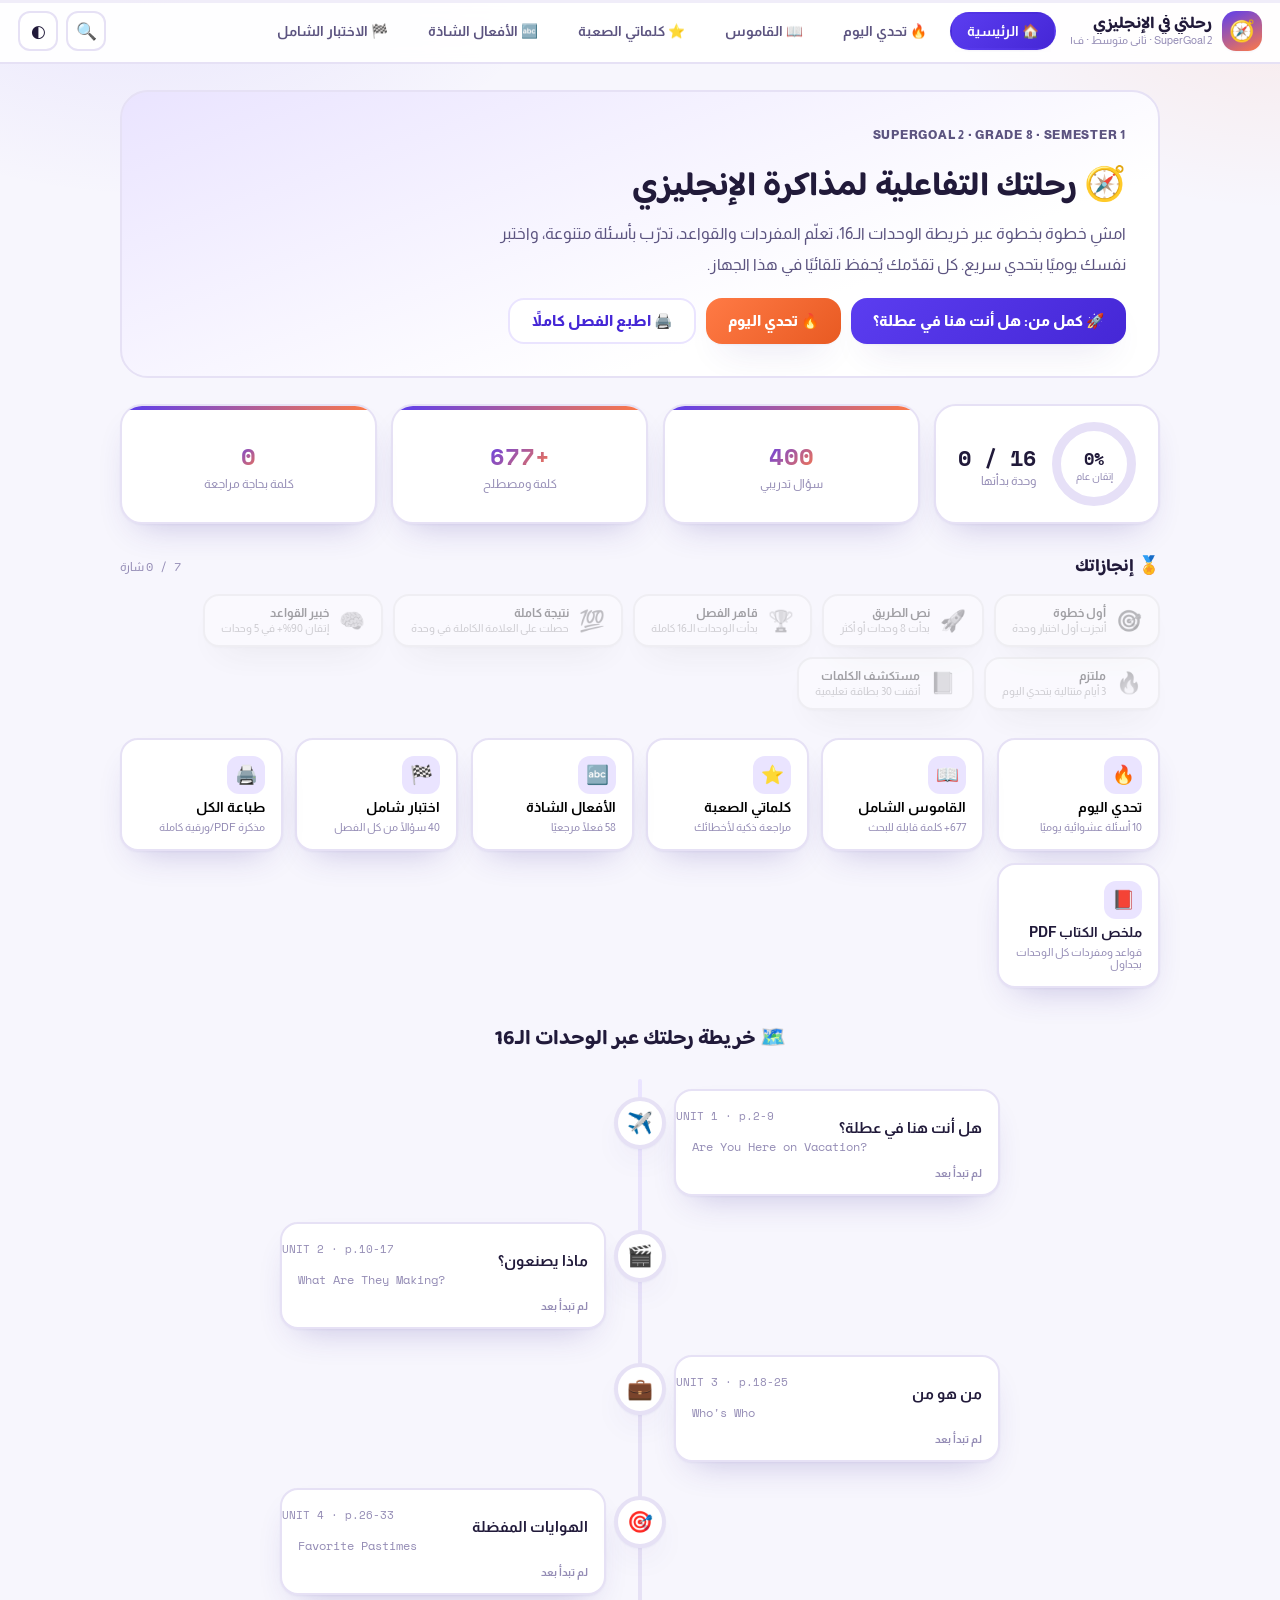
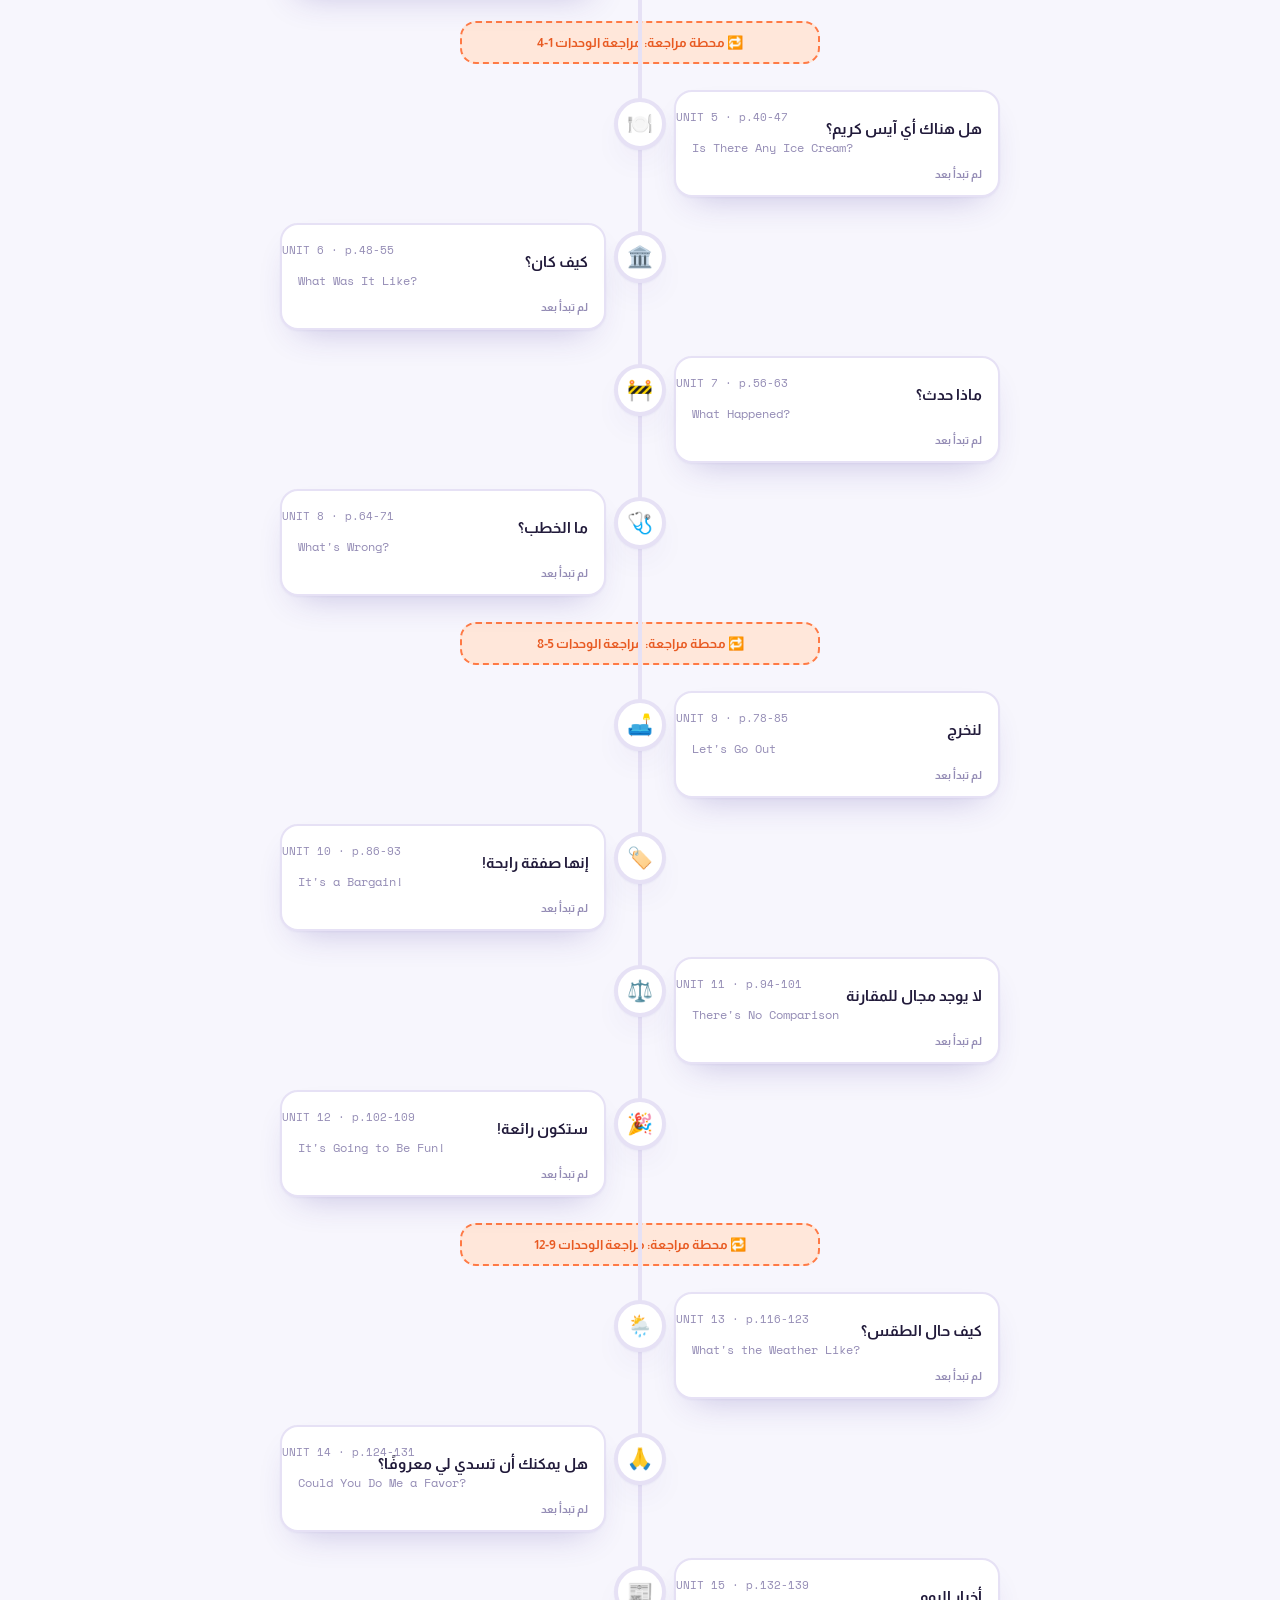
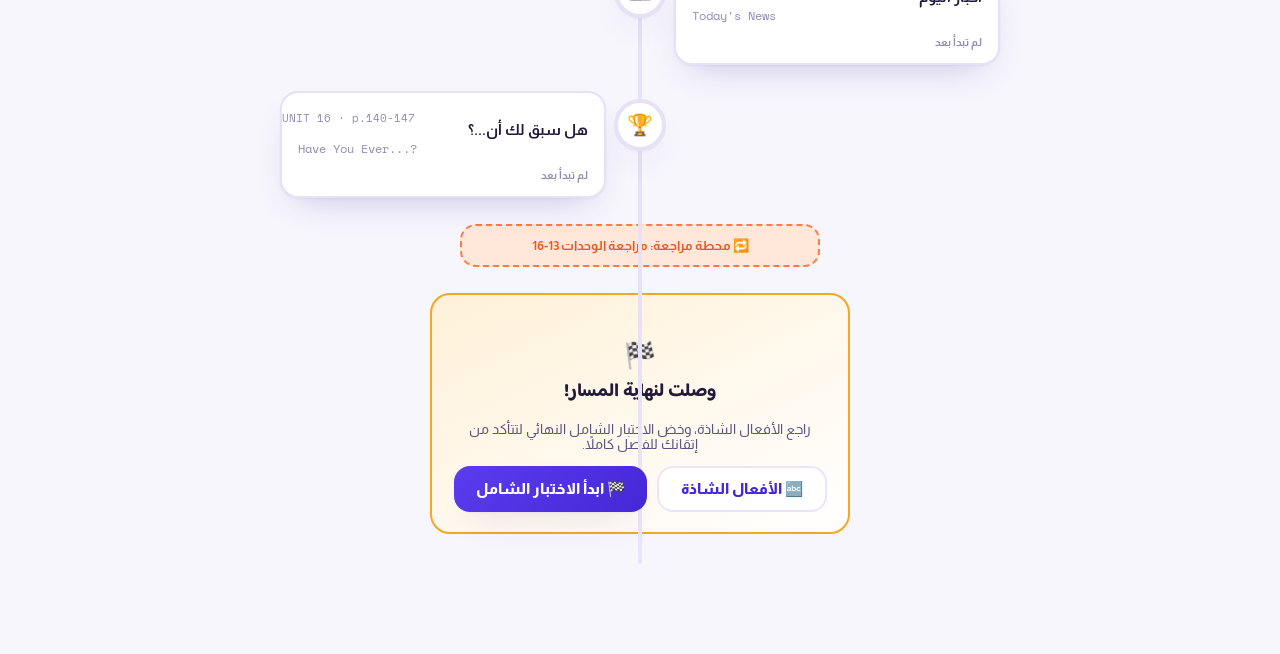
<file: index.html>
<!doctype html>
<html lang="ar" dir="rtl">
<head>
<meta charset="utf-8">
<meta name="viewport" content="width=device-width, initial-scale=1">
<title>رحلتي في الإنجليزي</title>
<meta name="description" content="رحلة تفاعلية كاملة لمذاكرة الإنجليزي - ثاني متوسط - الفصل الأول: خريطة وحدات، مفردات، قواعد، اختبارات، تحدي يومي وبطاقات تعليمية">
<link rel="preconnect" href="https://fonts.googleapis.com">
<link rel="preconnect" href="https://fonts.gstatic.com" crossorigin>
<link href="https://fonts.googleapis.com/css2?family=Baloo+Bhaijaan+2:wght@500;600;700;800&family=Almarai:wght@400;700;800&family=Space+Mono:wght@400;700&display=swap" rel="stylesheet">
<style>
  :root{
    --bg:#F7F6FD; --surface:#FFFFFF; --surface-2:#F1EEFB; --surface-3:#E6E0F7;
    --ink:#211A3A; --ink-soft:#5C5480; --ink-faint:#948CB5;
    --primary:#5B3DF0; --primary-strong:#4527D6; --primary-soft:#EAE4FF;
    --accent:#FF7A45; --accent-strong:#E85A22; --accent-soft:#FFE7DA;
    --gold:#F5A623; --gold-soft:#FFF1D8;
    --success:#16A34A; --success-soft:#DCFCE7;
    --error:#E11D48; --error-soft:#FFE1E8;
    --border:#E6E1F5; --shadow:0 1px 2px rgba(60,40,150,.05), 0 16px 36px -18px rgba(60,40,150,.30);
    --radius:22px; --radius-sm:14px;
    color-scheme: light;
  }
  @media (prefers-color-scheme: dark){
    :root:not([data-theme="light"]){
      --bg:#15101F; --surface:#1F1832; --surface-2:#271F3F; --surface-3:#32294F;
      --ink:#F2EEFB; --ink-soft:#C7BEE2; --ink-faint:#8F84B3;
      --primary:#9484FF; --primary-strong:#B0A3FF; --primary-soft:#342A5C;
      --accent:#FF9868; --accent-strong:#FFB08C; --accent-soft:#4A2E1E;
      --gold:#FDC759; --gold-soft:#493919;
      --success:#4ADE80; --success-soft:#153B26;
      --error:#FF6E8A; --error-soft:#451826;
      --border:#392E58; --shadow:0 1px 2px rgba(0,0,0,.25), 0 16px 36px -18px rgba(0,0,0,.65);
      color-scheme: dark;
    }
  }
  :root[data-theme="dark"]{
    --bg:#15101F; --surface:#1F1832; --surface-2:#271F3F; --surface-3:#32294F;
    --ink:#F2EEFB; --ink-soft:#C7BEE2; --ink-faint:#8F84B3;
    --primary:#9484FF; --primary-strong:#B0A3FF; --primary-soft:#342A5C;
    --accent:#FF9868; --accent-strong:#FFB08C; --accent-soft:#4A2E1E;
    --gold:#FDC759; --gold-soft:#493919;
    --success:#4ADE80; --success-soft:#153B26;
    --error:#FF6E8A; --error-soft:#451826;
    --border:#392E58; --shadow:0 1px 2px rgba(0,0,0,.25), 0 16px 36px -18px rgba(0,0,0,.65);
    color-scheme: dark;
  }
  *{box-sizing:border-box;}
  html,body{margin:0; padding:0;}
  body{
    background:
      radial-gradient(680px 420px at 12% -6%, color-mix(in srgb, var(--primary) 10%, transparent), transparent 60%),
      radial-gradient(620px 380px at 100% 0%, color-mix(in srgb, var(--accent) 10%, transparent), transparent 55%),
      var(--bg);
    background-attachment:fixed;
    color:var(--ink); font-family:"Almarai","Tahoma",sans-serif;
    min-height:100vh; -webkit-font-smoothing:antialiased;
  }
  h1,h2,h3,.display{font-family:"Baloo Bhaijaan 2","Almarai",sans-serif; font-weight:700; margin:0;}
  .en{font-family:"Space Mono",monospace; direction:ltr; unicode-bidi:isolate;}
  a{color:inherit;}
  button{font-family:inherit; cursor:pointer;}
  ::selection{background:var(--primary-soft);}

  /* ---------- Topbar ---------- */
  #topbar{
    position:sticky; top:0; z-index:40; display:flex; align-items:center; gap:14px;
    padding:10px 18px; background:color-mix(in srgb, var(--surface) 92%, transparent);
    backdrop-filter:blur(10px); border-bottom:2px solid var(--border);
  }
  .brand{display:flex; align-items:center; gap:10px; flex:0 1 auto; min-width:0;}
  .brand-badge{
    width:40px; height:40px; border-radius:14px; background:linear-gradient(155deg,var(--primary),var(--accent));
    display:flex; align-items:center; justify-content:center; font-size:1.3rem; box-shadow:var(--shadow); flex:none;
  }
  .brand-text{display:flex; flex-direction:column; line-height:1.15; min-width:0; overflow:hidden;}
  .brand-text b{font-size:1.05rem; font-family:"Baloo Bhaijaan 2"; white-space:nowrap; overflow:hidden; text-overflow:ellipsis;}
  .brand-text span{font-size:.68rem; color:var(--ink-faint); white-space:nowrap; overflow:hidden; text-overflow:ellipsis;}
  #topnav{display:flex; gap:6px; overflow-x:auto; flex:1; scrollbar-width:none; padding:2px 0;}
  #topnav::-webkit-scrollbar{display:none;}
  .nav-chip{
    flex:none; padding:9px 15px; border-radius:999px; border:2px solid transparent; background:none;
    color:var(--ink-soft); font-weight:700; font-size:.85rem; white-space:nowrap; transition:.15s;
  }
  .nav-chip:hover{background:var(--surface-2);}
  .nav-chip.active{background:linear-gradient(135deg,var(--primary),var(--primary-strong)); color:#fff; box-shadow:var(--shadow);}
  .top-actions{display:flex; align-items:center; gap:8px; flex:none;}
  .icon-btn{
    width:40px; height:40px; border-radius:12px; border:2px solid var(--border); background:var(--surface);
    color:var(--ink); font-size:1.05rem; display:flex; align-items:center; justify-content:center; flex:none;
    transition:border-color .15s, transform .15s;
  }
  .icon-btn:hover{border-color:var(--primary); transform:translateY(-2px);}
  #menuToggle{display:none;}

  /* ---------- Layout ---------- */
  .content-wrap{max-width:1080px; margin:0 auto; padding:26px 20px 90px;}
  .card{
    background:var(--surface); border:2px solid var(--border); border-radius:var(--radius);
    padding:22px; box-shadow:var(--shadow); transition:transform .2s ease, box-shadow .2s ease;
  }
  .stack{display:flex; flex-direction:column; gap:16px;}
  .chip{
    display:inline-flex; align-items:center; gap:6px; padding:7px 14px; border-radius:999px;
    background:var(--surface-2); color:var(--ink-soft); font-size:.78rem; font-weight:700; border:2px solid var(--border);
  }
  .chip.gold{background:var(--gold-soft); color:var(--gold); border-color:transparent;}
  .btn{
    border:none; border-radius:16px; padding:12px 22px; font-weight:800; font-size:.92rem;
    background:linear-gradient(135deg,var(--primary),var(--primary-strong)); color:#fff; box-shadow:var(--shadow);
    display:inline-flex; align-items:center; gap:8px; transition:transform .15s, box-shadow .15s, filter .15s;
  }
  .btn.secondary{background:var(--surface); color:var(--primary-strong); border:2px solid var(--primary-soft); box-shadow:none;}
  .btn.ghost{background:none; color:var(--ink-soft); border:2px solid var(--border); box-shadow:none;}
  .btn.accent{background:linear-gradient(135deg,var(--accent),var(--accent-strong)); box-shadow:var(--shadow);}
  .btn:disabled{opacity:.5; cursor:default;}
  .btn:hover:not(:disabled){transform:translateY(-2px); filter:brightness(1.05);}
  .btn:active:not(:disabled){transform:scale(.96);}
  button:focus-visible, a:focus-visible, input:focus-visible, select:focus-visible{
    outline:3px solid var(--accent); outline-offset:2px;
  }

  /* ---------- Achievement badges ---------- */
  .badges-row{display:flex; flex-wrap:wrap; gap:10px; margin-bottom:28px;}
  .badge{
    display:flex; align-items:center; gap:10px; padding:10px 16px; border-radius:16px; border:2px solid var(--border);
    background:var(--surface); box-shadow:var(--shadow); opacity:.4; filter:grayscale(1);
  }
  .badge.earned{opacity:1; filter:none; border-color:var(--gold);}
  .badge .b-ic{font-size:1.3rem;}
  .badge .b-text{display:flex; flex-direction:column; line-height:1.25;}
  .badge .b-text b{font-size:.78rem;}
  .badge .b-text span{font-size:.66rem; color:var(--ink-faint);}

  /* ---------- Search Modal ---------- */
  .modal-overlay{
    position:fixed; inset:0; background:rgba(20,10,5,0.55); z-index:80;
    display:flex; align-items:flex-start; justify-content:center; padding:8vh 16px;
  }
  .modal-overlay[hidden]{display:none;}
  .modal-box{
    width:100%; max-width:640px; background:var(--surface); border-radius:var(--radius);
    border:2px solid var(--border); box-shadow:0 30px 60px -20px rgba(0,0,0,0.5); max-height:78vh; overflow:auto;
  }
  .modal-head{padding:18px 20px; border-bottom:2px solid var(--border); display:flex; gap:10px; align-items:center;}
  .modal-head input{
    flex:1; border:none; background:none; font-size:1.05rem; color:var(--ink); outline:none; font-family:inherit;
  }
  .modal-body{padding:14px 20px 22px;}
  .unit-pick-grid{display:grid; grid-template-columns:repeat(auto-fill,minmax(150px,1fr)); gap:10px; margin-top:6px;}
  .unit-pick{
    border:2px solid var(--border); border-radius:14px; padding:10px 12px; background:var(--surface-2);
    text-align:start; display:flex; flex-direction:column; gap:2px;
  }
  .unit-pick:hover{border-color:var(--primary);}
  .unit-pick b{font-size:.85rem;}
  .unit-pick span{font-size:.7rem; color:var(--ink-faint);}
  .search-result{
    display:flex; justify-content:space-between; align-items:center; padding:10px 12px; border-radius:12px;
  }
  .search-result:hover{background:var(--surface-2);}

  /* ---------- Home hero + journey ---------- */
  .hero{
    background:linear-gradient(160deg, var(--primary-soft), var(--surface) 70%); border:2px solid var(--border);
    border-radius:28px; padding:32px; position:relative; overflow:hidden; margin-bottom:26px;
  }
  .hero-eyebrow{font-size:.78rem; font-weight:800; color:var(--primary-strong); letter-spacing:.06em;}
  .hero h1{font-size:clamp(1.5rem, 4.2vw + 0.8rem, 2.1rem); margin:8px 0 10px; line-height:1.3;}
  .hero p{color:var(--ink-soft); max-width:640px; line-height:1.9; margin:0 0 18px;}
  .hero-actions{display:flex; flex-wrap:wrap; gap:10px;}
  .streak-badge{
    position:absolute; top:24px; inset-inline-end:28px; background:var(--surface); border:2px solid var(--gold);
    border-radius:16px; padding:10px 16px; text-align:center; box-shadow:var(--shadow);
  }
  .streak-badge b{font-size:1.4rem; color:var(--gold); display:block;}
  .streak-badge span{font-size:.68rem; color:var(--ink-faint);}

  .stats-row{display:grid; grid-template-columns:auto repeat(3,1fr); gap:14px; margin-bottom:28px; align-items:stretch;}
  .ring-card{
    background:var(--surface); border:2px solid var(--border); border-radius:var(--radius); padding:16px 22px;
    display:flex; align-items:center; gap:16px; box-shadow:var(--shadow);
  }
  .ring-wrap{position:relative; width:84px; height:84px; flex:none;}
  .ring-wrap svg{transform:rotate(-90deg);}
  .ring-label{position:absolute; inset:0; display:flex; align-items:center; justify-content:center; flex-direction:column;}
  .ring-label b{font-size:1.05rem;}
  .ring-label span{font-size:.6rem; color:var(--ink-faint);}
  .stat-tile{
    background:var(--surface); border:2px solid var(--border); border-radius:var(--radius); padding:16px;
    display:flex; flex-direction:column; justify-content:center; align-items:center; text-align:center; box-shadow:var(--shadow);
    transition:transform .15s, box-shadow .15s; position:relative; overflow:hidden;
  }
  .stat-tile::before{
    content:''; position:absolute; inset-inline-start:0; top:0; height:4px; width:100%;
    background:linear-gradient(90deg,var(--primary),var(--accent));
  }
  .stat-tile:hover{transform:translateY(-3px);}
  .stat-tile b{font-size:1.5rem; font-family:"Space Mono",monospace; background:linear-gradient(135deg,var(--primary),var(--accent)); -webkit-background-clip:text; background-clip:text; color:transparent;}
  .stat-tile span{font-size:.72rem; color:var(--ink-faint); margin-top:4px;}

  .tools-row{display:grid; grid-template-columns:repeat(auto-fit,minmax(150px,1fr)); gap:12px; margin-bottom:34px;}
  .tool-tile{
    background:var(--surface); border:2px solid var(--border); border-radius:18px; padding:16px;
    display:flex; flex-direction:column; gap:6px; text-align:start; box-shadow:var(--shadow);
    transition:transform .15s, border-color .15s; text-decoration:none;
  }
  .tool-tile:hover{border-color:var(--accent); transform:translateY(-3px);}
  .tool-tile .ic{
    font-size:1.15rem; width:38px; height:38px; border-radius:12px; background:var(--primary-soft);
    display:flex; align-items:center; justify-content:center;
  }
  .tool-tile b{font-size:.86rem;}
  .tool-tile span{font-size:.7rem; color:var(--ink-faint);}

  .journey-title{margin:0 0 22px; font-size:1.3rem; text-align:center;}
  .journey{position:relative; padding:10px 0 30px; max-width:720px; margin:0 auto;}
  .journey::before{
    content:""; position:absolute; top:0; bottom:0; inset-inline-start:50%; width:4px; margin-inline-start:-2px;
    border-radius:4px;
    background:linear-gradient(to bottom, var(--primary-soft), var(--border) 12%, var(--border) 88%, var(--primary-soft));
  }
  .j-row{position:relative; display:flex; margin-bottom:26px;}
  .j-row.left{justify-content:flex-start;}
  .j-row.right{justify-content:flex-end;}
  .j-card{
    width:calc(50% - 34px); background:var(--surface); border:2px solid var(--border); border-radius:18px;
    padding:14px 16px; box-shadow:var(--shadow); position:relative; text-align:start; transition:transform .15s, border-color .15s;
  }
  .j-card:hover{transform:translateY(-3px); border-color:var(--primary);}
  .j-node{
    position:absolute; top:8px; inset-inline-start:50%; margin-inline-start:-26px; width:52px; height:52px;
    border-radius:50%; background:var(--surface); border:4px solid var(--border); display:flex; align-items:center;
    justify-content:center; font-size:1.3rem; z-index:2; box-shadow:var(--shadow);
  }
  .j-node.done{border-color:var(--success);}
  .j-node.mid{border-color:var(--gold);}
  .j-row .j-num{position:absolute; top:16px; inset-inline-start:0; font-family:"Space Mono"; font-size:.7rem; color:var(--ink-faint);}
  .j-card b.jt{display:block; font-size:.95rem; margin-bottom:2px;}
  .j-card .jt-en{font-size:.72rem; color:var(--ink-faint); display:block; margin-bottom:8px;}
  .j-score{font-size:.7rem; font-weight:700; color:var(--success);}
  .j-expansion{
    margin:8px auto 26px; max-width:360px; text-align:center; background:var(--accent-soft); border:2px dashed var(--accent);
    border-radius:16px; padding:12px; font-size:.82rem; color:var(--accent-strong); font-weight:700;
  }
  .j-finish{
    margin:10px auto 0; max-width:420px; text-align:center; background:linear-gradient(155deg,var(--gold-soft),var(--surface));
    border:2px solid var(--gold); border-radius:20px; padding:20px;
  }

  /* ---------- Unit page ---------- */
  .unit-head{
    background:var(--surface); border:2px solid var(--border); border-radius:24px; padding:24px; margin-bottom:18px;
  }
  .unit-head .eyebrow{font-size:.75rem; color:var(--ink-faint); font-weight:700;}
  .unit-head h1{font-size:clamp(1.25rem, 3vw + 0.7rem, 1.7rem); margin:6px 0 4px; display:flex; align-items:center; gap:10px; line-height:1.3;}
  .unit-head .en-title{color:var(--ink-soft); font-size:1rem; margin-bottom:12px; display:block;}
  .func-chips{display:flex; flex-wrap:wrap; gap:7px;}

  .rail{
    position:sticky; top:66px; z-index:20; display:flex; gap:6px; overflow-x:auto; padding:10px 4px;
    background:var(--bg); margin-bottom:6px; scrollbar-width:none;
  }
  .rail::-webkit-scrollbar{display:none;}
  .rail-chip{
    flex:none; padding:8px 14px; border-radius:999px; border:2px solid var(--border); background:var(--surface);
    font-size:.8rem; font-weight:700; color:var(--ink-soft);
  }
  .rail-chip.on{background:var(--ink); color:var(--bg); border-color:var(--ink);}

  .station{
    background:var(--surface); border:2px solid var(--border); border-radius:24px; padding:24px;
    padding-inline-start:29px; margin-bottom:20px; scroll-margin-top:120px; position:relative; overflow:hidden;
  }
  .station::before{
    content:''; position:absolute; inset-inline-start:0; top:0; bottom:0; width:5px;
    background:linear-gradient(180deg,var(--primary),var(--gold)); opacity:.9;
  }
  .station-head{display:flex; align-items:center; gap:12px; margin-bottom:16px;}
  .station-num{
    width:36px; height:36px; border-radius:12px; background:var(--primary); color:#fff; font-family:"Space Mono";
    display:flex; align-items:center; justify-content:center; font-weight:700; flex:none;
    box-shadow:0 6px 14px -6px color-mix(in srgb, var(--primary) 70%, transparent);
  }
  .station-head h2{font-size:1.15rem;}
  @media (prefers-reduced-motion: no-preference){
    .station{animation:sg2FadeUp .5s ease-out backwards;}
    .station:nth-of-type(1){animation-delay:.02s;} .station:nth-of-type(2){animation-delay:.05s;}
    .station:nth-of-type(3){animation-delay:.08s;} .station:nth-of-type(4){animation-delay:.11s;}
    .station:nth-of-type(5){animation-delay:.14s;} .station:nth-of-type(6){animation-delay:.17s;}
    .station:nth-of-type(7){animation-delay:.20s;} .station:nth-of-type(8){animation-delay:.23s;}
    @keyframes sg2FadeUp{from{opacity:0; transform:translateY(16px);} to{opacity:1; transform:translateY(0);}}
  }

  .hook-box{
    background:var(--accent-soft); border:2px solid var(--accent); border-radius:16px; padding:16px 18px; line-height:1.9; color:var(--ink);
  }

  .vocab-grid{display:grid; grid-template-columns:repeat(auto-fill,minmax(220px,1fr)); gap:10px;}
  .vocab-item{
    display:flex; align-items:center; justify-content:space-between; gap:8px; background:var(--surface-2);
    border:2px solid var(--border); border-radius:14px; padding:10px 12px; position:relative;
    border-inline-start:5px solid var(--cat-color, var(--border));
    transition:transform .15s ease, box-shadow .15s ease;
  }
  .vocab-item:hover{transform:translateY(-2px); box-shadow:0 10px 20px -12px rgba(0,0,0,.25);}
  .vocab-item[data-cat="nouns"]{--cat-color:#3B6FE0;}
  .vocab-item[data-cat="verbs"]{--cat-color:#FF7A45;}
  .vocab-item[data-cat="adjectives"]{--cat-color:#F5A623;}
  .vocab-item[data-cat="adverbs"]{--cat-color:#14B8A6;}
  .vocab-item[data-cat="expressions"]{--cat-color:#EC4899;}
  .vocab-item .vw{font-weight:700; font-family:"Space Mono"; direction:ltr; text-align:left;}
  .vocab-item .va{color:var(--ink-soft); font-size:.85rem; flex:1; text-align:end;}
  .vocab-item .wtag{font-size:.62rem; color:var(--ink-faint); margin-inline-start:4px;}
  .cat-pill{
    font-size:.6rem; font-weight:800; color:#fff; background:var(--cat-color,var(--ink-faint));
    border-radius:999px; padding:2px 7px; flex:none; white-space:nowrap;
  }
  .star-btn{background:none; border:none; font-size:1.1rem; color:var(--ink-faint); flex:none;}
  .star-btn.on{color:var(--gold);}
  .vocab-item .item-actions{display:flex; align-items:center; gap:6px; flex:none;}
  .vocab-group h3{font-size:.95rem; margin-bottom:10px; display:flex; align-items:center; gap:8px;}
  .vocab-group{margin-bottom:16px;}
  .vocab-group h3 .qtag{font-size:.65rem; background:var(--surface-3); padding:3px 9px; border-radius:999px; color:var(--ink-soft); font-weight:700;}

  .g-card{border:2px solid var(--border); border-radius:18px; padding:16px 18px; background:var(--surface-2); margin-bottom:14px;}
  .g-card h3{font-size:1rem; margin-bottom:4px;}
  .g-card .en-sub{font-size:.78rem; color:var(--ink-faint); display:block; margin-bottom:10px;}
  .g-card p{line-height:1.9; color:var(--ink-soft); margin:0 0 10px;}
  .ex-row{display:flex; flex-direction:column; gap:2px; padding:8px 12px; background:var(--surface); border-radius:10px; margin-bottom:6px; border-inline-start:4px solid var(--primary);}
  .ex-row .en{font-weight:600;}
  .ex-row .ar{color:var(--ink-faint); font-size:.82rem;}
  .callout{border-radius:16px; padding:14px 16px; margin-top:14px; line-height:1.85;}
  .callout.mistake{background:var(--surface-2); border:2px solid var(--error);}
  .callout.tip{background:var(--gold-soft); border:2px solid var(--gold);}
  .callout b{display:block; margin-bottom:6px;}
  .callout .wrong-box, .callout .right-box{
    display:flex; align-items:center; gap:8px; border-radius:10px; padding:8px 12px; margin-bottom:6px;
    font-family:"Space Mono"; font-weight:700;
  }
  .callout .wrong-box{background:var(--error-soft); color:var(--error);}
  .callout .right-box{background:var(--success-soft); color:var(--success);}
  .callout .wrong-box .en{text-decoration:line-through;}
  .callout .wrong{color:var(--error); text-decoration:line-through; font-family:"Space Mono";}
  .callout .right{color:var(--success); font-family:"Space Mono"; font-weight:700;}

  /* ---------- Quiz ---------- */
  .qsection{margin-bottom:22px;}
  .qsection h3{font-size:1rem; margin-bottom:12px; display:flex; align-items:center; gap:8px;}
  .qsection .qtag{font-size:.62rem; background:var(--surface-3); padding:3px 9px; border-radius:999px; color:var(--ink-soft); font-family:"Space Mono"; font-weight:700;}
  .qitem{background:var(--surface-2); border:2px solid var(--border); border-radius:16px; padding:14px 16px; margin-bottom:10px;}
  .qtext{font-weight:700; margin-bottom:10px; line-height:1.7;}
  .opts{display:flex; flex-direction:column; gap:8px;}
  .opt-btn{
    text-align:start; padding:10px 14px; border-radius:12px; border:2px solid var(--border); background:var(--surface);
    color:var(--ink); font-weight:600;
  }
  .opt-btn.selected{border-color:var(--accent); background:var(--accent-soft);}
  .opt-btn.correct{border-color:var(--success); background:var(--success-soft);}
  .opt-btn.wrong{border-color:var(--error); background:var(--error-soft);}
  .tf-row{display:flex; gap:10px;}
  .tf-row .opt-btn{flex:1; text-align:center;}
  .qitem input[type=text]{
    width:100%; padding:10px 14px; border-radius:12px; border:2px solid var(--border); background:var(--surface);
    color:var(--ink); font-size:.95rem; font-family:"Space Mono";
  }
  .feedback{margin-top:8px; font-size:.82rem; font-weight:700;}
  .feedback.ok{color:var(--success);}
  .feedback.bad{color:var(--error);}
  .match-row{display:flex; align-items:center; gap:10px; margin-bottom:8px;}
  .match-row .vw{flex:1; font-family:"Space Mono"; font-weight:700; direction:ltr; text-align:left;}
  .match-row select{flex:1; padding:9px; border-radius:10px; border:2px solid var(--border); background:var(--surface); color:var(--ink);}

  .quiz-meta{
    display:flex; justify-content:space-between; align-items:center; flex-wrap:wrap; gap:8px;
    background:var(--surface-2); border:2px solid var(--border); border-radius:14px; padding:10px 16px;
    margin-bottom:18px; font-size:.8rem; color:var(--ink-soft); font-variant-numeric:tabular-nums; position:sticky; top:112px; z-index:5;
  }
  .quiz-meta-item{display:flex; align-items:center; gap:6px;}
  #quizTimer{font-family:"Space Mono";}
  .quiz-actions{display:flex; gap:10px; flex-wrap:wrap; align-items:center; margin-top:10px;}
  .score-pill{font-family:"Space Mono"; font-weight:700; background:var(--surface); border:2px solid var(--border); border-radius:999px; padding:8px 16px; font-size:.9rem;}

  /* ---------- Flashcards ---------- */
  .fc-wrap{display:flex; flex-direction:column; align-items:center; gap:14px;}
  .fc-counter{color:var(--ink-faint); font-size:.85rem; font-family:"Space Mono";}
  .flashcard{
    width:100%; max-width:420px; height:230px; border-radius:24px; background:linear-gradient(160deg,var(--primary-soft),var(--surface));
    border:2px solid var(--border); display:flex; align-items:center; justify-content:center; text-align:center;
    padding:24px; cursor:pointer; box-shadow:var(--shadow); position:relative;
  }
  .flashcard .fc-face-en{font-family:"Space Mono"; font-size:1.5rem; font-weight:700; direction:ltr;}
  .flashcard .fc-face-ar{font-family:"Baloo Bhaijaan 2"; font-size:1.35rem; font-weight:700; color:var(--primary-strong);}
  .flashcard .fc-hint{position:absolute; bottom:12px; font-size:.7rem; color:var(--ink-faint);}
  .flashcard .fc-known-tag{position:absolute; top:10px; inset-inline-end:12px; font-size:.66rem; background:var(--success-soft); color:var(--success); padding:2px 8px; border-radius:999px; font-weight:700;}
  .fc-controls{display:flex; gap:10px; flex-wrap:wrap; justify-content:center;}
  .fc-know-row{display:flex; gap:10px;}
  .fc-toolbar{width:100%; display:flex; justify-content:center;}
  .fc-filter{font-size:.78rem; color:var(--ink-soft); display:flex; gap:6px; align-items:center;}

  /* ---------- Self check ---------- */
  .self-row{display:flex; align-items:flex-start; gap:10px; padding:10px 12px; border-radius:14px; border:2px solid var(--border); background:var(--surface-2);}
  .self-row.done{border-color:var(--success); background:var(--success-soft);}
  .self-row input{margin-top:3px;}
  .self-list{display:flex; flex-direction:column; gap:8px;}

  /* ---------- Weak words / glossary ---------- */
  .weak-row{display:flex; align-items:center; gap:10px; background:var(--surface-2); border:2px solid var(--border); border-radius:14px; padding:10px 14px;}
  .weak-row .vw{flex:none; width:150px; font-family:"Space Mono"; font-weight:700; direction:ltr;}
  .weak-row .va{flex:1; color:var(--ink-soft);}
  .weak-row .wtag{font-size:.65rem; color:var(--ink-faint);}
  .weak-row .rm-btn{flex:none; background:none; border:2px solid var(--border); border-radius:10px; padding:5px 10px; font-size:.75rem; color:var(--error);}
  .glossary-controls{display:flex; gap:10px; flex-wrap:wrap; margin-bottom:16px;}
  .glossary-controls select, .glossary-controls input{padding:9px 14px; border-radius:12px; border:2px solid var(--border); background:var(--surface); color:var(--ink); font-size:.85rem; min-width:0; max-width:100%;}
  .glossary-controls input{flex:2 1 180px;}
  .glossary-controls select{flex:1 1 140px;}

  .irr-table{width:100%; border-collapse:separate; border-spacing:0 8px;}
  .irr-table th{text-align:start; color:var(--ink-faint); font-size:.75rem; padding:0 12px;}
  .irr-table td{background:var(--surface-2); padding:10px 12px; font-family:"Space Mono"; border-top:2px solid var(--border); border-bottom:2px solid var(--border);}
  .irr-table td:first-child{border-inline-start:2px solid var(--border); border-radius:12px 0 0 12px;}
  .irr-table td:last-child{border-inline-end:2px solid var(--border); border-radius:0 12px 12px 0; font-family:"Almarai";}
  .table-wrap{overflow-x:auto;}

  .page-header{margin-bottom:20px;}
  .page-header .eyebrow{font-size:.78rem; font-weight:800; color:var(--primary-strong);}
  .page-header h1{font-size:clamp(1.25rem, 3vw + 0.7rem, 1.7rem); margin:6px 0 10px; display:flex; align-items:center; gap:10px; flex-wrap:wrap; line-height:1.3;}
  .chips{display:flex; flex-wrap:wrap; gap:8px;}

  /* ---------- Toast / Confetti ---------- */
  #toast{
    position:fixed; bottom:24px; inset-inline-start:50%; transform:translateX(-50%); z-index:200;
    background:var(--ink); color:var(--bg); padding:12px 22px; border-radius:999px; font-weight:700; font-size:.85rem;
    opacity:0; pointer-events:none; transition:.25s; box-shadow:var(--shadow);
  }
  [dir="rtl"] #toast{transform:translateX(50%);}
  #toast.show{opacity:1;}
  #confettiRoot{position:fixed; inset:0; pointer-events:none; z-index:300; overflow:hidden;}
  .confetti-piece{position:absolute; top:-20px; width:9px; height:14px; border-radius:2px; opacity:.9;}

  /* ---------- Print ---------- */
  @media print{
    #topbar,.rail,.quiz-actions,.quiz-meta,#toast,.modal-overlay,.star-btn,.fc-toolbar,.fc-controls,.fc-know-row{display:none !important;}
    body{background:#fff; color:#000;}
    .content-wrap{max-width:100%;}
    .card,.station,.unit-head,.g-card{break-inside:avoid; box-shadow:none; border-color:#ccc;}
  }
  body.printing-all .content-wrap > *:not(#printAllRoot){display:none !important;}
  body.printing-all #printAllRoot{display:block !important;}
  #printAllRoot{display:none;}
  #printAllRoot .p-unit{padding:18px 0; border-bottom:2px dashed #ccc; break-inside:avoid;}

  /* ---------- Mobile ---------- */
  /* ---------- Tablet (900px and below): tighten spacing, keep two-column layouts ---------- */
  @media (max-width:900px){
    .content-wrap{padding:20px 16px 80px;}
    .hero{padding:24px 20px;}
    .stats-row{grid-template-columns:repeat(3,1fr);}
    .ring-card{grid-column:1 / -1;}
  }

  /* ---------- Mobile (760px and below): switch to single-column, compact topbar ---------- */
  @media (max-width:760px){
    #topnav{display:none;}
    #menuToggle{display:flex;}
    #topbar{gap:8px; padding:8px 12px;}
    .brand-badge{width:34px; height:34px; font-size:1.1rem; border-radius:11px;}
    .brand-text b{font-size:.92rem;}
    .brand-text span{font-size:.6rem;}
    .top-actions{gap:6px;}
    .icon-btn{width:37px; height:37px; font-size:.95rem; border-radius:10px;}

    .hero{padding:20px 16px; border-radius:20px;}
    .streak-badge{
      position:static; margin-bottom:14px; display:inline-flex; align-items:center; gap:8px;
      padding:8px 14px; text-align:start;
    }
    .streak-badge b{font-size:1.1rem; display:inline;}
    .streak-badge span{display:inline;}
    .hero-actions .btn{flex:1 1 auto; justify-content:center; font-size:.85rem; padding:12px 14px;}

    .stats-row{grid-template-columns:repeat(3,1fr); gap:8px;}
    .ring-card{grid-column:1 / -1; padding:14px 18px;}
    .stat-tile{padding:12px 6px;}
    .stat-tile b{font-size:1.1rem;}
    .stat-tile span{font-size:.65rem;}
    .tools-row{grid-template-columns:1fr 1fr; gap:10px;}
    .tool-tile{padding:13px;}

    .journey-title{font-size:1.1rem; margin-bottom:16px;}
    .j-card{width:calc(100% - 56px);}
    .j-row.left,.j-row.right{justify-content:flex-end;}
    .journey::before{inset-inline-start:20px;}
    .j-node{inset-inline-start:20px; margin-inline-start:-24px; width:44px; height:44px; font-size:1.1rem;}
    .j-num{position:static; display:block; margin-bottom:4px;}
    .j-expansion{max-width:none; font-size:.78rem; padding:10px;}

    .unit-head{padding:18px 16px; border-radius:18px;}
    .rail{top:52px; gap:5px; padding:8px 2px;}
    .rail-chip{padding:7px 12px; font-size:.75rem;}
    .station{padding:18px 16px; border-radius:18px; scroll-margin-top:150px;}
    .station-head{gap:9px; margin-bottom:12px;}
    .station-num{width:30px; height:30px; font-size:.85rem; border-radius:10px;}
    .station-head h2{font-size:1.02rem;}

    .quiz-meta{top:100px; padding:9px 12px; font-size:.75rem;}
    .vocab-grid{grid-template-columns:1fr;}
    .match-row{flex-wrap:wrap;}
    .match-row .vw{flex:1 1 100%;}
    .match-row select{flex:1 1 100%;}

    .modal-overlay{padding:0; align-items:stretch;}
    .modal-box{max-width:100%; max-height:100vh; height:100vh; border-radius:0; border:none;}
    .unit-pick-grid{grid-template-columns:repeat(auto-fill,minmax(130px,1fr));}

    .flashcard{height:200px; padding:18px;}
    .fc-controls .btn, .fc-know-row .btn{flex:1 1 auto; justify-content:center; padding:11px 10px; font-size:.82rem;}
  }

  /* ---------- Small phones (400px and below): extra compaction ---------- */
  @media (max-width:400px){
    .brand-text span{display:none;}
    .stats-row{grid-template-columns:repeat(3,1fr); gap:6px;}
    .stat-tile{padding:10px 4px;}
    .stat-tile b{font-size:.98rem;}
    .stat-tile span{font-size:.58rem;}
    .tools-row{grid-template-columns:1fr 1fr;}
    .hero h1{font-size:1.35rem;}
    .hero p{font-size:.85rem; line-height:1.75;}
    .modal-head input{font-size:.95rem;}
  }

  /* ---------- Large desktop: keep content comfortably centered ---------- */
  @media (min-width:1500px){
    .content-wrap{max-width:1180px;}
  }
</style>
<link rel="stylesheet" href="style-enhancements.css">
</head>
<body>
<header id="topbar">
  <div class="brand">
    <div class="brand-badge">🧭</div>
    <div class="brand-text"><b>رحلتي في الإنجليزي</b><span>SuperGoal 2 · ثاني متوسط · ف١</span></div>
  </div>
  <nav id="topnav">
    <button class="nav-chip" data-route="/" onclick="goTo('/')">🏠 الرئيسية</button>
    <button class="nav-chip" data-route="/daily" onclick="goTo('/daily')">🔥 تحدي اليوم</button>
    <button class="nav-chip" data-route="/glossary" onclick="goTo('/glossary')">📖 القاموس</button>
    <button class="nav-chip" data-route="/weak" onclick="goTo('/weak')">⭐ كلماتي الصعبة</button>
    <button class="nav-chip" data-route="/irregular" onclick="goTo('/irregular')">🔤 الأفعال الشاذة</button>
    <button class="nav-chip" data-route="/final" onclick="goTo('/final')">🏁 الاختبار الشامل</button>
  </nav>
  <div class="top-actions">
    <button class="icon-btn" id="menuToggle" onclick="openNavModal()" title="القائمة">☰</button>
    <button class="icon-btn" onclick="openSearchModal()" title="بحث / الوحدات">🔍</button>
    <button class="icon-btn" id="themeBtn" onclick="toggleTheme()" title="الوضع الليلي/النهاري">◐</button>
  </div>
</header>

<div class="modal-overlay" id="navModalOverlay" hidden onclick="if(event.target===this) closeSearchModal()">
  <div class="modal-box">
    <div class="modal-head">
      <span style="font-size:1.1rem;">🔍</span>
      <input type="text" id="navSearchInput" placeholder="ابحث عن كلمة، وحدة، أو صفحة..." oninput="onNavSearch()">
      <button class="icon-btn" onclick="closeSearchModal()">✕</button>
    </div>
    <div class="modal-body" id="navModalBody"></div>
  </div>
</div>

<main>
  <div class="content-wrap" id="content"></div>
</main>

<div id="toast"></div>
<div id="confettiRoot"></div>
<div id="printAllRoot"></div>

<script>
/* SuperGoal 2 (Grade 8 / ثاني متوسط) - Semester 1 - Full Study Data
   Built from official Scope & Sequence + Vocabulary appendix (McGraw-Hill "SuperGoal 2").
   Grammar explanations, examples, and all practice questions are ORIGINAL (written for study
   purposes) - not copied from the textbook's reading passages or exercises. */

const UNITS = [
{
  id:1, number:1, titleEn:"Are You Here on Vacation?", titleAr:"هل أنت هنا في عطلة؟", pages:"2-9",
  functionsAr:["تحية الناس وتوديعهم","التعارف بالنفس وبالآخرين","طلب وتقديم المعلومات الشخصية","التعبير عن الشكر والاعتذار","طلب الاتجاهات وتقديمها"],
  grammarPoints:[
    {titleEn:"Simple Present of the verb Be", titleAr:"المضارع البسيط للفعل be",
     explanationAr:"نستخدم الفعل be (am / is / are) في المضارع البسيط للحديث عن حقائق وأوضاع دائمة أو موجودة الآن. am مع I، is مع he/she/it أو الاسم المفرد، are مع you/we/they أو الاسم الجمع.",
     examples:[
       {en:"I am on vacation.", ar:"أنا في عطلة."},
       {en:"Riyadh is in Saudi Arabia.", ar:"الرياض في السعودية."},
       {en:"Are you here on vacation? — Yes, I am. / No, I'm not.", ar:"هل أنت هنا في عطلة؟ — نعم. / لا."},
       {en:"Is the museum open on Fridays? — Yes, it is. / No, it isn't.", ar:"هل المتحف مفتوح أيام الجمعة؟ — نعم. / لا."}
     ]},
    {titleEn:"Information Questions: How, What, When, Where, Who, Why", titleAr:"أسئلة الاستفهام: How, What, When, Where, Who, Why",
     explanationAr:"تستخدم مع الفعل be لطلب معلومة محددة (وليس فقط نعم/لا). لاحظ الاختصارات: How's = How is، Who's = Who is، When's = When is.",
     examples:[
       {en:"How are you doing? — Fine, thanks.", ar:"كيف حالك؟ — بخير، شكرًا."},
       {en:"Where are you from? — I'm from Jeddah.", ar:"من أين أنت؟ — أنا من جدة."},
       {en:"Who's that tall man? — That's my uncle.", ar:"من هذا الرجل الطويل؟ — هذا عمي."},
       {en:"Why are you studying? — Because we have a test.", ar:"لماذا تذاكر؟ — لأن لدينا اختبارًا."}
     ]},
    {titleEn:"Prepositions of Place", titleAr:"حروف الجر المكانية",
     explanationAr:"تستخدم لوصف مكان الشيء، مثل: behind (خلف), in front of (أمام), next to (بجانب), on (على), at (عند/في), between (بين).",
     examples:[
       {en:"The restaurant is behind the elevators.", ar:"المطعم خلف المصاعد."},
       {en:"The hotel is next to the bank.", ar:"الفندق بجانب البنك."},
       {en:"Turn right, and it's on your right.", ar:"انعطف يمينًا، وهو على يمينك."}
     ]}
  ],
  vocab:{
    nouns:[["address","عنوان"],["age","عمر"],["credit card","بطاقة ائتمان"],["date of birth","تاريخ الميلاد"],["elevator","مصعد"],["email address","البريد الإلكتروني"],["festival","مهرجان"],["first name","الاسم الأول"],["form","استمارة"],["hotel","فندق"],["key card","بطاقة المفتاح"],["last name","اسم العائلة"],["nationality","الجنسية"],["nickname","اللقب / اسم الشهرة"],["occupation","المهنة"],["participant","مشارك"],["reception desk","مكتب الاستقبال"],["reservation","حجز"],["telephone number","رقم الهاتف"]],
    verbs:[["check into","يسجّل الدخول (فندق)"],["fill in","يعبّئ (استمارة)"],["greet","يحيّي"],["introduce","يقدّم (شخصًا)"],["pay (for)","يدفع (مقابل)"],["spell","يتهجّى"],["stay (in)","يقيم / يمكث"]],
    adjectives:[], adverbs:[],
    expressions:[["Excuse me.","عفوًا / لو سمحت"],["How about you?","وأنت؟"],["How are you?","كيف حالك؟"],["How are you doing?","كيف حالك؟"],["It's good to see you.","سعيد برؤيتك."],["Bye.","إلى اللقاء."],["Good night.","تصبح على خير."],["See you tomorrow.","أراك غدًا."],["Take care.","اعتنِ بنفسك."],["I'd like to introduce you to...","أريد أن أقدّم لك..."],["My name is...","اسمي..."],["Nice to meet you.","سعيد بلقائك."],["How do you spell your last name?","كيف تتهجّى اسم عائلتك؟"],["I'm from...","أنا من..."],["I was born in...","وُلدت في..."],["I was raised in...","نشأت في..."],["Thank you so much.","شكرًا جزيلاً."],["You're welcome.","عفوًا."],["I'm so sorry.","أنا آسف جدًا."],["That's all right.","لا بأس."],["Where are you from?","من أين أنت؟"],["Where's...?","أين...؟"],["Can I help you?","هل يمكنني مساعدتك؟"],["Have a nice stay.","أتمنى لك إقامة سعيدة."],["Here you are.","ها هو (عند إعطاء شيء)."],["on business","في مهمة عمل"],["on vacation","في عطلة"]]
  },
  quiz:{
    mcq:[
      {q:"Choose the correct form: '_____ you here on vacation?'", options:["Am","Is","Are","Be"], answer:2},
      {q:"'Where _____ you from?'", options:["is","am","are","be"], answer:2},
      {q:"Complete: 'A: How do you spell your last name? B: _____'", options:["I'm from Jeddah.","F-A-R-I-S.","See you tomorrow.","Nice to meet you."], answer:1},
      {q:"'The restaurant is _____ the elevators.' (خلف)", options:["in front of","behind","between","on"], answer:1}
    ],
    tf:[
      {q:"We use 'is' with the pronoun 'they'.", answer:false},
      {q:"'Where's the festival?' is short for 'Where is the festival?'", answer:true},
      {q:"'Take care' is an expression used to say goodbye.", answer:true},
      {q:"'a key card' is a verb.", answer:false}
    ],
    fill:[
      {q:"A: _____ you here for the conference? B: No, I'm here on vacation.", bank:["Are","Is","Am"], answer:"Are"},
      {q:"_____ your name, please? — My name is Sara.", bank:["What's","Where's","Who's"], answer:"What's"},
      {q:"Please _____ in this form with your personal information.", bank:["fill","spell","pay"], answer:"fill"},
      {q:"Thank you so much! — You're _____.", bank:["welcome","sorry","fine"], answer:"welcome"}
    ],
    match:[["hotel","فندق"],["nationality","الجنسية"],["reservation","حجز"],["greet","يحيّي"],["introduce","يقدّم"],["nickname","اللقب"]],
    translate:[["عنوان","address"],["تاريخ الميلاد","date of birth"],["يتهجّى","spell"],["مصعد","elevator"],["يقيم / يمكث","stay"]],
    correct:[
      {wrong:"Are you from Jeddah? — Yes, I are.", right:"Are you from Jeddah? — Yes, I am."},
      {wrong:"How you spell your name?", right:"How do you spell your name?"}
    ]
  }
},
{
  id:2, number:2, titleEn:"What Are They Making?", titleAr:"ماذا يصنعون؟", pages:"10-17",
  functionsAr:["التعبير عن الموافقة وعدم الموافقة","الحديث عن أنشطة تحدث الآن","إعطاء الأوامر والتعليمات"],
  grammarPoints:[
    {titleEn:"Present Progressive", titleAr:"المضارع المستمر",
     explanationAr:"يُستخدم للأحداث التي تحدث الآن، ويُصاغ بالفعل be (am/is/are) + الفعل + ing. لا نستخدمه غالبًا مع أفعال الإحساس مثل like, love, want, see, smell, taste, hear.",
     examples:[
       {en:"What are you doing now? — I'm working.", ar:"ماذا تفعل الآن؟ — أنا أعمل."},
       {en:"He isn't reading; he's writing.", ar:"هو لا يقرأ؛ هو يكتب."},
       {en:"I like martial arts films. (not: I'm liking)", ar:"أحب أفلام الفنون القتالية."},
       {en:"What are you doing tomorrow? — I'm going to the park.", ar:"ماذا ستفعل غدًا؟ — سأذهب إلى الحديقة. (مستقبل قريب)"}
     ]},
    {titleEn:"Imperative", titleAr:"صيغة الأمر",
     explanationAr:"تستخدم لإعطاء الأوامر والتعليمات والنصائح، باستخدام الفعل في المصدر (base form) بدون فاعل. النفي بإضافة Don't قبل الفعل.",
     examples:[
       {en:"Sit down. / Please sit down.", ar:"اجلس. / اجلس من فضلك."},
       {en:"Don't sit down.", ar:"لا تجلس."},
       {en:"Try the pizza. It's excellent.", ar:"جرّب البيتزا. إنها ممتازة."}
     ]},
    {titleEn:"Prepositions of Place", titleAr:"حروف جر مكانية أخرى",
     explanationAr:"inside (داخل), outside (خارج), in front of (أمام), behind (خلف), over (فوق), under (تحت).",
     examples:[{en:"The cat is under the table.", ar:"القطة تحت الطاولة."},{en:"The mouse is running away.", ar:"الفأر يهرب."}]}
  ],
  vocab:{
    nouns:[["actor","ممثل"],["balance","توازن"],["cameraman","مصوّر"],["crew","فريق العمل"],["detective","محقق"],["director","مخرج"],["documentary","فيلم وثائقي"],["episode","حلقة"],["ladder","سلّم"],["location","موقع تصوير"],["martial arts","فنون قتالية"],["scene","مشهد"],["script","سيناريو"],["studio","استوديو"],["stunt","حركة خطيرة/مثيرة"],["stuntman","بديل الممثل بالمخاطر"],["TV series","مسلسل تلفزيوني"]],
    verbs:[["break","يكسر"],["come back","يرجع"],["feed","يغذّي/يطعم"],["film","يصوّر (فيلمًا)"],["look around","ينظر حوله"],["run away","يهرب"],["smell (good)","تكون رائحته (طيبة)"],["taste (bad)","طعمه (سيء)"]],
    adjectives:[], adverbs:[],
    expressions:[["Excellent.","ممتاز."],["That's great.","هذا رائع."],["You're doing fine.","أنت تفعل ذلك جيدًا."],["No, that's wrong.","لا، هذا خطأ."],["Not at all.","على الإطلاق لا."],["all by myself","بنفسي تمامًا"],["So","إذن (لبدء موضوع جديد)"]]
  },
  quiz:{
    mcq:[
      {q:"'What _____ you doing now?'", options:["is","are","am","do"], answer:1},
      {q:"Choose the correct sentence:", options:["I'm liking pizza.","I like pizza.","I likeing pizza.","I am like pizza."], answer:1},
      {q:"Imperative negative of 'Sit down':", options:["Not sit down.","Don't sit down.","Isn't sitting down.","No sit down."], answer:1},
      {q:"'The mouse is _____ the box.' (داخل)", options:["outside","inside","behind","over"], answer:1}
    ],
    tf:[
      {q:"The present progressive is formed with be + verb-ing.", answer:true},
      {q:"We usually say 'I'm loving this film' in English.", answer:false},
      {q:"'stuntman' means a person who does dangerous acting scenes.", answer:true},
      {q:"The imperative uses a subject like 'you' before the verb.", answer:false}
    ],
    fill:[
      {q:"They _____ (make) a TV series right now.", bank:["are making","make","made"], answer:"are making"},
      {q:"_____ look around! It's dangerous here.", bank:["Don't","Isn't","Not"], answer:"Don't"},
      {q:"He usually _____ (play) a detective in films.", bank:["plays","is playing","play"], answer:"plays"},
      {q:"The soup smells _____, but it tastes terrible.", bank:["good","well","goodly"], answer:"good"}
    ],
    match:[["director","مخرج"],["script","سيناريو"],["stuntman","بديل الممثل بالمخاطر"],["run away","يهرب"],["feed","يطعم"],["studio","استوديو"]],
    translate:[["ممثل","actor"],["فريق العمل","crew"],["مسلسل تلفزيوني","TV series"],["يكسر","break"],["موقع تصوير","location"]],
    correct:[
      {wrong:"What they are doing now?", right:"What are they doing now?"},
      {wrong:"Don't looking around.", right:"Don't look around."}
    ]
  }
},
{
  id:3, number:3, titleEn:"Who's Who", titleAr:"من هو من", pages:"18-25",
  functionsAr:["وصف المهن","الحديث عن الأهداف المهنية"],
  grammarPoints:[
    {titleEn:"Simple Present Tense", titleAr:"المضارع البسيط",
     explanationAr:"يستخدم للحديث عن أمور صحيحة عمومًا أو تتكرر دائمًا (كالوظيفة والعادات). نضيف s أو es للفعل مع he/she/it. النفي: don't/doesn't + الفعل المصدري.",
     examples:[
       {en:"He works in a hospital. She doesn't work on Fridays.", ar:"هو يعمل في مستشفى. هي لا تعمل يوم الجمعة."},
       {en:"Add -es for verbs ending in s, x, ch, sh: teaches, washes.", ar:"نضيف es للأفعال المنتهية بـ s, x, ch, sh: يعلّم، يغسل."}
     ]},
    {titleEn:"Wh- Questions in the Simple Present", titleAr:"أسئلة Wh في المضارع البسيط",
     explanationAr:"نستخدم do/does قبل الفاعل. 'What do you do?' تعني 'ما هي وظيفتك؟'",
     examples:[{en:"Where does he work? — He works in a hospital.", ar:"أين يعمل؟ — يعمل في مستشفى."},{en:"What do you do? — I'm a salesperson.", ar:"ما مهنتك؟ — أنا بائع."}]},
    {titleEn:"Verb Want + Infinitive", titleAr:"want + to + الفعل",
     explanationAr:"نستخدم want to للتعبير عن الرغبة في المستقبل/الطموح.",
     examples:[{en:"What do you want to be? — I want to be an engineer.", ar:"ما الذي تريد أن تكونه؟ — أريد أن أكون مهندسًا."}]},
    {titleEn:"Relative Pronouns: who, that, which", titleAr:"أسماء الوصل who, that, which",
     explanationAr:"who/that للأشخاص، that/which للأشياء والحيوانات. تصل جملتين وتصف اسمًا.",
     examples:[
       {en:"The waiter who/that is serving the customers is friendly.", ar:"النادل الذي يخدم الزبائن ودود."},
       {en:"My uncle works in a factory that/which makes cars.", ar:"عمي يعمل في مصنع يصنّع السيارات."}
     ]}
  ],
  vocab:{
    nouns:[["advertising firm","شركة دعاية وإعلان"],["business management","إدارة الأعمال"],["call center","مركز اتصالات"],["college","كلية"],["company","شركة"],["computer programmer","مبرمج حاسوب"],["computer science","علوم الحاسوب"],["customer service","خدمة العملاء"],["deadline","موعد نهائي"],["design","تصميم"],["engineer","مهندس"],["executive","مسؤول تنفيذي"],["free time","وقت فراغ"],["graphic designer","مصمم جرافيك"],["marketing manager","مدير تسويق"],["nurse","ممرض/ة"],["president","رئيس"],["psychologist","طبيب نفسي"],["salary","راتب"],["sales representative","مندوب مبيعات"],["salesperson","بائع"],["travel agent","وكيل سفريات"],["travel agency","وكالة سفريات"],["waiter","نادل"]],
    verbs:[["design","يصمم"],["organize","ينظّم"],["produce","ينتج/يصنع"]],
    adjectives:[["boring","مملة"],["crazy","جنونية"],["difficult","صعبة"],["easy","سهلة"],["exciting","مثيرة"],["exotic","غريبة/استثنائية"],["frustrating","مزعجة/محبطة"],["fun","ممتعة"],["interesting","مثيرة للاهتمام"],["part-time","بدوام جزئي"],["satisfying","مُرضية"],["stressful","متوترة/مضغوطة"]],
    adverbs:[],
    expressions:[["That's cool.","هذا رائع. (عامية)"],["What do you do?","ما هي وظيفتك؟"],["yeah","نعم (عامية)"],["Wow!","يا للعجب!"],["You know...","تعرف..."]]
  },
  quiz:{
    mcq:[
      {q:"'She _____ in a hospital.'", options:["work","works","working","is work"], answer:1},
      {q:"'What do you want to _____?'", options:["being","be","been","are"], answer:1},
      {q:"'The nurse _____ helps patients is kind.' (person)", options:["which","who","what","whose"], answer:1},
      {q:"'My uncle works in a factory _____ makes cars.' (thing)", options:["who","which","whom","what"], answer:1}
    ],
    tf:[
      {q:"We add -es to verbs ending in -sh in the simple present (3rd person).", answer:true},
      {q:"'A travel agent' organizes tours for people.", answer:true},
      {q:"'that' can be used for both people and things as a relative pronoun.", answer:true},
      {q:"'want to be' is followed by the -ing form of the verb.", answer:false}
    ],
    fill:[
      {q:"He _____ (want) to be a pilot.", bank:["wants","want","wanting"], answer:"wants"},
      {q:"Where _____ she work? — She works in a bank.", bank:["does","do","is"], answer:"does"},
      {q:"The engineer _____ designs bridges works hard.", bank:["who","which","whom"], answer:"who"},
      {q:"I think being a journalist is very _____ (مثيرة للاهتمام).", bank:["interesting","boring","easy"], answer:"interesting"}
    ],
    match:[["engineer","مهندس"],["salary","راتب"],["nurse","ممرض/ة"],["stressful","متوترة"],["deadline","موعد نهائي"],["exciting","مثيرة"]],
    translate:[["بائع","salesperson"],["مدير تسويق","marketing manager"],["مصمم جرافيك","graphic designer"],["راتب","salary"],["مزعجة","frustrating"]],
    correct:[
      {wrong:"What does he wants to be?", right:"What does he want to be?"},
      {wrong:"The nurse which helps patients is kind.", right:"The nurse who helps patients is kind."}
    ]
  }
},
{
  id:4, number:4, titleEn:"Favorite Pastimes", titleAr:"الهوايات المفضلة", pages:"26-33",
  functionsAr:["وصف الأنشطة اليومية والروتين","السؤال عن تكرار الأنشطة","الحديث عن القدرات","وصف الهوايات"],
  grammarPoints:[
    {titleEn:"Questions with How often / Frequency Expressions", titleAr:"How often والتعبيرات الزمنية",
     explanationAr:"How often؟ تسأل عن عدد المرات. تعبيرات مثل: once a week (مرة أسبوعيًا), twice a week (مرتين أسبوعيًا), three times a week.",
     examples:[{en:"How often do you work out? — I work out three times a week.", ar:"كم مرة تتمرن؟ — أتمرن ثلاث مرات أسبوعيًا."}]},
    {titleEn:"Adverbs of Frequency", titleAr:"ظروف التكرار",
     explanationAr:"always, usually, often, sometimes, seldom, never. تأتي بعد الفعل be وقبل الأفعال الأخرى عادة.",
     examples:[{en:"She usually goes shopping on Thursdays.", ar:"هي غالبًا تتسوق يوم الخميس."},{en:"I sometimes go out. / Sometimes I go out.", ar:"أنا أحيانًا أخرج."}]},
    {titleEn:"Know how to", titleAr:"know how to (يعرف كيف/يستطيع)",
     explanationAr:"تستخدم للتعبير عن القدرة على فعل شيء، مثل can.",
     examples:[{en:"I know how to ski. (= I can ski.)", ar:"أعرف كيف أتزلج. (= أستطيع التزلج)"},{en:"I don't know how to ski.", ar:"لا أعرف كيف أتزلج."}]},
    {titleEn:"Gerunds and Infinitives after Verbs", titleAr:"صيغة -ing و to بعد بعض الأفعال",
     explanationAr:"Gerund (الفعل+ing) يُستخدم كاسم بعد أفعال مثل: enjoy, like, love, hate, prefer, dislike, can't stand, suggest, recommend, spend time, feel like. Infinitive (to+الفعل) يُستخدم بعد أفعال مثل: want, hope, would like, love, hate, prefer.",
     examples:[
       {en:"I enjoy playing football. (gerund)", ar:"أستمتع بلعب كرة القدم."},
       {en:"I want to play football. (infinitive)", ar:"أريد أن ألعب كرة القدم."},
       {en:"She likes to cook. / She likes cooking.", ar:"هي تحب الطبخ. (كلاهما صحيح مع like)"}
     ]}
  ],
  vocab:{
    nouns:[["board game","لعبة لوحية"],["current events","الأحداث الجارية"],["dieting","الحمية الغذائية"],["food court","ساحة المطاعم"],["hobby","هواية"],["indoor climbing","تسلق داخلي"],["leisure","وقت فراغ/استراحة"],["pastime","هواية/تسلية"],["physical fitness","اللياقة البدنية"],["preference","تفضيل"],["text message","رسالة نصية"],["video game","لعبة فيديو"]],
    verbs:[["climb","يتسلق"],["cook","يطبخ"],["draw","يرسم"],["exercise","يمارس الرياضة"],["go online","يتصل بالإنترنت"],["hang out","يخرج مع الأصدقاء"],["know how to","يعرف كيف"],["meet","يقابل"],["paint","يرسم بالألوان"],["play (a sport)","يلعب (رياضة)"],["practice","يتدرب"],["receive","يستقبل/يستلم"],["send","يرسل"],["work out","يتمرن"]],
    adjectives:[["dangerous","خطير"],["popular","شائع"],["relaxing","مريح"],["safe","آمن"],["unusual","غير معتاد"]],
    adverbs:[["always","دائمًا"],["never","أبدًا"],["often","غالبًا"],["seldom","نادرًا"],["sometimes","أحيانًا"],["usually","عادةً"]],
    expressions:[["(I) know how to...","أعرف كيف..."],["I see.","أفهم / أرى."],["stuff like that","أشياء من هذا القبيل"],["You mean...","تقصد..."],["You must come along sometime.","يجب أن تأتي معنا في وقت ما."]]
  },
  quiz:{
    mcq:[
      {q:"'How often do you exercise?' asks about:", options:["ability","frequency","place","time of day"], answer:1},
      {q:"'She _____ goes shopping.' (غالبًا)", options:["usually","hobby","climb","dislike"], answer:0},
      {q:"'I enjoy _____ (play) chess.'", options:["play","to play","playing","played"], answer:2},
      {q:"'I want _____ (learn) to swim.'", options:["learning","learn","to learn","learned"], answer:2}
    ],
    tf:[
      {q:"'know how to' has the same meaning as 'can'.", answer:true},
      {q:"'Never' means 'always' in English.", answer:false},
      {q:"After 'enjoy', we use the gerund (-ing) form.", answer:true},
      {q:"'seldom' means the action happens very often.", answer:false}
    ],
    fill:[
      {q:"I _____ (never) watch TV in the morning.", bank:["never","always","often"], answer:"never"},
      {q:"He doesn't know how _____ (swim).", bank:["to swim","swimming","swim"], answer:"to swim"},
      {q:"She spends her free time _____ (read) books.", bank:["reading","to read","read"], answer:"reading"},
      {q:"They play tennis _____ a week. (مرتين)", bank:["twice","two times a","two"], answer:"twice"}
    ],
    match:[["hobby","هواية"],["work out","يتمرن"],["hang out","يخرج مع الأصدقاء"],["dangerous","خطير"],["relaxing","مريح"],["board game","لعبة لوحية"]],
    translate:[["هواية","hobby"],["يتمرن","work out"],["دائمًا","always"],["نادرًا","seldom"],["آمن","safe"]],
    correct:[
      {wrong:"I enjoy to play video games.", right:"I enjoy playing video games."},
      {wrong:"She know how to cook.", right:"She knows how to cook."}
    ]
  }
},
{
  id:5, number:5, titleEn:"Is There Any Ice Cream?", titleAr:"هل هناك أي آيس كريم؟", pages:"40-47",
  functionsAr:["الحديث عن الطعام","الطلب من قائمة المطعم","التعبير عن التفضيل بـ would like"],
  grammarPoints:[
    {titleEn:"Count / Noncount Nouns", titleAr:"الأسماء المعدودة وغير المعدودة",
     explanationAr:"الأسماء المعدودة (count) لها مفرد وجمع: an egg / two eggs. الأسماء غير المعدودة (noncount) لا تُجمع ولا تأخذ a/an: rice, tea, water. بعض الأسماء يمكن أن تكون كلاهما حسب المعنى: a soup / some soup.",
     examples:[{en:"I'd like an egg and some rice.", ar:"أريد بيضة وقليلًا من الأرز."}]},
    {titleEn:"Expressions of Quantity: Some / Any", titleAr:"some و any",
     explanationAr:"some تستخدم في الجمل المثبتة. any تستخدم في النفي والسؤال. تستخدم مع الجمع وغير المعدود.",
     examples:[
       {en:"There is some juice. / There isn't any juice. / Is there any juice?", ar:"هناك بعض العصير. / لا يوجد عصير. / هل هناك عصير؟"},
       {en:"Do you want some pizza? (عرض)", ar:"هل تريد بعض البيتزا؟"}
     ]},
    {titleEn:"Would like", titleAr:"would like (تفضيل مهذّب)",
     explanationAr:"تستخدم للتعبير عن الرغبة بطريقة مهذبة. I'd = I would.",
     examples:[{en:"What would you like? — I'd like a steak sandwich.", ar:"ماذا تريد؟ — أريد ساندويش ستيك."}]},
    {titleEn:"Partitives", titleAr:"وحدات القياس (Partitives)",
     explanationAr:"تستخدم لتحديد كمية من اسم غير معدود: a bottle of (زجاجة), a cup of (كوب), a glass of (كأس), a piece of (قطعة).",
     examples:[{en:"a glass of water, a piece of cake", ar:"كأس ماء، قطعة كيك"}]},
    {titleEn:"Too / Enough", titleAr:"too و enough",
     explanationAr:"too تأتي قبل الصفة (مبالغة سلبية). enough تأتي بعد الصفة، وقبل الاسم المعدود/غير المعدود.",
     examples:[{en:"The soup is too hot. / The soup isn't hot enough.", ar:"الحساء حار جدًا. / الحساء ليس حارًا بما فيه الكفاية."},{en:"We have enough eggs.", ar:"لدينا بيض كافٍ."}]}
  ],
  vocab:{
    nouns:[["appetizer","مقبّلات"],["apple pie","فطيرة تفاح"],["bean","فاصولياء"],["beverage","مشروب"],["carrot","جزر"],["cheesecake","تشيز كيك"],["chicken","دجاج"],["chocolate","شوكولاتة"],["cookie","بسكويت"],["cucumber","خيار"],["dessert","حلوى"],["dish","طبق"],["fish","سمك"],["fruit","فاكهة"],["ice cream","آيس كريم"],["juice","عصير"],["lettuce","خس"],["main course","الطبق الرئيسي"],["meat","لحم"],["menu","قائمة الطعام"],["milk","حليب"],["onion","بصل"],["order","طلب"],["pasta","معكرونة"],["potato","بطاطس"],["rice","أرز"],["salad","سلطة"],["sandwich","ساندويش"],["sauce","صلصة"],["seafood","مأكولات بحرية"],["shrimp","جمبري/روبيان"],["soft drink","مشروب غازي"],["soup","حساء"],["steak","ستيك"],["take-out food","طعام خارجي (يُؤخذ)"],["tea","شاي"],["tomato","طماطم"],["turkey","ديك رومي"],["vegetable","خضار"],["water","ماء"]],
    verbs:[["drink","يشرب"],["order","يطلب"]],
    adjectives:[["baked","مخبوز"],["fresh","طازج"],["fried","مقلي"],["giant","ضخم"],["grilled","مشوي (على الشواية)"],["roasted","مشوي (في الفرن)"],["steamed","مطهو بالبخار"]],
    adverbs:[],
    expressions:[["Anything to drink?","أي شيء للشرب؟"],["Are you ready to order?","هل أنت جاهز للطلب؟"],["Do you have any...?","هل لديكم...؟"],["For here or to go?","هنا أم للخارج؟"],["How about...?","ما رأيك في...؟"],["I'd like...","أريد..."],["Let me see.","دعني أفكر."],["May I take your order?","هل يمكنني أخذ طلبك؟"],["Sorry, we don't have any.","آسف، ليس لدينا."],["Would you like...?","هل تريد...؟"],["Enjoy!","بالعافية / استمتع بوجبتك!"],["Yes, please. / No, thank you.","نعم، من فضلك. / لا، شكرًا."],["I'll have...","سأطلب..."]]
  },
  quiz:{
    mcq:[
      {q:"Which is a noncount noun?", options:["egg","carrot","rice","sandwich"], answer:2},
      {q:"'Is there _____ juice?' (سؤال)", options:["some","any","a","an"], answer:1},
      {q:"'I'd like _____ of water.' (كأس)", options:["a piece","a bottle","a glass","a cup"], answer:2},
      {q:"'The soup is _____ hot to eat.' (جدًا)", options:["enough","too","some","any"], answer:1}
    ],
    tf:[
      {q:"'some' is normally used in negative sentences.", answer:false},
      {q:"'I'd' is short for 'I would'.", answer:true},
      {q:"'enough' comes before the adjective (e.g., enough hot).", answer:false},
      {q:"'rice' is a noncount noun.", answer:true}
    ],
    fill:[
      {q:"There isn't _____ milk in the fridge.", bank:["any","some","a"], answer:"any"},
      {q:"What _____ you like? — I'd like a salad.", bank:["would","do","are"], answer:"would"},
      {q:"We have _____ eggs to make an omelet. (كافية)", bank:["enough","too","any"], answer:"enough"},
      {q:"I'd like a _____ of tea. (كوب)", bank:["cup","bottle","piece"], answer:"cup"}
    ],
    match:[["appetizer","مقبّلات"],["main course","الطبق الرئيسي"],["grilled","مشوي"],["dessert","حلوى"],["fresh","طازج"],["beverage","مشروب"]],
    translate:[["حساء","soup"],["دجاج","chicken"],["عصير","juice"],["خضار","vegetable"],["مقلي","fried"]],
    correct:[
      {wrong:"Is there some juice?", right:"Is there any juice?"},
      {wrong:"I would like a water.", right:"I would like a glass of water."}
    ]
  }
},
{
  id:6, number:6, titleEn:"What Was It Like?", titleAr:"كيف كان؟", pages:"48-55",
  functionsAr:["السؤال والإجابة عن أنشطة ماضية","وصف أنشطة ماضية","التعبير عن رأي"],
  grammarPoints:[
    {titleEn:"Simple Past Tense: Be", titleAr:"الماضي البسيط للفعل be",
     explanationAr:"was مع I/he/she/it، were مع you/we/they. النفي: wasn't/weren't.",
     examples:[{en:"How was the museum tour? — It was good.", ar:"كيف كانت جولة المتحف؟ — كانت جيدة."},{en:"Were the players good? — Yes, they were.", ar:"هل كان اللاعبون جيدين؟ — نعم."}]},
    {titleEn:"Simple Past: Regular and Irregular Verbs", titleAr:"الماضي البسيط: أفعال منتظمة وغير منتظمة",
     explanationAr:"الأفعال المنتظمة تنتهي بـ ed. الأفعال غير المنتظمة لها صيغة خاصة يجب حفظها (go-went, see-saw...). في السؤال والنفي نستخدم did/didn't + الفعل المصدري.",
     examples:[
       {en:"I stayed home. / I didn't stay home.", ar:"بقيت في المنزل. / لم أبقَ في المنزل."},
       {en:"Where did they go on Thursday? — They went to the beach.", ar:"أين ذهبوا الخميس؟ — ذهبوا إلى الشاطئ."}
     ]},
    {titleEn:"Intensifiers with Adjectives", titleAr:"مكثّفات الصفات",
     explanationAr:"كلمات مثل very, really, so تستخدم لتقوية معنى الصفة.",
     examples:[{en:"The exhibit was really interesting.", ar:"كان المعرض مثيرًا جدًا للاهتمام."}]}
  ],
  vocab:{
    nouns:[["admission","رسوم الدخول"],["artist","فنان"],["astronaut","رائد فضاء"],["calligraphy","الخط (فن الخط)"],["collection","مجموعة/تشكيلة"],["discount","خصم"],["exhibit","معرض/عرض"],["experience","خبرة/تجربة"],["gallery","صالة عرض"],["guide","مرشد سياحي"],["heritage","تراث"],["history","تاريخ"],["message","رسالة"],["museum","متحف"],["navigator","ملّاح"],["navigation","ملاحة"],["planetarium","قبة فلكية"],["safari","رحلة سفاري"],["sight","معلم سياحي/مشهد"],["space shuttle","مركبة فضائية"],["technology","تقنية"],["ticket","تذكرة"],["transportation","وسيلة نقل"]],
    verbs:[["admire","يعجب بـ"],["call","ينادي/يتصل"],["discover","يكتشف"],["explore","يستكشف"],["invite","يدعو"],["miss (something)","يفوّت شيئًا"],["prefer","يفضّل"],["shake (hands)","يصافح"],["turn off","يغلق/يطفئ"],["win","يفوز"]],
    adjectives:[["amazing","مذهل"],["astronomy","علم الفلك"],["awesome","رائع جدًا"],["closed","مغلق"],["contemporary","معاصر"],["daily","يومي"],["delicious","لذيذ"],["fantastic","خيالي/رائع"],["free","مجاني/حر"],["natural","طبيعي"],["original","أصلي"],["temporary","مؤقت"],["vintage","قديم الطراز/تراثي"]],
    adverbs:[],
    expressions:[["How was it?","كيف كان؟"],["What was it like?","كيف كان (وصفه)؟"],["I'm so sorry (I missed it).","آسف جدًا (أني فوّته)."],["That's too bad.","هذا مؤسف."],["You did?","فعلت ذلك؟ (تعجب)"],["out of this world","رائع جدًا/خيالي (تعبير)"]]
  },
  quiz:{
    mcq:[
      {q:"'How _____ the exhibit?' (كان)", options:["was","were","is","did"], answer:0},
      {q:"'They _____ (go) to the museum yesterday.'", options:["go","goes","went","going"], answer:2},
      {q:"'_____ you enjoy the trip?' — Yes, I did.", options:["Do","Did","Were","Was"], answer:1},
      {q:"'The exhibit was _____ interesting.' (جدًا - تكثيف)", options:["so","any","some","too much"], answer:0}
    ],
    tf:[
      {q:"'went' is the past tense of 'go'.", answer:true},
      {q:"We use 'did' with the verb 'be' in the past. (Did she was...)", answer:false},
      {q:"Regular verbs in the past usually end in -ed.", answer:true},
      {q:"'awesome' means something boring.", answer:false}
    ],
    fill:[
      {q:"I _____ (see) an amazing exhibit last week.", bank:["saw","see","seen"], answer:"saw"},
      {q:"_____ the museum open yesterday? — No, it wasn't.", bank:["Was","Did","Were"], answer:"Was"},
      {q:"They _____ (not visit) the gallery on Friday.", bank:["didn't visit","not visited","didn't visited"], answer:"didn't visit"},
      {q:"The astronaut _____ (explore) space.", bank:["explores","explored","exploring"], answer:"explored"}
    ],
    match:[["museum","متحف"],["guide","مرشد سياحي"],["discover","يكتشف"],["amazing","مذهل"],["ticket","تذكرة"],["heritage","تراث"]],
    translate:[["متحف","museum"],["رائد فضاء","astronaut"],["تراث","heritage"],["يستكشف","explore"],["لذيذ","delicious"]],
    correct:[
      {wrong:"Where did you went yesterday?", right:"Where did you go yesterday?"},
      {wrong:"The tour were great.", right:"The tour was great."}
    ]
  }
},
{
  id:7, number:7, titleEn:"What Happened?", titleAr:"ماذا حدث؟", pages:"56-63",
  functionsAr:["سرد حادثة/حدث","التعبير عن المشاعر","إعطاء الأسباب بـ why/because","إظهار الاتفاق بـ so/neither"],
  grammarPoints:[
    {titleEn:"There Was / There Were", titleAr:"There was / There were",
     explanationAr:"There was للمفرد، There were للجمع، في الماضي.",
     examples:[{en:"There was an accident. / There were three accidents this week.", ar:"حدث حادث. / حدثت ثلاثة حوادث هذا الأسبوع."},{en:"There wasn't a traffic light.", ar:"لم يكن هناك إشارة مرور."}]},
    {titleEn:"Adverb: Ago", titleAr:"ago (منذ)",
     explanationAr:"تأتي بعد فترة زمنية للإشارة إلى وقت في الماضي.",
     examples:[{en:"They saw him 10 minutes ago.", ar:"رأوه منذ 10 دقائق."}]},
    {titleEn:"Pronouns: someone, no one, nothing, anything", titleAr:"أسماء ضمير: someone, no one, nothing, anything",
     explanationAr:"someone (شخص ما - إثبات)، no one (لا أحد)، nothing (لا شيء)، anything (أي شيء - نفي/سؤال).",
     examples:[{en:"Someone helped the driver. / No one was hurt.", ar:"شخص ما ساعد السائق. / لم يتأذَّ أحد."},{en:"Did you hear anything? — No, I didn't hear anything.", ar:"هل سمعت شيئًا؟ — لا، لم أسمع شيئًا."}]},
    {titleEn:"Conjunctions: because, so", titleAr:"أدوات الربط because و so",
     explanationAr:"because تعطي السبب. so تعطي النتيجة.",
     examples:[{en:"Why are you worried? — Because I have a test.", ar:"لماذا أنت قلق؟ — لأن لدي اختبارًا."},{en:"He was angry, so he shouted.", ar:"كان غاضبًا، فصرخ."}]}
  ],
  vocab:{
    nouns:[["accident","حادث"],["corner","زاوية/ناصية"],["driver","سائق"],["driver's license","رخصة قيادة"],["fault","خطأ/ذنب"],["injury","إصابة"],["insurance","تأمين"],["intersection","تقاطع طرق"],["motor vehicle","مركبة"],["passenger","راكب"],["police officer","ضابط شرطة"],["scene","مكان الحادث"],["stop sign","علامة قف"],["SUV","سيارة دفع رباعي"],["traffic light","إشارة مرور"],["washing machine","غسالة"],["witness","شاهد"]],
    verbs:[["break","يكسر"],["cause","يتسبب في"],["crash","يتحطم"],["happen","يحدث"],["hit","يصدم"],["injured","مصاب"],["put","يضع"],["ride","يركب"],["stop","يتوقف"]],
    adjectives:[["angry","غاضب"],["busy","مشغول"],["happy","سعيد"],["hurt","متأذٍ"],["nervous","متوتر"],["relieved","مرتاح البال"],["sad","حزين"],["scared","خائف"],["sleepy","نعسان"],["surprised","متفاجئ"],["tired","متعب"],["worried","قلق"]],
    adverbs:[["ago","منذ"],["fortunately","لحسن الحظ"]],
    expressions:[["Can I talk to you?","هل يمكنني التحدث معك؟"],["It'll only take a minute.","سيستغرق دقيقة فقط."],["I have some good news and some bad news.","لدي أخبار جيدة وأخبار سيئة."],["The thing is...","الأمر هو أن..."],["What's up?","ما الأخبار؟"],["Don't lose your cool.","لا تفقد أعصابك."]]
  },
  quiz:{
    mcq:[
      {q:"'_____ was an accident on the corner.'", options:["There","It","This","That"], answer:0},
      {q:"'They arrived 10 minutes _____.'", options:["before","ago","last","past"], answer:1},
      {q:"'Did you see _____?' — 'No, I didn't see anything.'", options:["someone","anything","nothing","no one"], answer:1},
      {q:"'He was tired, _____ he went to sleep early.'", options:["because","so","why","ago"], answer:1}
    ],
    tf:[
      {q:"'There were' is used with plural nouns in the past.", answer:true},
      {q:"'no one' means 'everybody'.", answer:false},
      {q:"'because' introduces a reason.", answer:true},
      {q:"'fortunately' means 'unluckily'.", answer:false}
    ],
    fill:[
      {q:"_____ was a stop sign at the intersection.", bank:["There","It","This"], answer:"There"},
      {q:"_____ helped the injured driver.", bank:["Someone","Anything","Nothing"], answer:"Someone"},
      {q:"She was scared _____ the car crashed.", bank:["because","so","ago"], answer:"because"},
      {q:"I saw him three days _____.", bank:["ago","before","past"], answer:"ago"}
    ],
    match:[["accident","حادث"],["witness","شاهد"],["worried","قلق"],["intersection","تقاطع طرق"],["injured","مصاب"],["fortunately","لحسن الحظ"]],
    translate:[["حادث","accident"],["سائق","driver"],["غاضب","angry"],["خائف","scared"],["يصدم","hit"]],
    correct:[
      {wrong:"There was three accidents.", right:"There were three accidents."},
      {wrong:"I saw him ago three days.", right:"I saw him three days ago."}
    ]
  }
},
{
  id:8, number:8, titleEn:"What's Wrong?", titleAr:"ما الخطب؟", pages:"64-71",
  functionsAr:["السؤال عن الصحة والحديث عنها","تسمية أعضاء الجسم","الحديث عن الأمراض وأعراضها","تقديم النصيحة"],
  grammarPoints:[
    {titleEn:"Should / Shouldn't", titleAr:"should / shouldn't",
     explanationAr:"تستخدم لتقديم النصيحة أو طلبها. تليها الفعل المصدري مباشرة بلا to.",
     examples:[{en:"You should study more.", ar:"يجب أن تذاكر أكثر."},{en:"You shouldn't eat so much.", ar:"لا يجب أن تأكل كثيرًا."}]},
    {titleEn:"Clauses with When", titleAr:"جمل الشرط/الزمن مع when",
     explanationAr:"When تربط بين حدثين، تعني 'عندما'.",
     examples:[{en:"What do you do when you have a cold? — I usually take some aspirin.", ar:"ماذا تفعل عندما تصاب بالبرد؟ — أتناول الأسبرين عادة."}]},
    {titleEn:"Subject/Object Pronouns & Possessive Adjectives/Pronouns", titleAr:"ضمائر الفاعل والمفعول وصفات وضمائر الملكية",
     explanationAr:"الفاعل: I, you, he, she, it, we, they. المفعول: me, you, him, her, it, us, them. صفة الملكية: my, your, his, her, its, our, their. ضمير الملكية: mine, yours, his, hers, its, ours, theirs.",
     examples:[{en:"She gave me her book. It's mine now.", ar:"أعطتني كتابها. إنه لي الآن."}]}
  ],
  vocab:{
    nouns:[["aspirin","أسبرين"],["cold","نزلة برد"],["cough","سعال"],["diarrhea","إسهال"],["earache","ألم الأذن"],["fever","حمى"],["flu","إنفلونزا"],["headache","صداع"],["high temperature","حرارة مرتفعة"],["illness","مرض"],["liquid","سائل"],["medicine","دواء"],["pain","ألم"],["patient","مريض"],["prescription","روشتة/وصفة طبية"],["sore throat","التهاب الحلق"],["stomachache","ألم المعدة"],["symptom","عارض/أعراض"],["toothache","ألم الأسنان"],["arm","ذراع"],["back","ظهر"],["chest","صدر"],["ear","أذن"],["eye","عين"],["foot / feet","قدم / أقدام"],["hand","يد"],["head","رأس"],["knee","ركبة"],["leg","ساق"],["mouth","فم"],["neck","رقبة"],["nose","أنف"],["shoulder","كتف"],["stomach","معدة"],["throat","حلق"],["tooth / teeth","سن / أسنان"]],
    verbs:[["ache","يؤلم"],["cough","يسعل"],["drink","يشرب"],["hurt","يؤذي/يؤلم"],["rest","يستريح"],["sneeze","يعطس"],["vomit","يتقيأ"]],
    adjectives:[["awful","فظيع"],["common","شائع"],["runny (nose)","سيلان (الأنف)"],["sick","مريض"],["sore (throat)","ملتهب (الحلق)"],["watery (eyes)","دامعتان (العينان)"]],
    adverbs:[],
    expressions:[["What's the matter?","ما الخطب؟"],["What's wrong (with me)?","ما الخطب (معي)؟"],["That's a shame.","هذا مؤسف."],["I just did.","لقد فعلت ذلك للتو."],["Nothing much.","لا شيء يذكر."]]
  },
  quiz:{
    mcq:[
      {q:"'You _____ eat so much junk food.' (نصيحة سلبية)", options:["should","shouldn't","don't","aren't"], answer:1},
      {q:"'I have a sore _____.' (الحلق)", options:["throat","stomach","head","tooth"], answer:0},
      {q:"'This bag is _____.' — 'It's mine.' (ضمير ملكية)", options:["my","mine","me","I"], answer:1},
      {q:"'She gave the book to _____.' (مفعول به)", options:["I","my","me","mine"], answer:2}
    ],
    tf:[
      {q:"'should' is followed directly by the base verb (no 'to').", answer:true},
      {q:"'a headache' means pain in the stomach.", answer:false},
      {q:"'mine, yours, his, hers' are possessive pronouns.", answer:true},
      {q:"'cough' can be both a noun and a verb.", answer:true}
    ],
    fill:[
      {q:"You _____ rest when you have a fever.", bank:["should","shouldn't","don't"], answer:"should"},
      {q:"He has a _____ (صداع).", bank:["headache","toothache","earache"], answer:"headache"},
      {q:"This is _____ book, not yours. (صفة ملكية لـ she)", bank:["her","hers","she"], answer:"her"},
      {q:"When I have a cold, I _____ (drink) hot tea.", bank:["drink","drinks","drank"], answer:"drink"}
    ],
    match:[["headache","صداع"],["fever","حمى"],["cough","سعال"],["prescription","روشتة"],["throat","حلق"],["sore throat","التهاب الحلق"]],
    translate:[["صداع","headache"],["دواء","medicine"],["مريض","patient"],["يستريح","rest"],["حمى","fever"]],
    correct:[
      {wrong:"You should to drink water.", right:"You should drink water."},
      {wrong:"This bag is my.", right:"This bag is mine."}
    ]
  }
},
{
  id:9, number:9, titleEn:"Let's Go Out", titleAr:"لنخرج", pages:"78-85",
  functionsAr:["الحديث عن أنشطة وقت الفراغ والأعمال المنزلية","تقديم اقتراحات","التعبير عن الالتزام","تقديم أعذار"],
  grammarPoints:[
    {titleEn:"Should, Why don't/doesn't...?, Let's for Suggestions", titleAr:"صيغ الاقتراح",
     explanationAr:"نستخدم should، Why don't/doesn't...?، و Let's لتقديم الاقتراحات. للموافقة: OK, Sure, That's a good idea. للرفض بلطف: Sorry, I can't; Thanks, but maybe another time.",
     examples:[{en:"Why don't we order a pizza? — Sure, good idea.", ar:"لماذا لا نطلب بيتزا؟ — حسنًا، فكرة جيدة."},{en:"Let's go out for dinner.", ar:"لنخرج لتناول العشاء."}]},
    {titleEn:"Go + Verb + -ing", titleAr:"go + الفعل + ing",
     explanationAr:"تستخدم مع أنشطة وقت الفراغ: go swimming, go shopping, go hiking, go cycling.",
     examples:[{en:"He goes swimming three times a week.", ar:"هو يسبح ثلاث مرات أسبوعيًا."}]},
    {titleEn:"Have to / Had to · Must / Mustn't", titleAr:"have to/had to و must/mustn't",
     explanationAr:"have to/had to للالتزام (حاضر/ماضٍ)، تتغير بحسب الفاعل. must للالتزام القوي، mustn't للمنع/الحظر.",
     examples:[{en:"I have to do my homework. / I had to visit a relative.", ar:"يجب أن أنجز واجبي. / كان يجب أن أزور قريبًا."},{en:"You mustn't talk during the test.", ar:"يُمنع أن تتحدث خلال الاختبار."}]}
  ],
  vocab:{
    nouns:[["chore","عمل منزلي"],["free-time activity","نشاط وقت الفراغ"],["obligation","التزام"]],
    verbs:[["babysit","يرعى الأطفال"],["clean your room","ينظف غرفته"],["do the laundry","يغسل الملابس"],["dust","ينظف الغبار"],["go bowling","يلعب البولينج"],["go for a drive","يذهب في نزهة بالسيارة"],["go for a ride","يذهب لركوب/التنقل"],["go out for dinner","يخرج لتناول العشاء"],["go shopping","يتسوق"],["go swimming","يسبح"],["hang out","يخرج مع الأصدقاء"],["iron the clothes","يكوي الملابس"],["mow the lawn","يجزّ العشب"],["take care of","يعتني بـ"],["take out the garbage","يُخرج القمامة"],["wash the dishes","يغسل الصحون"]],
    adjectives:[], adverbs:[],
    expressions:[["Let's...","لنفعل..."],["What should we do?","ماذا يجب أن نفعل؟"],["Why don't...?","لماذا لا...؟"],["come on","هيا"],["let down","يخيب أمل"]]
  },
  quiz:{
    mcq:[
      {q:"'_____ we go to the mall?' (اقتراح)", options:["Why don't","Should","Must","Let's"], answer:0},
      {q:"'He goes _____ every Friday.' (يسبح)", options:["swim","swimming","to swim","swam"], answer:1},
      {q:"'I _____ do my homework tonight.' (التزام)", options:["have to","must not","should not","can"], answer:0},
      {q:"'You _____ talk during the exam.' (ممنوع)", options:["must","mustn't","don't have to","should"], answer:1}
    ],
    tf:[
      {q:"'Let's' is used to make a suggestion including the speaker.", answer:true},
      {q:"'mustn't' means something is allowed.", answer:false},
      {q:"'go + verb-ing' is used for many free-time activities like go swimming.", answer:true},
      {q:"'had to' is the past form of 'have to'.", answer:true}
    ],
    fill:[
      {q:"_____ go to the beach this weekend? (اقتراح)", bank:["Why don't we","Must we","Mustn't we"], answer:"Why don't we"},
      {q:"She _____ (have to) finish her project today.", bank:["has to","have to","had"], answer:"has to"},
      {q:"You _____ (must not) park here. It's forbidden.", bank:["mustn't","don't have to","shouldn't have"], answer:"mustn't"},
      {q:"We go _____ (تسوق) every Thursday.", bank:["shopping","shop","shopped"], answer:"shopping"}
    ],
    match:[["chore","عمل منزلي"],["take out the garbage","يُخرج القمامة"],["babysit","يرعى الأطفال"],["mow the lawn","يجزّ العشب"],["obligation","التزام"],["hang out","يخرج مع الأصدقاء"]],
    translate:[["عمل منزلي","chore"],["يغسل الصحون","wash the dishes"],["يتسوق","go shopping"],["التزام","obligation"],["يعتني بـ","take care of"]],
    correct:[
      {wrong:"Why don't we going to the park?", right:"Why don't we go to the park?"},
      {wrong:"You must not to talk loudly here.", right:"You mustn't talk loudly here."}
    ]
  }
},
{
  id:10, number:10, titleEn:"It's a Bargain!", titleAr:"إنها صفقة رابحة!", pages:"86-93",
  functionsAr:["الحديث عن التسوق","تحديد الملكية","التعبير عن التفضيل"],
  grammarPoints:[
    {titleEn:"Possessive Adjectives & Pronouns", titleAr:"صفات وضمائر الملكية",
     explanationAr:"صفة الملكية تأتي قبل الاسم (my, your, his, her, our, their). ضمير الملكية يحل محل الاسم بالكامل (mine, yours, his, hers, ours, theirs).",
     examples:[{en:"It's his backpack. / It's his.", ar:"هذه حقيبته. / إنها له."}]},
    {titleEn:"Question word: Whose", titleAr:"Whose (لمن)",
     explanationAr:"تسأل عن المالك.",
     examples:[{en:"Whose backpack is this? — It's mine.", ar:"لمن هذه الحقيبة؟ — إنها لي."}]},
    {titleEn:"Pronoun: one/ones", titleAr:"one / ones",
     explanationAr:"تحل محل اسم مذكور سابقًا لتجنب التكرار: one للمفرد، ones للجمع.",
     examples:[{en:"Which coat do you like? — The green one.", ar:"أي معطف تحب؟ — الأخضر."},{en:"Which boots? — The leather ones.", ar:"أي حذاء؟ — الجلدي."}]},
    {titleEn:"Modal verbs: can, may, could, might", titleAr:"can, may, could, might",
     explanationAr:"can/may/could لطلب الإذن (may/could أكثر رسمية). may/might للتعبير عن احتمال غير مؤكد.",
     examples:[{en:"May I use your computer? — Yes, you may.", ar:"هل يمكنني استخدام حاسوبك؟ — نعم يمكنك."},{en:"We may go shopping this evening.", ar:"قد نذهب للتسوق هذا المساء."}]}
  ],
  vocab:{
    nouns:[["appliance","جهاز منزلي"],["backpack","حقيبة ظهر"],["bag","حقيبة"],["bargain","صفقة/سعر مخفض"],["belt","حزام"],["blouse","بلوزة"],["boots","حذاء بوت"],["bracelet","سوار"],["brand","ماركة"],["coat","معطف"],["department","قسم (متجر)"],["dress","فستان"],["earrings","أقراط"],["electronics","إلكترونيات"],["escalator","سلم متحرك"],["eye shadow","ظلال العيون"],["furniture","أثاث"],["gold","ذهب"],["habit","عادة"],["housewares","أدوات منزلية"],["jewelry","مجوهرات"],["leather","جلد"],["makeup","مكياج"],["necklace","عقد"],["outerwear","ملابس خارجية"],["perfume","عطر"],["pillowcase","كيس مخدة"],["price","سعر"],["raincoat","معطف مطر"],["ring","خاتم"],["scarf / scarves","وشاح / أوشحة"],["sheet","شرشف"],["shirt","قميص"],["shoe","حذاء"],["skirt","تنورة"],["store directory","دليل المتجر"],["suit","بدلة"],["sunglasses","نظارة شمسية"],["sweatpants","سروال رياضي"],["sweatshirt","سترة رياضية"],["tie","ربطة عنق"],["umbrella","مظلة"],["wallet","محفظة"],["windbreaker","سترة واقية من الريح"]],
    verbs:[["trust","يثق"]],
    adjectives:[["casual wear","ملابس غير رسمية"],["cheap","رخيص"],["comfortable","مريح"],["expensive","غالي"]],
    adverbs:[],
    expressions:[["be on sale","معروض للبيع بسعر مخفض"],["make payments","يدفع بالتقسيط"],["Do you mind + -ing?","هل تمانع...؟"],["Not at all.","لا أمانع أبدًا."],["Not really.","ليس تمامًا."],["stuff","أشياء (عامية)"]]
  },
  quiz:{
    mcq:[
      {q:"'Whose jacket is this?' — 'It's _____.' (له)", options:["he","his","him","he's"], answer:1},
      {q:"'Which shoes do you like?' — 'The red _____.'", options:["one","ones","it","them"], answer:1},
      {q:"'_____ I try on this dress?' (طلب إذن مهذب)", options:["Must","May","Do","Will"], answer:1},
      {q:"'This is _____ bag, not mine.' (صفة ملكية)", options:["her","hers","she","her's"], answer:0}
    ],
    tf:[
      {q:"'mine, yours, his, hers' replace the whole noun phrase.", answer:true},
      {q:"'Whose' asks about color.", answer:false},
      {q:"'ones' is used to replace a plural noun already mentioned.", answer:true},
      {q:"'might' expresses complete certainty.", answer:false}
    ],
    fill:[
      {q:"_____ gloves are these? — They're mine.", bank:["Whose","Who's","Who"], answer:"Whose"},
      {q:"I like the blue shirt, not the red _____.", bank:["one","ones","it"], answer:"one"},
      {q:"_____ I borrow your pen, please? (إذن)", bank:["May","Must","Should"], answer:"May"},
      {q:"This coat is _____, not yours. (ملكيته لي)", bank:["mine","my","me"], answer:"mine"}
    ],
    match:[["bargain","صفقة"],["jewelry","مجوهرات"],["expensive","غالي"],["cheap","رخيص"],["backpack","حقيبة ظهر"],["makeup","مكياج"]],
    translate:[["صفقة","bargain"],["حذاء","shoe"],["معطف","coat"],["يثق","trust"],["مريح","comfortable"]],
    correct:[
      {wrong:"Whose is this backpack?", right:"Whose backpack is this?"},
      {wrong:"This pen is my.", right:"This pen is mine."}
    ]
  }
},
{
  id:11, number:11, titleEn:"There's No Comparison", titleAr:"لا يوجد مجال للمقارنة", pages:"94-101",
  functionsAr:["إجراء المقارنات","التعبير عن الرأي","الحديث عن حقائق مثيرة للاهتمام"],
  grammarPoints:[
    {titleEn:"Comparative & Superlative Forms of Adjectives", titleAr:"صيغ المقارنة والتفضيل",
     explanationAr:"المقارنة: صفة+er أو more+صفة (طويلة) + than. التفضيل: the + صفة+est أو the most + صفة. القاعدة: صفة من مقطع واحد أو تنتهي بـ y → er/est. الصفات الطويلة → more/most. صفات شاذة: good-better-the best, bad-worse-the worst.",
     examples:[
       {en:"Ahmed is taller than Imad.", ar:"أحمد أطول من عماد."},
       {en:"Ahmed is the tallest boy in the class.", ar:"أحمد أطول ولد في الفصل."},
       {en:"This book is more interesting than that one.", ar:"هذا الكتاب أكثر تشويقًا من ذاك."}
     ]},
    {titleEn:"So...that / Such...that", titleAr:"So...that و Such...that",
     explanationAr:"تستخدمان لإظهار السبب والنتيجة. so + صفة/ظرف + that. such + (a/an) + صفة + اسم + that.",
     examples:[{en:"He is so fast that he won the race.", ar:"هو سريع جدًا لدرجة أنه فاز بالسباق."},{en:"It was such a difficult test that many students failed.", ar:"كان اختبارًا صعبًا جدًا لدرجة أن كثيرًا من الطلاب فشلوا."}]}
  ],
  vocab:{
    nouns:[["competition","منافسة"],["creature","مخلوق"],["diamond","ماس"],["doorknob","مقبض الباب"],["element","عنصر"],["falcon","صقر"],["glass","زجاج"],["habitat","بيئة/موطن"],["height","ارتفاع/طول"],["karat","قيراط"],["marble","رخام/بلّي"],["member","عضو"],["mirror","مرآة"],["oryx","المها (حيوان)"],["prey","فريسة"],["shark","قرش"],["species","نوع/فصيلة"],["suite","جناح (غرفة)"],["wonder","عجيبة/أُعجوبة"]],
    verbs:[["bark","ينبح"],["exist","يوجد"],["fall out","يسقط/يتساقط"],["fear","يخاف"],["feature","يتميز بـ"],["grow","ينمو"],["install","يُنصّب/يركّب"],["last","يستمر/يدوم"],["recharge","يعيد الشحن"],["reintroduce","يعيد إدخال/تقديم"],["replace","يستبدل"],["weigh","يزن"]],
    adjectives:[["architectural","معماري"],["convenient","مناسب/ملائم"],["crowded","مزدحم"],["dangerous","خطير"],["endangered","مهدد بالانقراض"],["extinct","منقرض"],["friendly","ودود"],["gold-plated","مطلي بالذهب"],["luxurious","فاخر"],["popular","شائع"],["precious","نفيس/ثمين"],["predatory","ضاري/جارح"],["sensitive","حساس"],["smart","ذكي"],["spectacular","مذهل/رائع"],["tall","طويل"],["worldwide","عالمي"]],
    adverbs:[["approximately","تقريبًا"],["especially","خصوصًا"]],
    expressions:[["in the wild","في البرية"],["What's new?","ما الجديد؟"]]
  },
  quiz:{
    mcq:[
      {q:"'Ahmed is _____ (tall) than Imad.'", options:["tall","taller","tallest","more tall"], answer:1},
      {q:"'She is the _____ (intelligent) student.'", options:["more intelligent","intelligentest","most intelligent","intelligenter"], answer:2},
      {q:"'He ran _____ fast that he won.' (السبب)", options:["such","so","too","very"], answer:1},
      {q:"'good' → comparative:", options:["gooder","better","best","more good"], answer:1}
    ],
    tf:[
      {q:"We use 'more/most' with short one-syllable adjectives.", answer:false},
      {q:"'the tallest' is a superlative form.", answer:true},
      {q:"'extinct' means a species no longer exists.", answer:true},
      {q:"'so...that' shows cause and effect.", answer:true}
    ],
    fill:[
      {q:"This car is _____ (expensive) than that one.", bank:["more expensive","expensiver","most expensive"], answer:"more expensive"},
      {q:"Diamonds are one of _____ (hard) materials on Earth.", bank:["the hardest","harder","hard"], answer:"the hardest"},
      {q:"It was _____ that everyone was surprised. (a + adj + noun)", bank:["such a big surprise","so big surprise","too a surprise"], answer:"such a big surprise"},
      {q:"The oryx is an _____ (مهدد بالانقراض) species.", bank:["endangered","extinct","predatory"], answer:"endangered"}
    ],
    match:[["diamond","ماس"],["habitat","بيئة"],["endangered","مهدد بالانقراض"],["luxurious","فاخر"],["shark","قرش"],["precious","نفيس"]],
    translate:[["مخلوق","creature"],["خطير","dangerous"],["ذكي","smart"],["مزدحم","crowded"],["ودود","friendly"]],
    correct:[
      {wrong:"This is the more beautiful place I know.", right:"This is the most beautiful place I know."},
      {wrong:"He is more tall than his brother.", right:"He is taller than his brother."}
    ]
  }
},
{
  id:12, number:12, titleEn:"It's Going to Be Fun!", titleAr:"ستكون رائعة!", pages:"102-109",
  functionsAr:["السؤال عن العطلات ووصفها","التخطيط لعطلة"],
  grammarPoints:[
    {titleEn:"Future with Be Going To", titleAr:"المستقبل بـ be going to",
     explanationAr:"تستخدم للتعبير عن خطط مستقبلية محددة مسبقًا.",
     examples:[
       {en:"I'm going to travel to Jordan.", ar:"سأسافر إلى الأردن."},
       {en:"Are you going to travel? — Yes, I am. / No, I'm not.", ar:"هل ستسافر؟ — نعم. / لا."},
       {en:"When is he going to leave? — He's going to leave next week.", ar:"متى سيغادر؟ — سيغادر الأسبوع القادم."}
     ]},
    {titleEn:"Position of Adjectives", titleAr:"موضع الصفة",
     explanationAr:"الصفة تأتي قبل الاسم مباشرة، أو بعد الفعل be.",
     examples:[{en:"Antarctica is an exotic place. / Antarctica is exotic.", ar:"القطب الجنوبي مكان غريب. / القطب الجنوبي غريب."}]},
    {titleEn:"Adverbs of Manner", titleAr:"ظروف الحال (تصف كيفية حدوث الفعل)",
     explanationAr:"تُصاغ غالبًا بإضافة ly للصفة، وتأتي بعد الفعل. ملاحظة: fast, hard, well/good لها صيغ خاصة.",
     examples:[{en:"He drives slowly. / He is a slow driver.", ar:"هو يقود ببطء. / هو سائق بطيء."},{en:"He's a good player. He plays well.", ar:"هو لاعب جيد. هو يلعب بشكل جيد."}]}
  ],
  vocab:{
    nouns:[["art gallery","صالة عرض فنية"],["coral reef","الشعاب المرجانية"],["cuisine","مطبخ (نوع الطعام)"],["culture","ثقافة"],["ecosystem","نظام بيئي"],["ecotourism","السياحة البيئية"],["habitat","بيئة"],["herd","قطيع"],["jungle","غابة"],["marine life","الحياة البحرية"],["mosquito","بعوضة"],["oasis","واحة"],["resort","منتجع"],["safari","سفاري"],["scuba diving","الغوص"],["theme park","مدينة ألعاب"],["trail","مسار/ممر"],["trekking","رحلة سير طويلة"],["variety","تنوع"],["view","منظر"],["village","قرية"],["wildlife","الحياة البرية"]],
    verbs:[["carve","ينحت"],["experience","يعيش تجربة"],["explore","يستكشف"],["hike","يمشي (تسلق سير)"]],
    adjectives:[["adventurous","مغامر"],["allergic","حساس/مصاب بحساسية"],["ancient","قديم/عريق"],["awesome","رائع"],["coastal","ساحلي"],["ecological","بيئي"],["ethnic","عرقي/تراثي"],["exotic","غريب/استثنائي"],["inexpensive","غير مكلف"],["magnificent","رائع/مهيب"],["peaceful","هادئ"],["quiet","ساكن/هادئ"],["thrilling","مثير"],["unique","فريد"]],
    adverbs:[],
    expressions:[["come face to face (with)","يقف وجهًا لوجه (مع)"],["come into contact (with)","يتصل/يتلامس (مع)"],["Actually","في الحقيقة"],["off the beaten track","بعيدًا عن الطرق المعروفة"]]
  },
  quiz:{
    mcq:[
      {q:"'I _____ travel to Jordan next month.'", options:["am going to","go to","went to","goes to"], answer:0},
      {q:"'When _____ they going to arrive?'", options:["is","are","do","did"], answer:1},
      {q:"'Antarctica is an _____ place.' (صفة قبل اسم)", options:["exotic","exotically","exotic-ly","exoticness"], answer:0},
      {q:"'He drives _____.' (ببطء - ظرف حال)", options:["slow","slowly","slower","slowest"], answer:1}
    ],
    tf:[
      {q:"'be going to' is used to talk about future plans.", answer:true},
      {q:"Adjectives normally come after the noun in English. (e.g. place exotic)", answer:false},
      {q:"'well' is the adverb form of 'good'.", answer:true},
      {q:"'ecotourism' means tourism harmful to nature.", answer:false}
    ],
    fill:[
      {q:"We _____ (not going to) visit the jungle this year.", bank:["aren't going to","don't going to","not going to"], answer:"aren't going to"},
      {q:"She is a _____ (adventurous) traveler.", bank:["adventurous","adventurously","adventure"], answer:"adventurous"},
      {q:"He plays the piano _____ (جيدًا).", bank:["well","good","goodly"], answer:"well"},
      {q:"Where _____ you going to stay?", bank:["are","is","do"], answer:"are"}
    ],
    match:[["jungle","غابة"],["coral reef","الشعاب المرجانية"],["ancient","قديم"],["peaceful","هادئ"],["oasis","واحة"],["unique","فريد"]],
    translate:[["ثقافة","culture"],["منتجع","resort"],["يستكشف","explore"],["مغامر","adventurous"],["مثير","thrilling"]],
    correct:[
      {wrong:"I'm go to visit my grandmother.", right:"I'm going to visit my grandmother."},
      {wrong:"He is a exotic place.", right:"It is an exotic place."}
    ]
  }
},
{
  id:13, number:13, titleEn:"What's the Weather Like?", titleAr:"كيف حال الطقس؟", pages:"116-123",
  functionsAr:["الحديث عن الطقس","الحديث عن الفصول","الحديث عن أنشطة مستقبلية","التنبؤ بالمستقبل"],
  grammarPoints:[
    {titleEn:"Future with Will", titleAr:"المستقبل بـ will",
     explanationAr:"تستخدم will للتنبؤ بأشياء نعتقد أنها ستحدث. تُختصر إلى 'll، والنفي won't. غالبًا ما تُستخدم مع probably أو maybe.",
     examples:[
       {en:"It'll be warm and cloudy tomorrow.", ar:"سيكون الجو دافئًا وغائمًا غدًا."},
       {en:"Will you travel next summer? — Yes, I will. / No, I won't.", ar:"هل ستسافر الصيف القادم؟ — نعم. / لا."},
       {en:"I'll probably travel to Jordan.", ar:"غالبًا سأسافر إلى الأردن."}
     ]},
    {titleEn:"Conditional with Present and Future Forms", titleAr:"جملة الشرط (النوع الأول)",
     explanationAr:"If + مضارع بسيط، ... will + الفعل. تستخدم للتنبؤ بنتيجة محتملة.",
     examples:[{en:"If it rains, we will stay home.", ar:"إذا أمطرت، سنبقى في المنزل."}]}
  ],
  vocab:{
    nouns:[["barometer","مقياس الضغط الجوي"],["cherry blossom","زهر الكرز"],["damage","ضرر"],["degree","درجة (حرارة)"],["display","عرض"],["fall","الخريف"],["forecast","توقعات الطقس"],["gulf","خليج"],["humidity","رطوبة"],["hurricane","إعصار"],["leaf / leaves","ورقة / أوراق شجر"],["rain","مطر"],["season","فصل"],["snow","ثلج"],["spring","الربيع"],["summer","الصيف"],["temperature","درجة الحرارة"],["weather","الطقس"],["winter","الشتاء"]],
    verbs:[["cause","يسبب"],["pass over","يمر فوق"],["vary","يتفاوت/يختلف"]],
    adjectives:[["breathtaking","يخطف الأنفاس"],["cloudy","غائم"],["cold","بارد"],["cool","معتدل البرودة"],["dry","جاف"],["hot","حار"],["sunny","مشمس"],["unpredictable","لا يمكن التنبؤ به"],["warm","دافئ"],["windy","عاصف/به رياح"]],
    adverbs:[["absolutely","تمامًا"],["extremely","للغاية"],["partly (cloudy)","جزئيًا (غائم)"],["probably","غالبًا/ربما"],["quite","إلى حد ما"]],
    expressions:[["What's the weather like...?","كيف حال الطقس...؟"],["I hear","سمعت أن..."],["It depends","هذا يعتمد على..."]]
  },
  quiz:{
    mcq:[
      {q:"'It _____ be sunny tomorrow.' (تنبؤ)", options:["will","is","was","did"], answer:0},
      {q:"'Will you travel?' — 'No, I _____.'", options:["won't","don't","not will","isn't"], answer:0},
      {q:"'If it _____ (rain), we will stay home.'", options:["rains","will rain","rained","raining"], answer:0},
      {q:"'The weather is very hot and _____.' (جاف)", options:["dry","wet","cool","cold"], answer:0}
    ],
    tf:[
      {q:"'won't' is short for 'will not'.", answer:true},
      {q:"After 'if' in a first conditional, we normally use 'will'.", answer:false},
      {q:"'humidity' relates to the amount of moisture in the air.", answer:true},
      {q:"'unpredictable' means easy to predict.", answer:false}
    ],
    fill:[
      {q:"I think it _____ (will/rain) rain tomorrow.", bank:["will rain","rains","rained"], answer:"will rain"},
      {q:"If the weather is nice, we _____ (go) to the beach.", bank:["will go","go","went"], answer:"will go"},
      {q:"It's very _____ (غائم) today.", bank:["cloudy","sunny","dry"], answer:"cloudy"},
      {q:"The temperature will _____ (يتفاوت) between 20 and 30 degrees.", bank:["vary","cause","display"], answer:"vary"}
    ],
    match:[["forecast","توقعات الطقس"],["humidity","رطوبة"],["hurricane","إعصار"],["cloudy","غائم"],["temperature","درجة الحرارة"],["season","فصل"]],
    translate:[["الطقس","weather"],["بارد","cold"],["الصيف","summer"],["مطر","rain"],["مشمس","sunny"]],
    correct:[
      {wrong:"It will rains tomorrow.", right:"It will rain tomorrow."},
      {wrong:"If it will rain, we will stay home.", right:"If it rains, we will stay home."}
    ]
  }
},
{
  id:14, number:14, titleEn:"Could You Do Me a Favor?", titleAr:"هل يمكنك أن تسدي لي معروفًا؟", pages:"124-131",
  functionsAr:["تقديم الطلبات والرد عليها","تقديم العروض والرد عليها","تلقي وإرسال رسائل هاتفية"],
  grammarPoints:[
    {titleEn:"Can, Could, Will, Would (Requests)", titleAr:"صيغ الطلب المهذب",
     explanationAr:"تستخدم لطلب المساعدة بأدب. could/would أكثر تهذيبًا من can/will.",
     examples:[{en:"Could you help me? — Certainly. / Sorry, I can't.", ar:"هل يمكنك مساعدتي؟ — بالتأكيد. / آسف، لا أستطيع."}]},
    {titleEn:"I'll, Let me (Offers)", titleAr:"صيغ تقديم المساعدة",
     explanationAr:"تستخدم لعرض المساعدة على شخص آخر.",
     examples:[{en:"I'll carry that for you. — Thank you.", ar:"سأحمل ذلك لك. — شكرًا."},{en:"Let me help you with that.", ar:"دعني أساعدك في ذلك."}]},
    {titleEn:"Want + Object + Infinitive · Tell/Ask + Object + Infinitive", titleAr:"want/tell/ask + مفعول + to",
     explanationAr:"تستخدم لجعل شخص يقوم بفعل شيء.",
     examples:[{en:"I want him to take out the garbage.", ar:"أريده أن يُخرج القمامة."},{en:"Ask Amina to bring some snacks. Tell her not to be late.", ar:"اطلب من أمينة إحضار وجبات خفيفة. أخبرها ألا تتأخر."}]}
  ],
  vocab:{
    nouns:[["gathering","تجمّع/لقاء"],["napkin","منديل"],["snack","وجبة خفيفة"],["voice","صوت"]],
    verbs:[["borrow","يستعير"],["lend","يُقرض"],["lower","يخفض"]],
    adjectives:[], adverbs:[],
    expressions:[["Can I take a message?","هل يمكنني أخذ رسالة؟"],["Certainly.","بالتأكيد."],["Could you...?","هل يمكنك...؟"],["Did you try his cell phone?","هل جربت جواله؟"],["Hello. This is...","مرحبًا، معك..."],["May I speak to...?","هل يمكنني التحدث مع...؟"],["No problem.","لا مشكلة."],["Of course.","بالطبع."],["Sure.","بالتأكيد."],["Will you...?","هل ستفعل...؟"],["Would you...?","هل تود أن...؟"],["I have no idea.","ليس لدي فكرة."],["Will you do me a favor?","هل تسدي لي معروفًا؟"]]
  },
  quiz:{
    mcq:[
      {q:"'_____ you help me, please?' (طلب مهذب)", options:["Could","Am","Do","Did"], answer:0},
      {q:"'_____ carry that bag for you.' (عرض مساعدة)", options:["I'll","I'm","I did","I have"], answer:0},
      {q:"'I want him _____ (take) out the garbage.'", options:["take","to take","taking","took"], answer:1},
      {q:"'Could I _____ your pen?' (يستعير)", options:["lend","borrow","give","take"], answer:1}
    ],
    tf:[
      {q:"'Would you...?' is a polite way to make a request.", answer:true},
      {q:"'lend' means to receive something from someone.", answer:false},
      {q:"After 'want someone', we use the infinitive (to + verb).", answer:true},
      {q:"'No problem' can be used to agree to a request.", answer:true}
    ],
    fill:[
      {q:"_____ you please lower your voice? (طلب)", bank:["Could","Am","Was"], answer:"Could"},
      {q:"I asked her _____ (bring) some snacks.", bank:["to bring","bring","brought"], answer:"to bring"},
      {q:"Can I _____ your book for a day? (استعارة)", bank:["borrow","lend","give"], answer:"borrow"},
      {q:"_____ I take a message? (عرض مساعدة في الهاتف)", bank:["May","Do","Did"], answer:"May"}
    ],
    match:[["napkin","منديل"],["borrow","يستعير"],["lend","يقرض"],["gathering","تجمّع"],["snack","وجبة خفيفة"],["voice","صوت"]],
    translate:[["يستعير","borrow"],["يُقرض","lend"],["تجمّع","gathering"],["وجبة خفيفة","snack"],["يخفض","lower"]],
    correct:[
      {wrong:"I want him take out the garbage.", right:"I want him to take out the garbage."},
      {wrong:"Could you to help me?", right:"Could you help me?"}
    ]
  }
},
{
  id:15, number:15, titleEn:"Today's News", titleAr:"أخبار اليوم", pages:"132-139",
  functionsAr:["الحديث عن الأخبار","السؤال والإجابة عن أنشطة ماضية مستمرة","سرد القصص الإخبارية بالماضي"],
  grammarPoints:[
    {titleEn:"Past Progressive", titleAr:"الماضي المستمر",
     explanationAr:"was/were + الفعل + ing. يستخدم لوصف حدث كان مستمرًا في وقت معين بالماضي.",
     examples:[{en:"I was sleeping at 10 p.m. last night.", ar:"كنت نائمًا الساعة 10 مساء الليلة الماضية."}]},
    {titleEn:"Past Progressive + When", titleAr:"الماضي المستمر مع when",
     explanationAr:"يستخدم عندما يقاطع حدث قصير (ماضٍ بسيط) حدثًا أطول كان مستمرًا (ماضٍ مستمر).",
     examples:[{en:"I was taking a shower when the telephone rang.", ar:"كنت أستحم عندما رن الهاتف."}]},
    {titleEn:"Adverbs of Degree · Could / was able to", titleAr:"ظروف الدرجة و could/was able to",
     explanationAr:"ظروف الدرجة (absolutely, extremely, really...) تسبق الفعل أو الصفة. could/was able to تعبّر عن القدرة في الماضي.",
     examples:[{en:"He was extremely tired.", ar:"كان متعبًا للغاية."},{en:"He was able to escape.", ar:"استطاع الهرب."}]}
  ],
  vocab:{
    nouns:[["anaconda","ثعبان الأناكوندا"],["attraction","معلم جذب"],["crowd","حشد"],["device","جهاز"],["electric current","تيار كهربائي"],["headphones","سماعات الرأس"],["hero","بطل"],["hip","الورك"],["knife","سكين"],["lightning","برق"],["parrot","ببغاء"],["scream","صرخة"],["snake","ثعبان"],["storm","عاصفة"],["wire","سلك"],["wound","جرح"]],
    verbs:[["attack","يهاجم"],["be fired","يُفصل من العمل"],["burn","يحرق"],["deliver","يوصّل"],["kick out","يطرد"],["manage","يتدبر/ينجح في"],["overpower","يتغلب على"],["remember","يتذكر"],["risk","يخاطر"],["rush","يسرع"],["shock","يصعق"],["shriek","يصرخ"],["warn","يحذّر"]],
    adjectives:[["empty","فارغ"],["improper","غير لائق"],["strong","قوي"],["stuck","عالق"]],
    adverbs:[],
    expressions:[["break down","يتعطّل/ينهار"],["get control of","يسيطر على"],["keep your cool","حافظ على هدوئك"]]
  },
  quiz:{
    mcq:[
      {q:"'I _____ (sleep) when the phone rang.'", options:["was sleeping","slept","sleep","sleeps"], answer:0},
      {q:"'He was _____ (extremely) tired.'", options:["extreme","extremely","extremeness","extremes"], answer:1},
      {q:"'They _____ escape the storm.' (استطاعوا)", options:["were able to","are able","can","could to"], answer:0},
      {q:"'A snake _____ (attack) the boy.' (ماضٍ بسيط)", options:["attacked","attacks","was attack","attacking"], answer:0}
    ],
    tf:[
      {q:"Past progressive = was/were + verb-ing.", answer:true},
      {q:"'when' can connect a longer past action with a shorter one that interrupted it.", answer:true},
      {q:"'a hero' means someone who is afraid of everything.", answer:false},
      {q:"'was able to' expresses ability in the past.", answer:true}
    ],
    fill:[
      {q:"She _____ (cook) dinner when the lights went out.", bank:["was cooking","cooked","cooks"], answer:"was cooking"},
      {q:"He _____ (able) to save the child from the fire.", bank:["was able","could able","can"], answer:"was able"},
      {q:"The storm _____ (cause) a lot of damage.", bank:["caused","causing","cause"], answer:"caused"},
      {q:"The crowd _____ (scream) in fear.", bank:["was screaming","screams","scream"], answer:"was screaming"}
    ],
    match:[["hero","بطل"],["storm","عاصفة"],["attack","يهاجم"],["scream","صرخة"],["warn","يحذّر"],["stuck","عالق"]],
    translate:[["بطل","hero"],["ثعبان","snake"],["عاصفة","storm"],["يحذّر","warn"],["فارغ","empty"]],
    correct:[
      {wrong:"I was sleep when he called.", right:"I was sleeping when he called."},
      {wrong:"He was could escape.", right:"He was able to escape."}
    ]
  }
},
{
  id:16, number:16, titleEn:"Have You Ever...?", titleAr:"هل سبق لك أن...؟", pages:"140-147",
  functionsAr:["الحديث عن أنشطة قمت/لم تقم بها من قبل","مراجعة أزمنة المضارع والماضي البسيط"],
  grammarPoints:[
    {titleEn:"Present Perfect", titleAr:"المضارع التام",
     explanationAr:"have/has + التصريف الثالث (past participle). يستخدم للحديث عن تجربة حدثت في وقت غير محدد في الماضي حتى الآن. ever تعني 'من قبل/في أي وقت' وتستخدم غالبًا في الأسئلة.",
     examples:[
       {en:"He's been to Bahrain. / He hasn't been to Bahrain.", ar:"لقد ذهب إلى البحرين. / لم يذهب إلى البحرين."},
       {en:"Have you ever eaten sushi? — Yes, I have. / No, I haven't.", ar:"هل سبق أن أكلت سوشي؟ — نعم. / لا."}
     ]},
    {titleEn:"Present Perfect vs. Simple Past", titleAr:"المضارع التام مقابل الماضي البسيط",
     explanationAr:"نستخدم الماضي البسيط عندما نذكر وقتًا محددًا بالضبط. المضارع التام يُستخدم عندما لا يهم الوقت المحدد.",
     examples:[{en:"I've been to Bahrain. (وقت غير محدد) / I was in Bahrain last year. (وقت محدد)", ar:"لقد زرت البحرين. / كنت في البحرين العام الماضي."}]}
  ],
  vocab:{
    nouns:[["cage","قفص"],["camel","جمل"],["cliff","منحدر/جرف"],["desert safari","سفاري صحراوي"],["hang gliding","الطيران الشراعي"],["harness","حزام أمان"],["rope","حبل"],["shark diving","الغوص مع أسماك القرش"],["volcano","بركان"],["zebra","حمار وحشي"]],
    verbs:[["dive","يغوص"],["knock","يطرق/يصطدم"],["throw","يرمي"]],
    adjectives:[["frightening","مخيف"],["weird","غريب"]],
    adverbs:[["up close","عن قرب"]],
    expressions:[["Have you ever heard of...?","هل سمعت من قبل عن...؟"],["definitely","بالتأكيد"],["scared to death","خائف جدًا (حرفيًا: للموت)"],["To be honest","بصراحة"],["You're out of your mind!","أنت مجنون! (تعبير)"]]
  },
  quiz:{
    mcq:[
      {q:"'_____ you ever been to Egypt?'", options:["Have","Has","Did","Do"], answer:0},
      {q:"'She has _____ (see) a shark before.'", options:["seen","saw","see","seeing"], answer:0},
      {q:"'I _____ (go) to Bahrain last year.' (وقت محدد)", options:["went","have gone","have been","go"], answer:0},
      {q:"'Have you ever _____ camel riding?'", options:["go","goes","gone","went"], answer:2}
    ],
    tf:[
      {q:"Present perfect = have/has + past participle.", answer:true},
      {q:"We use the simple past when a specific past time is mentioned (e.g., 'last year').", answer:true},
      {q:"'ever' means 'never' in questions.", answer:false},
      {q:"'weird' means 'completely normal'.", answer:false}
    ],
    fill:[
      {q:"_____ you ever ridden a camel?", bank:["Have","Has","Did"], answer:"Have"},
      {q:"He has never _____ (be) to Jordan.", bank:["been","gone","was"], answer:"been"},
      {q:"I _____ (visit) the museum last week. (زمن ماضٍ محدد)", bank:["visited","have visited","visit"], answer:"visited"},
      {q:"That volcano trip sounds _____ (مخيف).", bank:["frightening","frightened","fright"], answer:"frightening"}
    ],
    match:[["camel","جمل"],["volcano","بركان"],["cage","قفص"],["frightening","مخيف"],["rope","حبل"],["dive","يغوص"]],
    translate:[["جمل","camel"],["بركان","volcano"],["مخيف","frightening"],["يغوص","dive"],["غريب","weird"]],
    correct:[
      {wrong:"Have you went to Jeddah?", right:"Have you been to Jeddah?"},
      {wrong:"I have visited the museum yesterday.", right:"I visited the museum yesterday."}
    ]
  }
}
];

const EXPANSIONS = [
  {id:"e1", titleEn:"Expansion Units 1-4", titleAr:"مراجعة الوحدات 1-4", pages:"34-39",
   vocab:{nouns:[["brainpower","القدرة العقلية"],["corridor","ممر"],["escape","هروب"],["network","شبكة"],["opportunity","فرصة"],["pressure","ضغط"],["screams","صرخات"],["slogan","شعار"],["strife","صراع/نزاع"],["tournament","بطولة"]],
     verbs:[["ache","يؤلم"],["admire","يعجب بـ"],["attend","يحضر"],["attract","يجذب"],["compete","يتنافس"],["crawl out of (bed)","يزحف خارج (السرير)"],["encourage","يشجّع"],["grab","يمسك بقوة"],["hang up","يغلق الهاتف"],["share","يشارك"],["sign","يوقّع"],["wake up","يستيقظ"],["wave","يلوّح"]],
     adjectives:[],adverbs:[],
     expressions:[["do one's share","يقوم بنصيبه من العمل"],["fit in","ينسجم/يتأقلم"],["get one's act together","ينظّم أموره"],["look forward to","يتطلع إلى"],["make oneself a bite","يعدّ لنفسه وجبة خفيفة"]]},
   note:"مراجعة عامة على قواعد الوحدات 1-4 (الفعل be، المضارع المستمر، صيغة الأمر، المضارع البسيط، أدوات الوصل، ظروف التكرار)."
  },
  {id:"e2", titleEn:"Expansion Units 5-8", titleAr:"مراجعة الوحدات 5-8", pages:"72-77",
   vocab:{nouns:[["acne","حب الشباب"],["brain","دماغ"],["brand","ماركة"],["calcium","كالسيوم"],["cholesterol","كوليسترول"],["dairy product","منتج ألبان"],["exception","استثناء"],["fat","دهن"],["ingredient","مكوّن"],["margarine","سمن نباتي (مارجرين)"],["obesity","السمنة"],["olive oil","زيت الزيتون"],["protein","بروتين"],["villain","الشرير/المتسبب بالضرر"],["yogurt","لبن زبادي"]],
     verbs:[["associate","يربط بين"],["eliminate","يستبعد/يزيل"],["protect","يحمي"],["recommend","ينصح بـ"],["reduce","يقلل"],["tolerate","يتحمّل"]],
     adjectives:[],adverbs:[],
     expressions:[["A helping hand","يد المساعدة"],["cheer (someone) up","يبهج (شخصًا)"],["ease one's pain","يخفف الألم"],["feel blue","يشعر بالحزن"],["in times of trouble","في أوقات الشدة"]]},
   note:"مراجعة قواعد الوحدات 5-8 (الأسماء المعدودة/غير المعدودة، الماضي البسيط، there was/were، should/shouldn't)."
  },
  {id:"e3", titleEn:"Expansion Units 9-12", titleAr:"مراجعة الوحدات 9-12", pages:"110-115",
   vocab:{nouns:[["antique","تحفة أثرية"],["arch","قوس (معماري)"],["architect","مهندس معماري"],["belief","معتقد"],["cab","سيارة أجرة"],["canoe","زورق كنو"],["conquest","فتح/غزو"],["enclosure","حظيرة/مبنى مسوّر"],["entrance","مدخل"],["height","ارتفاع"],["landmark","معلم بارز"],["observation deck","سطح مراقبة"],["pyramid","هرم"],["renovation","تجديد"],["rickshaw","عربة ريكشو"],["snowmobile","زلاجة ثلجية آلية"],["tower","برج"]],
     verbs:[["acquire","يكتسب/يحصل على"],["cross","يعبر"],["depart","يغادر"],["possess","يمتلك"],["roar","يزأر"],["stroll","يتنزّه"],["trek","يقوم برحلة سير طويلة"]],
     adjectives:[["bulletproof","مضاد للرصاص"],["illuminated","مضاء"]],
     adverbs:[],
     expressions:[["along","على طول"],["around","حول"],["beyond","وراء/أبعد من"],["in the middle of","في وسط"],["through","خلال/عبر"],["be named after","يُسمّى تيمّنًا بـ"],["the world over","في كل أنحاء العالم"],["wait in line","ينتظر في طابور"]]},
   note:"مراجعة قواعد الوحدات 9-12 (صيغ الاقتراح، have to/must، الملكية، المقارنة والتفضيل، المستقبل be going to)."
  },
  {id:"e4", titleEn:"Expansion Units 13-16", titleAr:"مراجعة الوحدات 13-16", pages:"148-153",
   vocab:{nouns:[["achievement","إنجاز"],["agreement","اتفاق"],["billionaire","ملياردير"],["candidate","مرشح"],["charity","جمعية خيرية"],["effort","جهد"],["fascination","افتتان/انبهار"],["fortune","ثروة"],["happiness","سعادة"],["industry","صناعة"],["law","قانون"],["philanthropist","محسن/فاعل خير"],["rifle","بندقية"],["sailor","بحّار"],["success","نجاح"],["tank","دبابة"],["wealth","ثروة"],["war","حرب"]],
     verbs:[["drop out","ينقطع عن الدراسة"],["enroll","يسجّل/ينتسب"],["establish","يؤسّس"],["expand","يوسّع/يتوسع"],["found","يؤسّس"],["give away","يتبرع بـ/يوزّع"],["invest","يستثمر"],["recognize","يعترف بـ/يقدّر"],["set up","يُنشئ"],["support","يدعم"],["team up with","يتعاون مع"]],
     adjectives:[["academic","أكاديمي"],["entire","كامل"],["generous","كريم/سخي"],["humanitarian","إنساني"],["reliable","موثوق"],["respected","محترم"],["shy","خجول"],["sociable","اجتماعي"],["successful","ناجح"]],
     adverbs:[],
     expressions:[["break the law","يخالف القانون"],["come into contact with","يتصل/يتلامس مع"],["team up with","يتعاون مع"]]},
   note:"مراجعة قواعد الوحدات 13-16 (المستقبل will، صيغ الطلب المهذبة، الماضي المستمر، المضارع التام)."
  }
];

const IRREGULAR_VERBS = [
["be","was/were","been","يكون"],["become","became","become","يصبح"],["begin","began","begun","يبدأ"],
["break","broke","broken","يكسر"],["bring","brought","brought","يُحضر"],["build","built","built","يبني"],
["buy","bought","bought","يشتري"],["catch","caught","caught","يمسك"],["choose","chose","chosen","يختار"],
["come","came","come","يأتي"],["cost","cost","cost","يكلّف"],["cut","cut","cut","يقطع"],
["do","did","done","يفعل"],["drink","drank","drunk","يشرب"],["drive","drove","driven","يقود"],
["eat","ate","eaten","يأكل"],["fall","fell","fallen","يسقط"],["feel","felt","felt","يشعر"],
["find","found","found","يجد"],["fly","flew","flown","يطير"],["forget","forgot","forgotten","ينسى"],
["get","got","gotten/got","يحصل على"],["give","gave","given","يُعطي"],["go","went","gone","يذهب"],
["have","had","had","يملك"],["hear","heard","heard","يسمع"],["hit","hit","hit","يضرب"],
["hold","held","held","يمسك"],["keep","kept","kept","يحتفظ"],["know","knew","known","يعرف"],
["leave","left","left","يغادر"],["lose","lost","lost","يخسر"],["make","made","made","يصنع"],
["meet","met","met","يقابل"],["pay","paid","paid","يدفع"],["put","put","put","يضع"],
["read","read","read","يقرأ"],["ride","rode","ridden","يركب"],["run","ran","run","يجري"],
["say","said","said","يقول"],["see","saw","seen","يرى"],["sell","sold","sold","يبيع"],
["send","sent","sent","يرسل"],["sing","sang","sung","يغنّي"],["sit","sat","sat","يجلس"],
["sleep","slept","slept","ينام"],["speak","spoke","spoken","يتحدث"],["spend","spent","spent","يُنفق"],
["stand","stood","stood","يقف"],["swim","swam","swum","يسبح"],["take","took","taken","يأخذ"],
["teach","taught","taught","يعلّم"],["tell","told","told","يخبر"],["think","thought","thought","يفكر"],
["understand","understood","understood","يفهم"],["wear","wore","worn","يلبس"],["win","won","won","يفوز"],
["write","wrote","written","يكتب"]
];
/* ======================= NEW ENRICHED CONTENT (v2) ======================= */
const UNIT_ICONS = {1:"✈️",2:"🎬",3:"💼",4:"🎯",5:"🍽️",6:"🏛️",7:"🚧",8:"🩺",9:"🛋️",10:"🏷️",11:"⚖️",12:"🎉",13:"🌦️",14:"🙏",15:"📰",16:"🏆"};

const UNIT_EXTRAS = {
  1:{hook:"تخيل أنك وصلت للتو إلى فندق في مدينة جديدة، وموظف الاستقبال يسألك عن اسمك وجنسيتك وتاريخ ميلادك... هذه الوحدة تجهّزك بالضبط لهذا الموقف: التعارف، وطلب المعلومات الشخصية بأسلوب مهذب.",
     mistakes:[{wrong:"She are from Riyadh.",right:"She is from Riyadh.",note:"تذكّر: is تُستخدم مع she/he/it، وليس are."},
               {wrong:"Where you are from?",right:"Where are you from?",note:"في أسئلة Wh، يأتي الفعل be قبل الفاعل مباشرة."}],
     tip:"لو شفت فراغًا بعد Where/What/Who مباشرة، فكّر أولًا: هل يحتاج الفعل be أن يتقدّم على الفاعل؟"},
  2:{hook:"تخيّل نفسك في موقع تصوير فيلم، والمخرج يصرخ بالأوامر بسرعة بينما الجميع يعملون الآن في نفس اللحظة... وحدة اليوم عن اللحظة الحاضرة وإعطاء الأوامر.",
     mistakes:[{wrong:"I am liking this movie.",right:"I like this movie.",note:"أفعال الإحساس مثل like/love/want لا تُستخدم عادة بصيغة ing."},
               {wrong:"Not run in the studio.",right:"Don't run in the studio.",note:"في صيغة الأمر السلبية نضع Don't في البداية، وليس Not وحدها."}],
     tip:"لو السؤال فيه كلمة now أو right now، فالإجابة الأرجح مضارع مستمر (is/are + الفعل + ing)."},
  3:{hook:"في حفل تعارف بالمدرسة، الجميع يسأل: «وش شغلك؟ وش ودّك تصير بالمستقبل؟» — هذه بالضبط لغة الوحدة الثالثة عن المهن والطموحات.",
     mistakes:[{wrong:"She work in a hospital.",right:"She works in a hospital.",note:"لا تنسَ إضافة s/es للفعل مع he/she/it في المضارع البسيط."},
               {wrong:"The nurse which helps patients is kind.",right:"The nurse who helps patients is kind.",note:"who تُستخدم مع الأشخاص فقط؛ which للأشياء والحيوانات."}],
     tip:"عند وصف إنسان استخدم who أو that، وعند وصف شيء استخدم which أو that — لكن who لا تصلح إلا للبشر."},
  4:{hook:"أصدقاؤك يسألونك: «كم مرة تمارس هوايتك المفضلة؟» — هذه الوحدة تعلّمك كيف تتحدث عن روتينك وهواياتك بثقة وطلاقة.",
     mistakes:[{wrong:"I enjoy to play chess.",right:"I enjoy playing chess.",note:"enjoy تليها دائمًا الفعل + ing، وليس to + الفعل."},
               {wrong:"She know how to cook.",right:"She knows how to cook.",note:"لا تنسَ s مع he/she/it حتى مع تعبير know how to."}],
     tip:"احفظ الأفعال التي تحتاج -ing بعدها (enjoy, like, love, hate, suggest) منفصلة عن التي تحتاج to (want, hope, would like)."},
  5:{hook:"تخيّل نفسك في مطعم تطلب الطعام، والنادل يسألك «Would you like some water?» — هذه الوحدة كلها عن الطلب في المطاعم والحديث عن الكميات.",
     mistakes:[{wrong:"Is there some juice?",right:"Is there any juice?",note:"في الأسئلة والنفي نستخدم any، وليس some (إلا في العروض المهذبة)."},
               {wrong:"The soup is hot too.",right:"The soup is too hot.",note:"too تأتي قبل الصفة مباشرة، وليس بعدها."}],
     tip:"لو الجملة سؤال أو فيها نفي (not/n't)، فالاحتمال الأكبر أن الإجابة any وليست some."},
  6:{hook:"رجعت من رحلة مدرسية للمتحف، وصديقك يسألك «How was it?» — كل ما تحتاجه عن الماضي البسيط موجود في هذه الوحدة.",
     mistakes:[{wrong:"The tour were great.",right:"The tour was great.",note:"was تُستخدم مع المفرد (it/he/she)، were مع الجمع."},
               {wrong:"Where did you went?",right:"Where did you go?",note:"بعد did نستخدم الفعل بصورته الأساسية، بدون تصريف."}],
     tip:"في أسئلة الماضي، لو شفت did في الجملة تأكد أن الفعل بعده رجع لصورته الأصلية (go وليس went)."},
  7:{hook:"شاهدت حادث سيارة في الشارع، وصديقك يسألك «What happened?» — تعلّم هنا كيف تسرد قصة حدثت في الماضي بالتفصيل.",
     mistakes:[{wrong:"There was three accidents.",right:"There were three accidents.",note:"مع الأعداد الجمع نستخدم There were، وليس There was."},
               {wrong:"I saw him ago three days.",right:"I saw him three days ago.",note:"ago تأتي دائمًا بعد الفترة الزمنية، في نهاية الجملة."}],
     tip:"اسأل نفسك: سبب أم نتيجة؟ لو الجملة تشرح «ليش صار كذا» استخدم because، ولو تشرح «وش صار بعده» استخدم so."},
  8:{hook:"تحس بصداع وتزور الممرضة المدرسية، وتسمعها تقول «You should rest» — هذه لغة النصائح الصحية في الوحدة الثامنة.",
     mistakes:[{wrong:"You should to drink water.",right:"You should drink water.",note:"should تليها الفعل مباشرة بدون to."},
               {wrong:"This bag is my.",right:"This bag is mine.",note:"صفة الملكية (my) تحتاج اسمًا بعدها، أما ضمير الملكية (mine) فيقف وحده."}],
     tip:"لو الجملة تنتهي بدون اسم بعد كلمة الملكية، فالإجابة الصحيحة ضمير ملكية (mine/yours/his) لا صفة (my/your/his)."},
  9:{hook:"نهاية الأسبوع وصديقك يقترح: «Why don't we go bowling?» لكن عندك واجبات لازم تسويها أولًا — تعلّم لغة الاقتراحات والالتزامات.",
     mistakes:[{wrong:"Why don't we going to the park?",right:"Why don't we go to the park?",note:"بعد Why don't we نستخدم الفعل بصورته الأساسية، لا صيغة ing."},
               {wrong:"You must not to talk loudly.",right:"You mustn't talk loudly.",note:"mustn't تليها الفعل المصدري مباشرة دون to."}],
     tip:"must/mustn't تعبّر عن قاعدة قوية أو منع، بينما have to/don't have to تعبّر عن التزام شخصي قابل للتغيّر."},
  10:{hook:"في سوق شعبي، تسمع الناس يسألون «Whose bag is this?» وتشوف صفقات رابحة يوميًا — تعلّم هنا لغة التسوق والملكية.",
      mistakes:[{wrong:"Whose is this bag?",right:"Whose bag is this?",note:"Whose غالبًا تأتي مباشرة قبل الاسم الذي تسأل عن ملكيته."},
                {wrong:"I like the red one shoes.",right:"I like the red ones.",note:"one تحل محل اسم مفرد، ones تحل محل اسم جمع — لا نكرر الاسم بعدها."}],
      tip:"للسؤال عن ملكية شيء استخدم Whose + اسم، ولتجنّب تكرار اسم مذكور سابقًا استخدم one/ones."},
  11:{hook:"تقارن بين هاتفين قبل الشراء: أيهما أرخص؟ وأيهما الأفضل؟ — هذه الوحدة عن كل أدوات المقارنة والتفضيل.",
      mistakes:[{wrong:"This phone is more cheap.",right:"This phone is cheaper.",note:"الصفات القصيرة تأخذ er للمقارنة، ولا نضيف more معها."},
                {wrong:"It was such expensive that I couldn't buy it.",right:"It was so expensive that I couldn't buy it.",note:"so تأتي مع صفة مفردة، such تأتي مع (a/an + صفة + اسم)."}],
      tip:"قاعدة سريعة: الصفة القصيرة (مقطع أو مقطعين) → er/est، والصفة الطويلة → more/most."},
  12:{hook:"تخطط لحفلة عيد ميلاد صديقك الأسبوع القادم — كل خططك المستقبلية تحتاج be going to، وهذا موضوع الوحدة.",
      mistakes:[{wrong:"She sings beautiful.",right:"She sings beautifully.",note:"الظرف الذي يصف الفعل ينتهي غالبًا بـ ly، وليس شكل الصفة."},
                {wrong:"I going to visit my grandmother.",right:"I'm going to visit my grandmother.",note:"لا تنسَ فعل be (am/is/are) قبل going to."}],
      tip:"لتمييز الصفة عن الظرف: الصفة تصف اسمًا (a beautiful song)، والظرف يصف فعلًا (sings beautifully)."},
  13:{hook:"تخطط لرحلة برّية، وتتفقّد الطقس: «If it rains, we will stay home.» — تعلّم هنا كيف تتكلم عن احتمالات المستقبل.",
      mistakes:[{wrong:"If it will rain, we will stay home.",right:"If it rains, we will stay home.",note:"بعد if في جملة الشرط النوع الأول نستخدم المضارع البسيط، لا will."},
                {wrong:"I think it will snows tomorrow.",right:"I think it will snow tomorrow.",note:"بعد will نستخدم الفعل المصدري دائمًا بدون s أو ed."}],
      tip:"في جملة الشرط: If + مضارع بسيط، ... will + فعل مصدري — لا تضع will أبدًا في جزء if."},
  14:{hook:"تحتاج مساعدة صديقك بحمل الكتب، فتقول بأدب: «Could you help me, please?» — هذه وحدة الطلبات المهذبة والعروض.",
      mistakes:[{wrong:"I want that you help me.",right:"I want you to help me.",note:"بعد want نستخدم مفعولًا به ثم to + الفعل، وليس جملة كاملة بـ that."},
                {wrong:"Could you to open the door?",right:"Could you open the door?",note:"بعد Could/Can/Will/Would في الطلب نستخدم الفعل المصدري مباشرة بدون to."}],
      tip:"كل ما كانت صيغة الطلب أطول وأكثر أدبًا (Could/Would you mind...) كل ما كانت أنسب للمواقف الرسمية."},
  15:{hook:"كنت نائمًا عندما رنّ جرس الباب فجأة! — الماضي المستمر يصف حدثًا كان مستمرًا حين قاطعه حدث آخر، وهذا موضوع الوحدة.",
      mistakes:[{wrong:"I was sleep when the phone rang.",right:"I was sleeping when the phone rang.",note:"الماضي المستمر يحتاج فعل be (was/were) + الفعل + ing، وليس الفعل المجرد."},
                {wrong:"She can swim across the lake yesterday.",right:"She was able to swim across the lake yesterday.",note:"can لا تُستخدم للماضي؛ استخدم could أو was/were able to."}],
      tip:"الحدث الطويل المستمر يُصاغ بالماضي المستمر، والحدث القصير المفاجئ الذي قاطعه يُصاغ بالماضي البسيط، ويربط بينهما when."},
  16:{hook:"صديقك يسألك: «Have you ever visited Makkah?» — المضارع التام يتكلم عن خبرات حياتك بدون تحديد وقت بالضبط.",
      mistakes:[{wrong:"I have visited Makkah last year.",right:"I visited Makkah last year.",note:"مع تحديد وقت دقيق بالماضي (last year) نستخدم الماضي البسيط، لا المضارع التام."},
                {wrong:"Have you went to Egypt?",right:"Have you been to Egypt?",note:"في المضارع التام نستخدم التصريف الثالث (past participle)، لا صيغة الماضي البسيط."}],
      tip:"كلمة ever/never/already/yet بدون تاريخ محدد = مضارع تام. أما لو فيه تاريخ محدد (yesterday, last year) = ماضٍ بسيط."}
};

/* ======================= STORAGE ======================= */
const LS_PROGRESS="sg2v2_progress", LS_THEME="sg2v2_theme", LS_WEAK="sg2v2_weak", LS_KNOWN="sg2v2_known",
      LS_SELF="sg2v2_self", LS_STREAK="sg2v2_streak", LS_DAILY="sg2v2_daily", LS_LASTROUTE="sg2v2_lastroute";
function loadJSON(key,fallback){ try{ const v=JSON.parse(localStorage.getItem(key)); return v==null?fallback:v; }catch(e){ return fallback; } }
function saveJSON(key,val){ try{ localStorage.setItem(key, JSON.stringify(val)); }catch(e){} }

let progress = loadJSON(LS_PROGRESS, {});
function saveProgress(){ saveJSON(LS_PROGRESS, progress); }

let weakWords = loadJSON(LS_WEAK, {});
function saveWeak(){ saveJSON(LS_WEAK, weakWords); }
function markWeak(en, ar, unitNumber){ if(!en) return; weakWords[en] = {en, ar, unit:unitNumber}; saveWeak(); }
function unmarkWeak(en){ if(!en) return; delete weakWords[en]; saveWeak(); }
function toggleWeak(btn, en, ar, unitNumber){
  if(weakWords[en]){ unmarkWeak(en); btn.classList.remove('on'); btn.textContent='☆'; }
  else { markWeak(en, ar, unitNumber); btn.classList.add('on'); btn.textContent='★'; }
}

let known = loadJSON(LS_KNOWN, {});
function saveKnown(){ saveJSON(LS_KNOWN, known); }
function isKnown(ckey){ return !!known[ckey]; }

let selfCheck = loadJSON(LS_SELF, {});
function saveSelf(){ saveJSON(LS_SELF, selfCheck); }

/* ======================= THEME ======================= */
function applyTheme(){ try{ const t=localStorage.getItem(LS_THEME); if(t) document.documentElement.setAttribute('data-theme', t); }catch(e){} }
function toggleTheme(){
  const cur = document.documentElement.getAttribute('data-theme');
  const sysDark = window.matchMedia && window.matchMedia('(prefers-color-scheme: dark)').matches;
  const effectiveDark = cur ? cur==='dark' : sysDark;
  const next = effectiveDark ? 'light' : 'dark';
  document.documentElement.setAttribute('data-theme', next);
  try{ localStorage.setItem(LS_THEME, next); }catch(e){}
}
applyTheme();

/* ======================= HELPERS ======================= */
function esc(s){ return (s+"").replace(/[&<>"']/g, c => ({'&':'&amp;','<':'&lt;','>':'&gt;','"':'&quot;',"'":'&#39;'}[c])); }
function shuffle(arr){ const a=arr.slice(); for(let i=a.length-1;i>0;i--){ const j=Math.floor(Math.random()*(i+1)); [a[i],a[j]]=[a[j],a[i]]; } return a; }
function normalize(s){ return (s||'').toString().trim().toLowerCase().replace(/[.!?،؛,]/g,'').replace(/\s+/g,' '); }
function allVocabEntries(u){
  const v=u.vocab; let out=[];
  ["nouns","verbs","adjectives","adverbs","expressions"].forEach(k=>{ (v[k]||[]).forEach(pair=> out.push({en:pair[0], ar:pair[1], cat:k})); });
  return out;
}
function seededRand(seedStr){
  let h=0; for(let i=0;i<seedStr.length;i++){ h = (h*31 + seedStr.charCodeAt(i)) >>> 0; }
  return function(){ h = (h*1664525 + 1013904223) >>> 0; return h / 4294967296; };
}
function seededShuffle(arr, rnd){ const a=arr.slice(); for(let i=a.length-1;i>0;i--){ const j=Math.floor(rnd()*(i+1)); [a[i],a[j]]=[a[j],a[i]]; } return a; }
function todayStr(){ const d=new Date(); return d.getFullYear()+'-'+String(d.getMonth()+1).padStart(2,'0')+'-'+String(d.getDate()).padStart(2,'0'); }

function showToast(msg){
  const t = document.getElementById('toast');
  t.textContent = msg; t.classList.add('show');
  clearTimeout(showToast._h);
  showToast._h = setTimeout(()=> t.classList.remove('show'), 2200);
}
function fireConfetti(n){
  n = n || 90;
  const root = document.getElementById('confettiRoot');
  const colors = ['#E85D3D','#2456C9','#E8A33D','#1E9E64','#D6304A'];
  for(let i=0;i<n;i++){
    const el = document.createElement('div');
    el.className = 'confetti-piece';
    el.style.left = (Math.random()*100)+'vw';
    el.style.background = colors[Math.floor(Math.random()*colors.length)];
    el.style.transform = 'rotate('+Math.floor(Math.random()*360)+'deg)';
    const dur = 1.8 + Math.random()*1.4;
    const drift = (Math.random()*140-70);
    el.animate([
      {transform: el.style.transform+' translateY(0)', opacity:1},
      {transform: 'rotate('+(Math.random()*720)+'deg) translateY(100vh) translateX('+drift+'px)', opacity:0.3}
    ], {duration: dur*1000, easing:'cubic-bezier(.3,.6,.7,1)'});
    root.appendChild(el);
    setTimeout(()=> el.remove(), dur*1000+50);
  }
}

/* ======================= ROUTER ======================= */
function parseHash(){
  const h = (location.hash||'#/').slice(1);
  const parts = h.split('/').filter(Boolean);
  if(parts.length===0) return {view:'home'};
  if(parts[0]==='unit') return {view:'unit', id:parseInt(parts[1]), scrollTo:parts[2]};
  if(parts[0]==='expansion') return {view:'expansion', id:parts[1]};
  if(parts[0]==='irregular') return {view:'irregular'};
  if(parts[0]==='final') return {view:'final'};
  if(parts[0]==='weak') return {view:'weak'};
  if(parts[0]==='weakcards') return {view:'weakcards'};
  if(parts[0]==='glossary') return {view:'glossary'};
  if(parts[0]==='daily') return {view:'daily'};
  return {view:'home'};
}
function goTo(hash){ closeSearchModal(); location.hash = hash; }

/* ======================= SEARCH / NAV MODAL ======================= */
function openSearchModal(){
  document.getElementById('navModalOverlay').hidden = false;
  document.getElementById('navSearchInput').value = '';
  paintNavModal('');
  setTimeout(()=> document.getElementById('navSearchInput').focus(), 30);
}
function openNavModal(){ openSearchModal(); }
function closeSearchModal(){ document.getElementById('navModalOverlay').hidden = true; }
function onNavSearch(){ paintNavModal(document.getElementById('navSearchInput').value); }
function paintNavModal(q){
  const body = document.getElementById('navModalBody');
  q = (q||'').trim();
  if(q.length < 2){
    let html = '<p style="font-size:.75rem; color:var(--ink-faint); margin:4px 0 10px;">اختصارات سريعة</p>';
    html += '<div class="chips" style="margin-bottom:16px;">'+
      '<button class="chip" onclick="goTo(\'/daily\')">🔥 تحدي اليوم</button>'+
      '<button class="chip" onclick="goTo(\'/glossary\')">📖 القاموس الشامل</button>'+
      '<button class="chip" onclick="goTo(\'/weak\')">⭐ كلماتي الصعبة</button>'+
      '<button class="chip" onclick="goTo(\'/irregular\')">🔤 الأفعال الشاذة</button>'+
      '<button class="chip" onclick="goTo(\'/final\')">🏁 اختبار شامل</button>'+
    '</div>';
    html += '<p style="font-size:.75rem; color:var(--ink-faint); margin:4px 0 10px;">اذهب مباشرة لوحدة</p>';
    html += '<div class="unit-pick-grid">'+ UNITS.map(u=>
      `<button class="unit-pick" onclick="goTo('/unit/${u.id}')"><b>${UNIT_ICONS[u.number]||'📘'} U${u.number}</b><span>${esc(u.titleAr)}</span></button>`
    ).join('') + '</div>';
    body.innerHTML = html;
    return;
  }
  const nq = normalize(q);
  let results = [];
  UNITS.forEach(u=>{
    allVocabEntries(u).forEach(e=>{
      if(normalize(e.en).includes(nq) || e.ar.includes(q)) results.push({...e, unit:u.number, unitId:u.id});
    });
  });
  results = results.slice(0,40);
  if(results.length===0){ body.innerHTML = '<p style="color:var(--ink-faint); padding:20px 0;">لا نتائج مطابقة.</p>'; return; }
  body.innerHTML = results.map(r=>
    `<div class="search-result"><div><span class="vw en" style="font-weight:700;">${esc(r.en)}</span> — <span class="va">${esc(r.ar)}</span></div>
     <button class="btn secondary" style="padding:6px 12px; font-size:.75rem;" onclick="goTo('/unit/${r.unitId}/vocab')">وحدة ${r.unit}</button></div>`
  ).join('');
}

/* ======================= HOME ======================= */
function unitScorePct(u){
  const p = progress['u'+u.id];
  if(!p || !p.total) return null;
  return p.score / p.total;
}
function overallMasteryPct(){
  let sum=0;
  UNITS.forEach(u=>{ const pct = unitScorePct(u); sum += pct==null?0:pct; });
  return Math.round((sum/UNITS.length)*100);
}
function findContinueUnit(){
  for(const u of UNITS){ if(!progress['u'+u.id]) return u; }
  let worst=UNITS[0], worstPct=1;
  UNITS.forEach(u=>{ const pct=unitScorePct(u); if(pct!=null && pct<worstPct){ worstPct=pct; worst=u; } });
  return worst;
}
function ringSvg(pct, size, stroke, color){
  size = size||84; stroke = stroke||9;
  const r = (size-stroke)/2, c = 2*Math.PI*r, off = c*(1-pct/100);
  return `<svg width="${size}" height="${size}" viewBox="0 0 ${size} ${size}">
    <circle cx="${size/2}" cy="${size/2}" r="${r}" fill="none" stroke="var(--surface-3)" stroke-width="${stroke}"/>
    <circle cx="${size/2}" cy="${size/2}" r="${r}" fill="none" stroke="${color||'var(--primary)'}" stroke-width="${stroke}"
      stroke-dasharray="${c}" stroke-dashoffset="${off}" stroke-linecap="round"/>
  </svg>`;
}
function computeBadges(){
  const attempted = UNITS.filter(u=>progress['u'+u.id]).length;
  const perfectUnits = UNITS.filter(u=>{ const p=progress['u'+u.id]; return p && p.total>0 && p.score===p.total; }).length;
  const strongUnits = UNITS.filter(u=>{ const pct=unitScorePct(u); return pct!=null && pct>=0.9; }).length;
  const streak = loadJSON(LS_STREAK, {count:0});
  const knownCount = Object.keys(known).length;
  return [
    {icon:'🎯', title:'أول خطوة', sub:'أنجزت أول اختبار وحدة', earned:attempted>=1},
    {icon:'🚀', title:'نص الطريق', sub:'بدأت 8 وحدات أو أكثر', earned:attempted>=8},
    {icon:'🏆', title:'قاهر الفصل', sub:'بدأت الوحدات الـ16 كاملة', earned:attempted>=16},
    {icon:'💯', title:'نتيجة كاملة', sub:'حصلت على العلامة الكاملة في وحدة', earned:perfectUnits>=1},
    {icon:'🧠', title:'خبير القواعد', sub:'إتقان 90%+ في 5 وحدات', earned:strongUnits>=5},
    {icon:'🔥', title:'ملتزم', sub:'3 أيام متتالية بتحدي اليوم', earned:(streak.count||0)>=3},
    {icon:'📗', title:'مستكشف الكلمات', sub:'أتقنت 30 بطاقة تعليمية', earned:knownCount>=30},
  ];
}
function renderBadgesRow(){
  const badges = computeBadges();
  const earnedCount = badges.filter(b=>b.earned).length;
  return `<div style="display:flex; justify-content:space-between; align-items:baseline; margin-bottom:12px;">
      <h2 style="font-size:1.1rem;">🏅 إنجازاتك</h2>
      <span style="font-size:.78rem; color:var(--ink-faint);"><span class="en">${earnedCount} / ${badges.length}</span> شارة</span>
    </div>
    <div class="badges-row">${badges.map(b=>`
      <div class="badge ${b.earned?'earned':''}" title="${b.earned?'':'لم تُفتح بعد'}">
        <span class="b-ic">${b.icon}</span>
        <span class="b-text"><b>${b.title}</b><span>${b.sub}</span></span>
      </div>`).join('')}
    </div>`;
}
function renderHome(){
  const mastery = overallMasteryPct();
  const attempted = UNITS.filter(u=>progress['u'+u.id]).length;
  const totalQuiz = UNITS.reduce((s,u)=> s + u.quiz.mcq.length+u.quiz.tf.length+u.quiz.fill.length+u.quiz.match.length+u.quiz.translate.length+u.quiz.correct.length, 0);
  const totalVocab = UNITS.reduce((s,u)=> s + allVocabEntries(u).length, 0);
  const streak = loadJSON(LS_STREAK, {count:0});
  const cont = findContinueUnit();

  let html = `<div class="hero">
    ${streak.count>0? `<div class="streak-badge"><b class="en">🔥 ${streak.count}</b><span>يوم متتالي</span></div>`:''}
    <p class="hero-eyebrow">SUPERGOAL 2 · GRADE 8 · SEMESTER 1</p>
    <h1>🧭 رحلتك التفاعلية لمذاكرة الإنجليزي</h1>
    <p>امشِ خطوة بخطوة عبر خريطة الوحدات الـ16، تعلّم المفردات والقواعد، تدرّب بأسئلة متنوعة، واختبر نفسك يوميًا بتحدي سريع. كل تقدّمك يُحفظ تلقائيًا في هذا الجهاز.</p>
    <div class="hero-actions">
      <button class="btn" onclick="goTo('/unit/${cont.id}')">🚀 كمل من: ${esc(cont.titleAr)}</button>
      <button class="btn accent" onclick="goTo('/daily')">🔥 تحدي اليوم</button>
      <button class="btn secondary" onclick="printAllUnits()">🖨️ اطبع الفصل كاملاً</button>
    </div>
  </div>`;

  html += `<div class="stats-row">
    <div class="ring-card">
      <div class="ring-wrap">${ringSvg(mastery)}<div class="ring-label"><b class="en">${mastery}%</b><span>إتقان عام</span></div></div>
      <div><b class="en" style="font-size:1.4rem;">${attempted} / 16</b><div style="font-size:.75rem; color:var(--ink-faint);">وحدة بدأتها</div></div>
    </div>
    <div class="stat-tile"><b class="en">${totalQuiz}</b><span>سؤال تدريبي</span></div>
    <div class="stat-tile"><b class="en">${totalVocab}+</b><span>كلمة ومصطلح</span></div>
    <div class="stat-tile"><b class="en">${Object.keys(weakWords).length}</b><span>كلمة بحاجة مراجعة</span></div>
  </div>`;

  html += renderBadgesRow();

  html += `<div class="tools-row">
    <button class="tool-tile" onclick="goTo('/daily')"><span class="ic">🔥</span><b>تحدي اليوم</b><span>10 أسئلة عشوائية يوميًا</span></button>
    <button class="tool-tile" onclick="goTo('/glossary')"><span class="ic">📖</span><b>القاموس الشامل</b><span>${totalVocab}+ كلمة قابلة للبحث</span></button>
    <button class="tool-tile" onclick="goTo('/weak')"><span class="ic">⭐</span><b>كلماتي الصعبة</b><span>مراجعة ذكية لأخطائك</span></button>
    <button class="tool-tile" onclick="goTo('/irregular')"><span class="ic">🔤</span><b>الأفعال الشاذة</b><span>58 فعلًا مرجعيًا</span></button>
    <button class="tool-tile" onclick="goTo('/final')"><span class="ic">🏁</span><b>اختبار شامل</b><span>40 سؤالًا من كل الفصل</span></button>
    <button class="tool-tile" onclick="printAllUnits()"><span class="ic">🖨️</span><b>طباعة الكل</b><span>مذكرة PDF/ورقية كاملة</span></button>
    <a class="tool-tile" href="ملخص_الكتاب.pdf" target="_blank" rel="noopener"><span class="ic">📕</span><b>ملخص الكتاب PDF</b><span>قواعد ومفردات كل الوحدات بجداول</span></a>
  </div>`;

  html += `<h2 class="journey-title">🗺️ خريطة رحلتك عبر الوحدات الـ16</h2><div class="journey">`;
  UNITS.forEach((u,i)=>{
    const side = i%2===0 ? 'left':'right';
    const pct = unitScorePct(u);
    let nodeClass='', scoreLine='<span class="j-score" style="color:var(--ink-faint);">لم تبدأ بعد</span>';
    if(pct!=null){
      nodeClass = pct>=0.8?'done':'mid';
      const p = progress['u'+u.id];
      scoreLine = `<span class="j-score" style="${pct>=0.8?'':'color:var(--gold);'}">${pct>=0.8?'✅':'🔶'} <span class="en">${p.score}/${p.total}</span> في آخر محاولة</span>`;
    }
    html += `<div class="j-row ${side}">
      <div class="j-node ${nodeClass}">${UNIT_ICONS[u.number]||'📘'}</div>
      <div class="j-card" onclick="goTo('/unit/${u.id}')" style="cursor:pointer;">
        <span class="j-num en">UNIT ${u.number} · p.${u.pages}</span>
        <b class="jt" style="margin-top:14px;">${esc(u.titleAr)}</b>
        <span class="jt-en en">${esc(u.titleEn)}</span>
        ${scoreLine}
      </div>
    </div>`;
    if([4,8,12].includes(u.number)){
      const exp = EXPANSIONS[u.number/4 - 1];
      html += `<div class="j-expansion" onclick="goTo('/expansion/${exp.id}')" style="cursor:pointer;">🔁 محطة مراجعة: ${esc(exp.titleAr)}</div>`;
    }
  });
  const exp4 = EXPANSIONS[3];
  html += `<div class="j-expansion" onclick="goTo('/expansion/${exp4.id}')" style="cursor:pointer;">🔁 محطة مراجعة: ${esc(exp4.titleAr)}</div>`;
  html += `<div class="j-finish">
      <p style="font-size:1.6rem; margin-bottom:6px;">🏁</p>
      <h3 style="margin-bottom:8px;">وصلت لنهاية المسار!</h3>
      <p style="color:var(--ink-soft); font-size:.85rem; margin-bottom:14px;">راجع الأفعال الشاذة، وخض الاختبار الشامل النهائي لتتأكد من إتقانك للفصل كاملاً.</p>
      <div style="display:flex; gap:10px; justify-content:center; flex-wrap:wrap;">
        <button class="btn secondary" onclick="goTo('/irregular')">🔤 الأفعال الشاذة</button>
        <button class="btn" onclick="goTo('/final')">🏁 ابدأ الاختبار الشامل</button>
      </div>
    </div>`;
  html += `</div>`;

  document.getElementById('content').innerHTML = html;
}

/* ======================= UNIT PAGE (accordion stations) ======================= */
const STATIONS = [
  {key:'hook', label:'تمهيد', icon:'✨'},
  {key:'vocab', label:'المفردات', icon:'📗'},
  {key:'grammar', label:'القواعد', icon:'📘'},
  {key:'quiz', label:'التمارين', icon:'📝'},
  {key:'cards', label:'البطاقات', icon:'🃏'},
  {key:'self', label:'قيّم نفسك', icon:'✅'}
];
let unitObserver = null;
function renderUnit(route){
  const u = UNITS.find(x=>x.id===route.id);
  if(!u){ goTo('/'); return; }
  const extra = UNIT_EXTRAS[u.number] || {hook:'',mistakes:[],tip:''};

  const uIdx = UNITS.findIndex(x=>x.id===u.id);
  const prevU = UNITS[uIdx-1], nextU = UNITS[uIdx+1];
  let html = `<div class="unit-head">
    <p class="eyebrow">UNIT ${u.number} &middot; صفحات الكتاب <span class="en">p.${u.pages}</span></p>
    <h1>${UNIT_ICONS[u.number]||'📘'} ${esc(u.titleAr)}</h1>
    <span class="en-title en">${esc(u.titleEn)}</span>
    <div class="func-chips">${u.functionsAr.map(f=>`<span class="chip">${esc(f)}</span>`).join('')}</div>
    <div style="display:flex; gap:8px; flex-wrap:wrap; margin-top:16px;">
      ${prevU? `<button class="btn ghost" onclick="goTo('/unit/${prevU.id}')">◀ ${esc(prevU.titleAr)}</button>` : ''}
      ${nextU? `<button class="btn secondary" onclick="goTo('/unit/${nextU.id}')">${esc(nextU.titleAr)} ▶</button>` : ''}
      <button class="btn ghost" onclick="window.print()">🖨️ اطبع هذه الوحدة</button>
    </div>
  </div>`;

  html += `<div class="rail" id="unitRail">`+ STATIONS.map(s=>`<button class="rail-chip" data-target="station-${s.key}" onclick="scrollToStation('${s.key}')">${s.icon} ${s.label}</button>`).join('') +`</div>`;

  html += `<section class="station" id="station-hook">
    <div class="station-head"><span class="station-num">1</span><h2>✨ تمهيد الوحدة</h2></div>
    <div class="hook-box">${esc(extra.hook)}</div>
  </section>`;

  html += `<section class="station" id="station-vocab">
    <div class="station-head"><span class="station-num">2</span><h2>📗 المفردات</h2></div>
    ${renderVocabStation(u)}
  </section>`;

  html += `<section class="station" id="station-grammar">
    <div class="station-head"><span class="station-num">3</span><h2>📘 القواعد</h2></div>
    ${renderGrammarStation(u, extra)}
  </section>`;

  html += `<section class="station" id="station-quiz">
    <div class="station-head"><span class="station-num">4</span><h2>📝 التمارين</h2></div>
    ${renderQuizStation(u)}
  </section>`;

  html += `<section class="station" id="station-cards">
    <div class="station-head"><span class="station-num">5</span><h2>🃏 البطاقات التعليمية</h2></div>
    ${fcMarkupFor(u)}
  </section>`;

  html += `<section class="station" id="station-self">
    <div class="station-head"><span class="station-num">6</span><h2>✅ قيّم نفسك</h2></div>
    ${renderSelfStation(u)}
  </section>`;

  document.getElementById('content').innerHTML = html;

  wireQuiz(u);
  fcState.prefix = 'u'+u.id;
  fcState.allItems = allVocabEntries(u);
  fcState.items = shuffle(fcState.allItems);
  fcState.idx=0; fcState.flipped=false; fcState.filterUnknown=false;
  initCards();

  setupUnitScrollspy();
  if(route.scrollTo){ setTimeout(()=> scrollToStation(route.scrollTo), 60); }
}
function scrollToStation(key){
  const el = document.getElementById('station-'+key);
  if(el) el.scrollIntoView({behavior:'smooth', block:'start'});
}
function setupUnitScrollspy(){
  if(unitObserver) unitObserver.disconnect();
  const chips = document.querySelectorAll('#unitRail .rail-chip');
  unitObserver = new IntersectionObserver((entries)=>{
    entries.forEach(en=>{
      if(en.isIntersecting){
        chips.forEach(c=>c.classList.remove('on'));
        const chip = document.querySelector(`#unitRail .rail-chip[data-target="${en.target.id}"]`);
        if(chip) chip.classList.add('on');
      }
    });
  }, {rootMargin:'-140px 0px -60% 0px'});
  document.querySelectorAll('.station').forEach(s=> unitObserver.observe(s));
}

const CAT_SHORT_LABEL = {nouns:'اسم', verbs:'فعل', adjectives:'صفة', adverbs:'ظرف', expressions:'تعبير'};
function renderVocabStation(u){
  const cats = [["nouns","أسماء (Nouns)"],["verbs","أفعال (Verbs)"],["adjectives","صفات (Adjectives)"],["adverbs","ظروف (Adverbs)"],["expressions","تعبيرات ومصطلحات (Expressions)"]];
  let html = `<p style="margin:0 0 14px; font-size:.78rem; color:var(--ink-faint);">💡 اضغط ☆ لإضافة الكلمة إلى «كلماتي الصعبة» للمراجعة السريعة لاحقًا.</p>`;
  cats.forEach(([key,label])=>{
    const items = u.vocab[key];
    if(!items || items.length===0) return;
    html += `<div class="vocab-group"><h3>${label} <span class="qtag">${items.length}</span></h3><div class="vocab-grid">`;
    items.forEach(([en,ar])=>{
      const marked = !!weakWords[en];
      const enSafe = en.replace(/\\/g,'\\\\').replace(/'/g,"\\'"), arSafe = ar.replace(/\\/g,'\\\\').replace(/'/g,"\\'");
      html += `<div class="vocab-item" data-cat="${key}"><span class="cat-pill">${CAT_SHORT_LABEL[key]}</span><span class="vw en">${esc(en)}</span><span class="va">${esc(ar)}</span><span class="item-actions"><button class="star-btn ${marked?'on':''}" onclick="toggleWeak(this,'${enSafe}','${arSafe}',${u.number})" title="أضف لمراجعة الكلمات الصعبة">${marked?'★':'☆'}</button></span></div>`;
    });
    html += `</div></div>`;
  });
  return html;
}

function renderGrammarStation(u, extra){
  let html = u.grammarPoints.map(g=>`
    <div class="g-card">
      <h3>${esc(g.titleAr)}</h3>
      <span class="en-sub en">${esc(g.titleEn)}</span>
      <p>${esc(g.explanationAr)}</p>
      ${g.examples.map(ex=>`<div class="ex-row"><span class="en">${esc(ex.en)}</span><span class="ar">${esc(ex.ar)}</span></div>`).join('')}
    </div>`).join('');
  if(extra.mistakes && extra.mistakes.length){
    html += extra.mistakes.map(m=>`
      <div class="callout mistake"><b>⚠️ خطأ شائع</b>
        <div class="wrong-box"><span>✗</span><span class="en">${esc(m.wrong)}</span></div>
        <div class="right-box"><span>✔</span><span class="en">${esc(m.right)}</span></div>
        <p style="margin:8px 0 0; color:var(--ink-soft); font-size:.85rem;">${esc(m.note)}</p>
      </div>`).join('');
  }
  if(extra.tip){
    html += `<div class="callout tip"><b>💡 نصيحة اختبار</b><p style="margin:0; color:var(--ink-soft); font-size:.85rem;">${esc(extra.tip)}</p></div>`;
  }
  return html;
}

function renderSelfStation(u){
  const items = u.grammarPoints.map(g=> 'أستطيع استخدام: '+g.titleAr).concat(['أعرف أغلب مفردات هذه الوحدة','أستطيع حل جميع أنواع الأسئلة في اختبار هذه الوحدة']);
  const saved = selfCheck['u'+u.id] || [];
  const doneCount = saved.filter(Boolean).length;
  const pct = items.length? Math.round((doneCount/items.length)*100):0;
  const rows = items.map((label,i)=>{
    const checked = !!saved[i];
    return `<label class="self-row ${checked?'done':''}">
      <input type="checkbox" id="self-${u.id}-${i}" ${checked?'checked':''} onchange="toggleSelf(${u.id},${i},this.checked)">
      <span>${esc(label)}</span>
    </label>`;
  }).join('');
  return `<div style="display:flex; justify-content:space-between; align-items:center; flex-wrap:wrap; gap:10px; margin-bottom:14px;">
      <span style="color:var(--ink-faint); font-size:.82rem;">علّم كل نقطة تشعر أنك أتقنتها فعلاً.</span>
      <span class="score-pill"><span class="en">${doneCount} / ${items.length} · ${pct}%</span></span>
    </div>
    <div class="self-list">${rows}</div>`;
}
function toggleSelf(unitId, idx, val){
  const k='u'+unitId; if(!selfCheck[k]) selfCheck[k]=[];
  selfCheck[k][idx]=val; saveSelf();
  const section = document.getElementById('station-self');
  const u = UNITS.find(x=>x.id===unitId);
  if(section) section.querySelector('h2').parentElement.parentElement.querySelector('.station-head').nextElementSibling; // no-op guard
  if(section){
    const scoreEl = section.querySelector('.score-pill');
    const items = u.grammarPoints.length+2;
    const doneCount = (selfCheck[k]||[]).filter(Boolean).length;
    if(scoreEl) scoreEl.innerHTML = `<span class="en">${doneCount} / ${items} · ${Math.round((doneCount/items)*100)}%</span>`;
  }
}

/* ======================= QUIZ ======================= */
function renderQuizStation(u){
  const q = u.quiz;
  const total = q.mcq.length+q.tf.length+q.fill.length+q.match.length+q.translate.length+q.correct.length;
  let html = `<div id="quizRoot" data-unit="${u.id}" data-total="${total}">`;
  html += `<div class="quiz-meta">
    <div class="quiz-meta-item">📝 <span id="quizProgress">0 / ${total}</span> تمت الإجابة</div>
    <div class="quiz-meta-item">⏱ <span id="quizTimer">00:00</span></div>
  </div>`;
  html += `<div class="qsection" data-type="mcq"><h3>اختيار من متعدد <span class="qtag">Multiple Choice</span></h3>` +
    q.mcq.map((item,i)=>`
      <div class="qitem" data-idx="${i}">
        <div class="qtext">${i+1}. <span class="en">${esc(item.q)}</span></div>
        <div class="opts">${item.options.map((op,oi)=>`<button class="opt-btn" data-oi="${oi}" onclick="selectMCQ(this,${oi})"><span class="en">${esc(op)}</span></button>`).join('')}</div>
        <div class="feedback"></div>
      </div>`).join('') + `</div>`;

  html += `<div class="qsection" data-type="tf"><h3>صواب أم خطأ <span class="qtag">True / False</span></h3>` +
    q.tf.map((item,i)=>`
      <div class="qitem" data-idx="${i}">
        <div class="qtext">${i+1}. <span class="en">${esc(item.q)}</span></div>
        <div class="tf-row">
          <button class="opt-btn" data-val="true" onclick="selectTF(this,true)">✔ صواب</button>
          <button class="opt-btn" data-val="false" onclick="selectTF(this,false)">✘ خطأ</button>
        </div>
        <div class="feedback"></div>
      </div>`).join('') + `</div>`;

  html += `<div class="qsection" data-type="fill"><h3>أكمل الفراغ <span class="qtag">Fill in the Blank</span></h3>` +
    q.fill.map((item,i)=>`
      <div class="qitem" data-idx="${i}">
        <div class="qtext">${i+1}. <span class="en">${esc(item.q)}</span></div>
        <div class="opts">${item.bank.map(op=>`<button class="opt-btn" onclick="selectFill(this,'${op.replace(/\\/g,'\\\\').replace(/'/g,"\\'")}')"><span class="en">${esc(op)}</span></button>`).join('')}</div>
        <div class="feedback"></div>
      </div>`).join('') + `</div>`;

  html += `<div class="qsection" data-type="match"><h3>وصّل الكلمة بمعناها <span class="qtag">Matching</span></h3><div class="qitem">` +
    q.match.map((pair,i)=>{
      const opts = shuffle(q.match.map(p=>p[1]));
      return `<div class="match-row" data-idx="${i}" data-answer="${esc(pair[1])}">
        <span class="vw en">${i+1}. ${esc(pair[0])}</span>
        <select onchange="checkMatchLive(this)">
          <option value="">اختر المعنى...</option>
          ${opts.map(o=>`<option value="${esc(o)}">${esc(o)}</option>`).join('')}
        </select>
        <span class="feedback"></span>
      </div>`;
    }).join('') + `</div></div>`;

  html += `<div class="qsection" data-type="translate"><h3>ترجم إلى الإنجليزية <span class="qtag">Translation</span></h3>` +
    q.translate.map((pair,i)=>`
      <div class="qitem" data-idx="${i}" data-answer="${esc(pair[1])}" data-ar="${esc(pair[0])}">
        <div class="qtext">${i+1}. ${esc(pair[0])}</div>
        <input type="text" class="en" placeholder="type the English word…" oninput="updateQuizProgress()" />
        <div class="feedback"></div>
      </div>`).join('') + `</div>`;

  html += `<div class="qsection" data-type="correct"><h3>صحّح الخطأ <span class="qtag">Error Correction</span></h3>` +
    q.correct.map((item,i)=>`
      <div class="qitem" data-idx="${i}" data-answer="${esc(item.right)}">
        <div class="qtext">${i+1}. <span class="en" style="color:var(--error)">✗ ${esc(item.wrong)}</span></div>
        <input type="text" class="en" placeholder="rewrite the sentence correctly…" oninput="updateQuizProgress()" />
        <div class="feedback"></div>
      </div>`).join('') + `</div>`;

  html += `<div class="quiz-actions">
    <button class="btn" onclick="checkAllQuiz(${u.id})">✅ تحقق من إجاباتي</button>
    <button class="btn secondary" onclick="resetQuiz(${u.id})">↺ إعادة المحاولة</button>
    <span class="score-pill" id="scorePill">لم تُحلّ بعد</span>
  </div>`;
  html += `</div>`;
  return html;
}
function selectMCQ(btn, oi){
  const item = btn.closest('.qitem');
  item.querySelectorAll('.opt-btn').forEach(b=>b.classList.remove('selected'));
  btn.classList.add('selected'); item.dataset.selected = oi; updateQuizProgress();
}
function selectTF(btn, val){
  const item = btn.closest('.qitem');
  item.querySelectorAll('.opt-btn').forEach(b=>b.classList.remove('selected'));
  btn.classList.add('selected'); item.dataset.selected = val; updateQuizProgress();
}
function selectFill(btn, val){
  const item = btn.closest('.qitem');
  item.querySelectorAll('.opt-btn').forEach(b=>b.classList.remove('selected'));
  btn.classList.add('selected'); item.dataset.selected = val; updateQuizProgress();
}
function checkMatchLive(sel){ updateQuizProgress(); }
let quizTimerHandle=null, quizTimerSecs=0;
function updateQuizProgress(){
  const root = document.getElementById('quizRoot'); if(!root) return;
  const total = parseInt(root.dataset.total)||0; let answered=0;
  root.querySelectorAll('.qsection[data-type="mcq"] .qitem, .qsection[data-type="tf"] .qitem, .qsection[data-type="fill"] .qitem').forEach(item=>{
    if(item.dataset.selected!==undefined && item.dataset.selected!=='') answered++;
  });
  root.querySelectorAll('.qsection[data-type="match"] .match-row select').forEach(sel=>{ if(sel.value) answered++; });
  root.querySelectorAll('.qsection[data-type="translate"] input, .qsection[data-type="correct"] input').forEach(inp=>{ if(inp.value.trim()) answered++; });
  const pEl = document.getElementById('quizProgress'); if(pEl) pEl.textContent = `${answered} / ${total}`;
}
function startQuizTimer(){
  quizTimerSecs=0; if(quizTimerHandle) clearInterval(quizTimerHandle);
  const tEl = document.getElementById('quizTimer'); if(!tEl) return;
  quizTimerHandle = setInterval(()=>{
    quizTimerSecs++;
    const m=String(Math.floor(quizTimerSecs/60)).padStart(2,'0'), s=String(quizTimerSecs%60).padStart(2,'0');
    const el=document.getElementById('quizTimer'); if(el) el.textContent=`${m}:${s}`; else clearInterval(quizTimerHandle);
  },1000);
}
function wireQuiz(u){ updateQuizProgress(); startQuizTimer(); }
function checkAllQuiz(unitId){
  const u = UNITS.find(x=>x.id===unitId);
  const root = document.getElementById('quizRoot');
  let correctCount=0, total=0;

  root.querySelectorAll('.qsection[data-type="mcq"] .qitem').forEach((item,i)=>{
    total++; const ans=u.quiz.mcq[i].answer, sel=item.dataset.selected, fb=item.querySelector('.feedback');
    item.querySelectorAll('.opt-btn').forEach((b,oi)=>{ if(oi===ans) b.classList.add('correct'); else if(String(oi)===String(sel)) b.classList.add('wrong'); });
    if(sel!==undefined && parseInt(sel)===ans){ correctCount++; fb.textContent='✔ صحيح'; fb.className='feedback ok'; }
    else { fb.textContent='✘ الإجابة الصحيحة: '+u.quiz.mcq[i].options[ans]; fb.className='feedback bad'; }
  });
  root.querySelectorAll('.qsection[data-type="tf"] .qitem').forEach((item,i)=>{
    total++; const ans=u.quiz.tf[i].answer, sel=item.dataset.selected, fb=item.querySelector('.feedback');
    item.querySelectorAll('.opt-btn').forEach(b=>{ const bv=b.dataset.val==='true'; if(bv===ans) b.classList.add('correct'); else if(sel!==undefined && (sel==='true')===bv) b.classList.add('wrong'); });
    if(sel!==undefined && (sel==='true')===ans){ correctCount++; fb.textContent='✔ صحيح'; fb.className='feedback ok'; }
    else { fb.textContent='✘ الإجابة الصحيحة: '+(ans?'صواب':'خطأ'); fb.className='feedback bad'; }
  });
  root.querySelectorAll('.qsection[data-type="fill"] .qitem').forEach((item,i)=>{
    total++; const ans=u.quiz.fill[i].answer, sel=item.dataset.selected, fb=item.querySelector('.feedback');
    item.querySelectorAll('.opt-btn').forEach(b=>{ const txt=b.textContent.trim(); if(txt===ans) b.classList.add('correct'); else if(sel===txt) b.classList.add('wrong'); });
    if(sel===ans){ correctCount++; fb.textContent='✔ صحيح'; fb.className='feedback ok'; }
    else { fb.textContent='✘ الإجابة الصحيحة: '+ans; fb.className='feedback bad'; }
  });
  root.querySelectorAll('.qsection[data-type="match"] .match-row').forEach(row=>{
    total++; const ans=row.dataset.answer, sel=row.querySelector('select'), fb=row.querySelector('.feedback');
    const enWord = row.querySelector('.vw')?row.querySelector('.vw').textContent.replace(/^\d+\.\s*/,''):'';
    if(sel.value===ans){ correctCount++; fb.textContent='✔'; fb.className='feedback ok'; sel.style.borderColor='var(--success)'; unmarkWeak(enWord); }
    else { fb.textContent='✘ الصحيح: '+ans; fb.className='feedback bad'; sel.style.borderColor='var(--error)'; markWeak(enWord, ans, u.number); }
  });
  root.querySelectorAll('.qsection[data-type="translate"] .qitem').forEach(item=>{
    total++; const ans=item.dataset.answer, arWord=item.dataset.ar||'', input=item.querySelector('input'), fb=item.querySelector('.feedback');
    if(normalize(input.value)===normalize(ans)){ correctCount++; fb.textContent='✔ صحيح'; fb.className='feedback ok'; input.style.borderColor='var(--success)'; unmarkWeak(ans); }
    else { fb.textContent='✘ الإجابة الصحيحة: '+ans; fb.className='feedback bad'; input.style.borderColor='var(--error)'; markWeak(ans, arWord, u.number); }
  });
  root.querySelectorAll('.qsection[data-type="correct"] .qitem').forEach(item=>{
    total++; const ans=item.dataset.answer, input=item.querySelector('input'), fb=item.querySelector('.feedback');
    if(normalize(input.value)===normalize(ans)){ correctCount++; fb.textContent='✔ صحيح'; fb.className='feedback ok'; input.style.borderColor='var(--success)'; }
    else { fb.textContent='✘ الصيغة الصحيحة: '+ans; fb.className='feedback bad'; input.style.borderColor='var(--error)'; }
  });

  document.getElementById('scorePill').innerHTML = `النتيجة: <span class="en">${correctCount} / ${total}</span>`;
  progress['u'+unitId] = {score:correctCount, total:total, date:Date.now()};
  saveProgress();
  updateQuizProgress();
  if(quizTimerHandle){ clearInterval(quizTimerHandle); quizTimerHandle=null; }
  if(total>0 && correctCount===total){ fireConfetti(); showToast('🎉 نتيجة كاملة! أحسنت'); }
}
function resetQuiz(unitId){ goTo('/unit/'+unitId+'/quiz'); setTimeout(render,0); }

/* ======================= FLASHCARDS ======================= */
let fcState = {items:[], allItems:[], idx:0, flipped:false, prefix:'u', filterUnknown:false};
function fcKey(c){ return fcState.prefix+'_'+c.en; }
function fcMarkupFor(u){
  return `<div class="fc-wrap">
    <div class="fc-toolbar"><label class="fc-filter"><input type="checkbox" id="fcFilterChk" onchange="toggleFcFilter(this.checked)"> أظهر فقط الكلمات التي لم أتقنها بعد</label></div>
    <div class="fc-counter" id="fcCounter"></div>
    <div class="flashcard" id="fcCard" onclick="flipCard()"></div>
    <div class="fc-know-row" id="fcKnowRow" style="display:none;">
      <button class="btn secondary" onclick="markCardUnknown()">🔁 أحتاج مراجعة</button>
      <button class="btn" onclick="markCardKnown()">✔ أعرفها</button>
    </div>
    <div class="fc-controls">
      <button class="btn secondary" onclick="prevCard()">◀ السابق</button>
      <button class="btn secondary" onclick="shuffleCards()">🔀 عشوائي</button>
      <button class="btn" onclick="nextCard()">التالي ▶</button>
    </div>
    <p style="color:var(--ink-faint); font-size:.72rem; margin:0; text-align:center;">اختصارات: مسافة = تقليب · ← → للتنقل · K = أعرفها</p>
  </div>`;
}
function renderWeakCardsMarkup(){
  fcState.prefix = 'weak';
  fcState.allItems = Object.values(weakWords).map(w=>({en:w.en, ar:w.ar, cat:'weak'}));
  fcState.items = shuffle(fcState.allItems);
  fcState.idx=0; fcState.flipped=false; fcState.filterUnknown=false;
  if(fcState.items.length===0){
    return `<div class="card" style="text-align:center; padding:40px 20px;">
      <p style="font-size:2rem; margin:0 0 8px;">🎉</p>
      <p style="margin:0; color:var(--ink-soft);">لا توجد كلمات صعبة محفوظة الآن! أضف كلمات بالضغط على ☆ في أي قائمة مفردات، أو ستُضاف تلقائيًا عند الخطأ فيها بالاختبارات.</p>
      <button class="btn secondary" style="margin-top:14px;" onclick="goTo('/glossary')">📖 تصفح القاموس الشامل</button>
    </div>`;
  }
  return `<div class="card">${fcMarkupFor(null)}</div>`;
}
function initCards(){ paintCard(); document.addEventListener('keydown', fcKeyHandler); }
function fcKeyHandler(e){
  if(!document.getElementById('fcCard')){ document.removeEventListener('keydown', fcKeyHandler); return; }
  if(e.target && (e.target.tagName==='INPUT' || e.target.tagName==='SELECT' || e.target.tagName==='TEXTAREA')) return;
  if(e.code==='Space'){ e.preventDefault(); flipCard(); }
  else if(e.key==='ArrowLeft'){ e.preventDefault(); prevCard(); }
  else if(e.key==='ArrowRight'){ e.preventDefault(); nextCard(); }
  else if(e.key==='k' || e.key==='K'){ e.preventDefault(); markCardKnown(); }
}
function toggleFcFilter(val){
  fcState.filterUnknown = val;
  fcState.items = shuffle(val ? fcState.allItems.filter(c=>!isKnown(fcKey(c))) : fcState.allItems);
  fcState.idx=0; fcState.flipped=false; paintCard();
}
function paintCard(){
  const el=document.getElementById('fcCard'), counter=document.getElementById('fcCounter'), knowRow=document.getElementById('fcKnowRow');
  if(!el) return;
  if(fcState.items.length===0){ if(counter) counter.textContent='لا توجد بطاقات مطابقة للفلتر الحالي'; el.innerHTML=''; if(knowRow) knowRow.style.display='none'; return; }
  const c = fcState.items[fcState.idx]; const knownFlag = isKnown(fcKey(c));
  if(counter) counter.textContent = `بطاقة ${fcState.idx+1} من ${fcState.items.length} — اضغط للتقليب`;
  const knownTag = knownFlag?'<span class="fc-known-tag">✔ معروفة</span>':'';
  if(fcState.flipped){ el.innerHTML = `${knownTag}<span class="fc-face-ar">${esc(c.ar)}</span><span class="fc-hint">${esc(c.en)}</span>`; }
  else {
    el.innerHTML = `${knownTag}<span class="fc-face-en en">${esc(c.en)}</span><span class="fc-hint">اضغط لرؤية المعنى</span>`;
  }
  if(knowRow) knowRow.style.display='flex';
}
function flipCard(){ if(fcState.items.length===0) return; fcState.flipped=!fcState.flipped; paintCard(); }
function nextCard(){ if(fcState.items.length===0) return; fcState.idx=(fcState.idx+1)%fcState.items.length; fcState.flipped=false; paintCard(); }
function prevCard(){ if(fcState.items.length===0) return; fcState.idx=(fcState.idx-1+fcState.items.length)%fcState.items.length; fcState.flipped=false; paintCard(); }
function shuffleCards(){ fcState.items = shuffle(fcState.items); fcState.idx=0; fcState.flipped=false; paintCard(); }
function markCardKnown(){ if(fcState.items.length===0) return; const c=fcState.items[fcState.idx]; known[fcKey(c)]=true; saveKnown(); nextCard(); }
function markCardUnknown(){ if(fcState.items.length===0) return; const c=fcState.items[fcState.idx]; delete known[fcKey(c)]; saveKnown(); nextCard(); }

/* ======================= EXPANSION ======================= */
function renderExpansion(route){
  const e = EXPANSIONS.find(x=>x.id===route.id);
  if(!e){ goTo('/'); return; }
  let html = `<div class="page-header">
    <p class="eyebrow">EXPANSION &middot; صفحات الكتاب <span class="en">${esc(e.pages)}</span></p>
    <h1>🔁 ${esc(e.titleAr)}<span class="en" style="font-size:1rem; color:var(--ink-faint);">${esc(e.titleEn)}</span></h1>
  </div>
  <div class="card" style="margin-bottom:16px;"><p style="margin:0; color:var(--ink-soft);">${esc(e.note)}</p></div>
  <div class="card stack">`;
  const cats = [["nouns","أسماء"],["verbs","أفعال"],["adjectives","صفات"],["adverbs","ظروف"],["expressions","تعبيرات"]];
  cats.forEach(([key,label])=>{
    const items = e.vocab[key];
    if(!items || items.length===0) return;
    html += `<div class="vocab-group"><h3>${label} <span class="qtag">${items.length}</span></h3><div class="vocab-grid">`;
    items.forEach(([en,ar])=>{ html += `<div class="vocab-item"><span class="vw en">${esc(en)}</span><span class="va">${esc(ar)}</span></div>`; });
    html += `</div></div>`;
  });
  html += `</div>`;
  document.getElementById('content').innerHTML = html;
}

/* ======================= IRREGULAR VERBS ======================= */
function renderIrregular(){
  let rows = IRREGULAR_VERBS.map(([base,past,pp,ar])=>`<tr><td class="en">${esc(base)}</td><td class="en">${esc(past)}</td><td class="en">${esc(pp)}</td><td>${esc(ar)}</td></tr>`).join('');
  document.getElementById('content').innerHTML = `
    <div class="page-header">
      <p class="eyebrow">REFERENCE</p>
      <h1>🔤 الأفعال الشاذة<span class="en" style="font-size:1rem; color:var(--ink-faint);">Irregular Verbs</span></h1>
      <div class="chips"><span class="chip">قائمة مرجعية — راجعها قبل اختبار الوحدات 6، 7، 15، 16</span></div>
    </div>
    <div class="card table-wrap">
      <table class="irr-table"><thead><tr><th>Base</th><th>Past</th><th>Past Participle</th><th>المعنى</th></tr></thead><tbody>${rows}</tbody></table>
    </div>`;
}

/* ======================= FINAL REVIEW ======================= */
let finalSet = [];
function buildFinalSet(){
  let pool=[];
  UNITS.forEach(u=>{
    u.quiz.mcq.forEach(it=> pool.push({type:'mcq', unit:u.number, ...it}));
    u.quiz.tf.forEach(it=> pool.push({type:'tf', unit:u.number, ...it}));
    u.quiz.fill.forEach(it=> pool.push({type:'fill', unit:u.number, ...it}));
  });
  finalSet = shuffle(pool).slice(0,40);
}
function questionMarkup(item,i){
  if(item.type==='mcq'){
    return `<div class="qitem" data-type="mcq" data-idx="${i}" data-answer="${item.answer}">
      <div class="qtext">${i+1}. <span class="qtag">U${item.unit}</span> <span class="en">${esc(item.q)}</span></div>
      <div class="opts">${item.options.map((op,oi)=>`<button class="opt-btn" onclick="selectMCQ(this,${oi})"><span class="en">${esc(op)}</span></button>`).join('')}</div>
      <div class="feedback"></div></div>`;
  } else if(item.type==='tf'){
    return `<div class="qitem" data-type="tf" data-idx="${i}" data-answer="${item.answer}">
      <div class="qtext">${i+1}. <span class="qtag">U${item.unit}</span> <span class="en">${esc(item.q)}</span></div>
      <div class="tf-row"><button class="opt-btn" data-val="true" onclick="selectTF(this,true)">✔ صواب</button><button class="opt-btn" data-val="false" onclick="selectTF(this,false)">✘ خطأ</button></div>
      <div class="feedback"></div></div>`;
  } else {
    return `<div class="qitem" data-type="fill" data-idx="${i}" data-answer="${esc(item.answer)}">
      <div class="qtext">${i+1}. <span class="qtag">U${item.unit}</span> <span class="en">${esc(item.q)}</span></div>
      <div class="opts">${item.bank.map(op=>`<button class="opt-btn" onclick="selectFill(this,'${op.replace(/\\/g,'\\\\').replace(/'/g,"\\'")}')"><span class="en">${esc(op)}</span></button>`).join('')}</div>
      <div class="feedback"></div></div>`;
  }
}
function renderFinal(){
  buildFinalSet();
  let html = finalSet.map((item,i)=> questionMarkup(item,i)).join('');
  document.getElementById('content').innerHTML = `
    <div class="page-header">
      <p class="eyebrow">FINAL REVIEW · 40 سؤال عشوائي من كل الوحدات</p>
      <h1>🏁 اختبار شامل نهائي<span class="en" style="font-size:1rem; color:var(--ink-faint);">Final Mixed Review</span></h1>
      <div class="chips"><span class="chip">مزيج من اختيار متعدد وصواب/خطأ وإكمال — مثالي كمراجعة أخيرة قبل الاختبار</span></div>
    </div>
    <div id="finalRoot" class="stack">${html}</div>
    <div class="quiz-actions">
      <button class="btn" onclick="checkFinal()">✅ تحقق من إجاباتي</button>
      <button class="btn secondary" onclick="goTo('/final'); setTimeout(render,0);">🔀 مجموعة أسئلة جديدة</button>
      <span class="score-pill" id="finalScorePill">لم تُحلّ بعد</span>
    </div>`;
}
function gradeGenericSet(root, scorePillId, onDone){
  let correct=0, total=0;
  root.querySelectorAll('.qitem').forEach(item=>{
    total++; const type=item.dataset.type, fb=item.querySelector('.feedback');
    if(type==='mcq'){
      const ans=parseInt(item.dataset.answer), sel=item.dataset.selected;
      item.querySelectorAll('.opt-btn').forEach((b,oi)=>{ if(oi===ans) b.classList.add('correct'); else if(String(oi)===String(sel)) b.classList.add('wrong'); });
      if(sel!==undefined && parseInt(sel)===ans){ correct++; fb.textContent='✔'; fb.className='feedback ok'; } else { fb.textContent='✘'; fb.className='feedback bad'; }
    } else if(type==='tf'){
      const ans=item.dataset.answer==='true', sel=item.dataset.selected;
      item.querySelectorAll('.opt-btn').forEach(b=>{ const bv=b.dataset.val==='true'; if(bv===ans) b.classList.add('correct'); else if(sel!==undefined && (sel==='true')===bv) b.classList.add('wrong'); });
      if(sel!==undefined && (sel==='true')===ans){ correct++; fb.textContent='✔'; fb.className='feedback ok'; } else { fb.textContent='✘'; fb.className='feedback bad'; }
    } else {
      const ans=item.dataset.answer, sel=item.dataset.selected;
      item.querySelectorAll('.opt-btn').forEach(b=>{ const txt=b.textContent.trim(); if(txt===ans) b.classList.add('correct'); else if(sel===txt) b.classList.add('wrong'); });
      if(sel===ans){ correct++; fb.textContent='✔'; fb.className='feedback ok'; } else { fb.textContent='✘ الصحيح: '+ans; fb.className='feedback bad'; }
    }
  });
  document.getElementById(scorePillId).innerHTML = `النتيجة: <span class="en">${correct} / ${total}</span>`;
  if(onDone) onDone(correct,total);
  return {correct,total};
}
function checkFinal(){
  const root = document.getElementById('finalRoot');
  const {correct,total} = gradeGenericSet(root, 'finalScorePill');
  if(total>0 && correct/total>=0.9){ fireConfetti(); showToast('🏆 أداء رائع في المراجعة الشاملة!'); }
}

/* ======================= DAILY CHALLENGE ======================= */
function buildDailySet(){
  let pool=[];
  UNITS.forEach(u=>{
    u.quiz.mcq.forEach(it=> pool.push({type:'mcq', unit:u.number, ...it}));
    u.quiz.tf.forEach(it=> pool.push({type:'tf', unit:u.number, ...it}));
    u.quiz.fill.forEach(it=> pool.push({type:'fill', unit:u.number, ...it}));
  });
  const rnd = seededRand('sg2v2-daily-'+todayStr());
  return seededShuffle(pool, rnd).slice(0,10);
}
function renderDaily(){
  const daily = loadJSON(LS_DAILY, {});
  const streak = loadJSON(LS_STREAK, {count:0});
  const already = daily.date===todayStr();
  let html = `<div class="page-header">
    <p class="eyebrow">DAILY CHALLENGE</p>
    <h1>🔥 تحدي اليوم<span class="en" style="font-size:1rem; color:var(--ink-faint);">10 Random Questions</span></h1>
    <div class="chips"><span class="chip gold"><span class="en">🔥 ${streak.count||0}</span> يوم متتالي</span><span class="chip">أسئلة جديدة كل يوم من كل الوحدات</span></div>
  </div>`;
  if(already){
    html += `<div class="card" style="text-align:center; padding:34px 20px;">
      <p style="font-size:2rem; margin:0 0 10px;">${daily.score/daily.total>=0.8?'🌟':'✅'}</p>
      <h3 style="margin-bottom:8px;">أنجزت تحدي اليوم بنتيجة <span class="en">${daily.score} / ${daily.total}</span></h3>
      <p style="color:var(--ink-soft); font-size:.85rem; margin-bottom:18px;">عد غدًا لتحدٍ جديد بأسئلة مختلفة، أو تدرّب الآن بدون تأثير على السجل.</p>
      <button class="btn secondary" onclick="renderDailyPractice()">🔁 تدرّب الآن (بدون تسجيل)</button>
    </div>
    <div id="dailyPracticeArea"></div>`;
    document.getElementById('content').innerHTML = html;
    return;
  }
  const set = buildDailySet();
  html += `<div id="dailyRoot" class="stack">${set.map((item,i)=>questionMarkup(item,i)).join('')}</div>
    <div class="quiz-actions">
      <button class="btn" onclick="checkDaily()">✅ سلّم التحدي</button>
      <span class="score-pill" id="dailyScorePill">لم تُحلّ بعد</span>
    </div>`;
  document.getElementById('content').innerHTML = html;
}
function renderDailyPractice(){
  const set = buildDailySet();
  const area = document.getElementById('dailyPracticeArea');
  area.innerHTML = `<div class="card stack" style="margin-top:16px;">
    <div id="dailyPracticeRoot" class="stack">${set.map((item,i)=>questionMarkup(item,i)).join('')}</div>
    <div class="quiz-actions"><button class="btn" onclick="gradeGenericSet(document.getElementById('dailyPracticeRoot'),'dailyPracticeScore')">✅ تحقق</button><span class="score-pill" id="dailyPracticeScore">لم تُحلّ بعد</span></div>
  </div>`;
}
function checkDaily(){
  const root = document.getElementById('dailyRoot');
  const {correct,total} = gradeGenericSet(root, 'dailyScorePill');
  const today = todayStr();
  saveJSON(LS_DAILY, {date:today, score:correct, total});
  let streak = loadJSON(LS_STREAK, {count:0, last:null});
  const y = new Date(); y.setDate(y.getDate()-1);
  const yStr = y.getFullYear()+'-'+String(y.getMonth()+1).padStart(2,'0')+'-'+String(y.getDate()).padStart(2,'0');
  if(streak.last===today){ /* already counted */ }
  else if(streak.last===yStr){ streak.count = (streak.count||0)+1; streak.last = today; }
  else { streak.count = 1; streak.last = today; }
  saveJSON(LS_STREAK, streak);
  if(total>0 && correct/total>=0.8){ fireConfetti(); showToast('🔥 أحسنت! تم تحديث سلسلتك اليومية'); }
  setTimeout(renderDaily, 900);
}

/* ======================= WEAK WORDS ======================= */
function renderWeak(){
  const items = Object.values(weakWords).sort((a,b)=>a.unit-b.unit);
  let rows;
  if(items.length===0){
    rows = `<div class="card" style="text-align:center; padding:36px 20px;">
      <p style="font-size:2rem; margin:0 0 8px;">📗</p>
      <p style="margin:0; color:var(--ink-soft);">لم تُضِف أي كلمة إلى «كلماتي الصعبة» بعد. اضغط ☆ بجانب أي كلمة في المفردات، أو ستُضاف تلقائيًا عند الخطأ في الترجمة أو التوصيل بالاختبارات.</p>
    </div>`;
  } else {
    rows = items.map(w=>`
      <div class="weak-row"><span class="vw en">${esc(w.en)}</span><span class="va">${esc(w.ar)}</span><span class="wtag">الوحدة ${w.unit}</span>
      <button class="rm-btn" onclick="removeWeakRow('${w.en.replace(/\\/g,'\\\\').replace(/'/g,"\\'")}')">✕ إزالة</button></div>`).join('');
  }
  document.getElementById('content').innerHTML = `
    <div class="page-header">
      <p class="eyebrow">SMART REVIEW</p>
      <h1>⭐ كلماتي الصعبة<span class="en" style="font-size:1rem; color:var(--ink-faint);">My Weak Words</span></h1>
      <div class="chips"><span class="chip">${items.length} كلمة محفوظة للمراجعة السريعة</span></div>
    </div>
    <div class="card stack">${rows}</div>
    ${items.length? `<div class="quiz-actions"><button class="btn" onclick="goTo('/weakcards')">🃏 تدرّب ببطاقات الكلمات الصعبة</button></div>`:''}`;
}
function removeWeakRow(en){ unmarkWeak(en); renderWeak(); }

/* ======================= GLOSSARY ======================= */
let glossaryFilter = {unit:'', q:''};
function renderGlossary(){
  glossaryFilter = {unit:'', q:''};
  document.getElementById('content').innerHTML = `
    <div class="page-header">
      <p class="eyebrow">REFERENCE</p>
      <h1>📖 القاموس الشامل<span class="en" style="font-size:1rem; color:var(--ink-faint);">Full Glossary</span></h1>
      <div class="chips"><span class="chip">${allGlossaryEntries().length}+ كلمة من جميع وحدات الفصل</span></div>
    </div>
    <div class="glossary-controls">
      <input type="text" id="glosSearch" placeholder="ابحث عن كلمة بالإنجليزية أو العربية…" oninput="filterGlossary()">
      <select id="glosUnit" onchange="filterGlossary()">
        <option value="">كل الوحدات</option>
        ${UNITS.map(u=>`<option value="${u.number}">الوحدة ${u.number} — ${esc(u.titleAr)}</option>`).join('')}
      </select>
    </div>
    <div class="card"><div class="vocab-grid" id="glosGrid"></div></div>`;
  paintGlossary();
}
function allGlossaryEntries(){ let out=[]; UNITS.forEach(u=>{ allVocabEntries(u).forEach(e=> out.push({...e, unit:u.number})); }); return out; }
function filterGlossary(){
  glossaryFilter.q = (document.getElementById('glosSearch')||{}).value || '';
  glossaryFilter.unit = (document.getElementById('glosUnit')||{}).value || '';
  paintGlossary();
}
function paintGlossary(){
  const all = allGlossaryEntries(); const q = normalize(glossaryFilter.q);
  const filtered = all.filter(e=>{
    if(glossaryFilter.unit && String(e.unit)!==String(glossaryFilter.unit)) return false;
    if(q && !normalize(e.en).includes(q) && !e.ar.includes(glossaryFilter.q.trim())) return false;
    return true;
  });
  const grid = document.getElementById('glosGrid'); if(!grid) return;
  if(filtered.length===0){ grid.innerHTML = `<p style="color:var(--ink-faint);">لا نتائج مطابقة.</p>`; return; }
  const marked = w=>!!weakWords[w];
  grid.innerHTML = filtered.map(e=>{
    const enSafe=e.en.replace(/\\/g,'\\\\').replace(/'/g,"\\'"), arSafe=e.ar.replace(/\\/g,'\\\\').replace(/'/g,"\\'");
    return `<div class="vocab-item"><span class="vw en">${esc(e.en)}</span><span class="va">${esc(e.ar)} <span class="wtag">U${e.unit}</span></span><span class="item-actions"><button class="star-btn ${marked(e.en)?'on':''}" onclick="toggleWeak(this,'${enSafe}','${arSafe}',${e.unit}); paintGlossary();">${marked(e.en)?'★':'☆'}</button></span></div>`;
  }).join('');
}

/* ======================= PRINT ALL ======================= */
function printAllUnits(){
  let html = `<h1 style="text-align:center;">مذكرة SuperGoal 2 — الفصل الأول كاملاً</h1>`;
  UNITS.forEach(u=>{
    html += `<div class="p-unit"><h2>وحدة ${u.number}: ${esc(u.titleAr)} <span class="en">(${esc(u.titleEn)})</span></h2>`;
    html += `<h3>المفردات</h3>`;
    allVocabEntries(u).forEach(e=>{ html += `<div><span class="en">${esc(e.en)}</span> — ${esc(e.ar)}</div>`; });
    html += `<h3>القواعد</h3>`;
    u.grammarPoints.forEach(g=>{
      html += `<p><b>${esc(g.titleAr)} (${esc(g.titleEn)})</b><br>${esc(g.explanationAr)}</p>`;
      g.examples.forEach(ex=> html += `<div>• <span class="en">${esc(ex.en)}</span> — ${esc(ex.ar)}</div>`);
    });
    html += `</div>`;
  });
  document.getElementById('printAllRoot').innerHTML = html;
  document.body.classList.add('printing-all');
  setTimeout(()=>{ window.print(); setTimeout(()=> document.body.classList.remove('printing-all'), 500); }, 200);
}

/* ======================= MAIN RENDER ======================= */
function render(){
  const route = parseHash();
  if(route.view==='home') renderHome();
  else if(route.view==='unit') renderUnit(route);
  else if(route.view==='expansion') renderExpansion(route);
  else if(route.view==='irregular') renderIrregular();
  else if(route.view==='final') renderFinal();
  else if(route.view==='daily') renderDaily();
  else if(route.view==='weak') renderWeak();
  else if(route.view==='glossary') renderGlossary();
  else if(route.view==='weakcards'){
    document.getElementById('content').innerHTML = `
      <div class="page-header">
        <p class="eyebrow">SMART REVIEW</p>
        <h1>🃏 بطاقات الكلمات الصعبة<span class="en" style="font-size:1rem; color:var(--ink-faint);">Weak Words Flashcards</span></h1>
      </div>
      ${renderWeakCardsMarkup()}`;
    initCards();
  }
  document.querySelectorAll('.nav-chip').forEach(c=> c.classList.toggle('active', c.dataset.route === ('/'+(route.view==='home'?'':route.view))));
  window.scrollTo(0,0);
  try{ localStorage.setItem(LS_LASTROUTE, location.hash || '#/'); }catch(e){}
}
window.addEventListener('hashchange', render);
(function boot(){
  const hasHash = !!(location.hash && location.hash.length>1);
  let lastRoute = null;
  try{ lastRoute = localStorage.getItem(LS_LASTROUTE); }catch(e){}
  if(!hasHash && lastRoute && lastRoute!=='#/' && lastRoute!=='#'){
    location.hash = lastRoute;
    setTimeout(()=> showToast('⏪ رجعناك لمكان توقفك آخر مرة'), 350);
  } else {
    render();
  }
})();

if(window.claude?.hot){ window.claude.hot.snapshot?.(()=>({})); }
</script>
<script src="script-enhancements.js"></script>
</body>
</html>
</file>
<file: style-enhancements.css>
/* =====================================================================
   style-enhancements.css
   طبقة تحسينات إضافية لموقع "رحلتي في الإنجليزي" — SuperGoal 2
   لا تُعرّف ألوانًا أو متغيرات جديدة: تُعيد استخدام متغيرات الجذر
   (--primary, --accent, --surface, --border, --shadow, --radius ...)
   المعرّفة أصلاً في index.html، ولا تحذف أو تكتب فوق أي قاعدة CSS
   موجودة — كل ما هنا إضافي وقابل للإزالة بأمان بحذف هذا الملف وحده.
   ===================================================================== */

/* ---------------------------------------------------------------------
   1) شريط تقدّم ثابت أعلى الصفحة (Fixed top progress bar)
   يعرض نسبة إتقان الطالب العامة (مبني على sg2v2_progress في
   localStorage عبر script-enhancements.js) وهو مرئي في كل الصفحات.
   --------------------------------------------------------------------- */
#sg2EnhanceProgressBar{
  position:fixed; top:0; inset-inline-start:0; inset-inline-end:0;
  height:3px; z-index:200; background:color-mix(in srgb, var(--border) 60%, transparent);
  pointer-events:none;
}
#sg2EnhanceProgressBar .fill{
  height:100%; width:0%;
  background:linear-gradient(90deg, var(--primary), var(--accent));
  transition:width .5s ease;
  box-shadow:0 0 10px 0 color-mix(in srgb, var(--primary) 55%, transparent);
}

/* ---------------------------------------------------------------------
   2) بطاقة "استئناف التعلم" (Resume-learning card)
   بطاقة عائمة صغيرة تظهر تلقائيًا عند وجود مكان سابق مختلف عن
   الصفحة الحالية، وتُبنى بنفس هوية بطاقات الموقع.
   --------------------------------------------------------------------- */
#sg2EnhanceResumeCard{
  position:fixed; z-index:150;
  inset-inline-end:18px; bottom:18px;
  max-width:300px; width:calc(100% - 36px);
  background:var(--surface); border:1.6px solid var(--border); border-radius:var(--radius, 18px);
  box-shadow:var(--shadow); padding:14px 16px;
  display:flex; align-items:flex-start; gap:10px;
  opacity:0; transform:translateY(14px) scale(.98);
  pointer-events:none;
  transition:opacity .35s ease, transform .35s ease;
}
#sg2EnhanceResumeCard.sg2-show{
  opacity:1; transform:translateY(0) scale(1); pointer-events:auto;
}
#sg2EnhanceResumeCard .sg2-ic{
  flex:none; width:38px; height:38px; border-radius:12px;
  background:var(--primary-soft, color-mix(in srgb, var(--primary) 15%, transparent));
  display:flex; align-items:center; justify-content:center; font-size:1.15rem;
}
#sg2EnhanceResumeCard .sg2-body{flex:1; min-width:0;}
#sg2EnhanceResumeCard .sg2-eyebrow{
  font-size:.66rem; color:var(--ink-faint); margin:0 0 2px; font-weight:700; letter-spacing:.3px;
}
#sg2EnhanceResumeCard .sg2-title{
  font-size:.85rem; font-weight:700; color:var(--ink); margin:0 0 8px;
  display:-webkit-box; -webkit-line-clamp:2; -webkit-box-orient:vertical; overflow:hidden;
}
#sg2EnhanceResumeCard .sg2-actions{display:flex; gap:6px;}
#sg2EnhanceResumeCard button.sg2-continue{
  background:linear-gradient(135deg,var(--primary),var(--primary-strong,var(--primary)));
  color:#fff; border:none; border-radius:999px; padding:7px 14px; font-size:.76rem; font-weight:700;
  cursor:pointer; transition:transform .15s ease, box-shadow .15s ease;
}
#sg2EnhanceResumeCard button.sg2-continue:hover{transform:translateY(-2px);}
#sg2EnhanceResumeCard button.sg2-dismiss{
  background:none; border:none; color:var(--ink-faint); cursor:pointer;
  font-size:.95rem; line-height:1; padding:4px; flex:none; border-radius:8px;
  transition:background .15s ease, color .15s ease;
}
#sg2EnhanceResumeCard button.sg2-dismiss:hover{background:var(--surface-2,transparent); color:var(--ink);}

@media (max-width:640px){
  #sg2EnhanceResumeCard{
    inset-inline-end:12px; inset-inline-start:12px; bottom:12px; max-width:none; width:auto;
  }
}

/* ---------------------------------------------------------------------
   3) تحسين تأثيرات الأزرار والبطاقات (تفاعل أوضح عند التمرير/التركيز)
   إضافات لا تُلغي الأنماط الأصلية، فقط تُعزّزها بنعومة أكبر.
   --------------------------------------------------------------------- */
.btn, .tool-tile, .stat-tile, .j-card, .g-card, .icon-btn, .nav-chip, .rail-chip{
  will-change:transform;
}
.btn:active{transform:translateY(0) scale(.97);}
.tool-tile:focus-visible, .btn:focus-visible, .icon-btn:focus-visible, .nav-chip:focus-visible{
  outline:2.5px solid var(--primary); outline-offset:2px;
}
.j-card{transition:transform .18s ease, box-shadow .18s ease;}
.j-card:hover{box-shadow:0 14px 30px -16px color-mix(in srgb, var(--primary) 45%, transparent);}

/* ---------------------------------------------------------------------
   4) دعم تفضيل تقليل الحركة (prefers-reduced-motion)
   --------------------------------------------------------------------- */
@media (prefers-reduced-motion: reduce){
  *, *::before, *::after{
    animation-duration:.001ms !important;
    animation-iteration-count:1 !important;
    transition-duration:.001ms !important;
    scroll-behavior:auto !important;
  }
  #sg2EnhanceResumeCard{transition:none !important;}
  #sg2EnhanceProgressBar .fill{transition:none !important;}
}

/* ---------------------------------------------------------------------
   5) تحسينات إضافية لعرض الجوال (فوق ما هو موجود أصلاً في index.html)
   --------------------------------------------------------------------- */
@media (max-width:480px){
  body{
    padding-bottom:env(safe-area-inset-bottom, 0);
  }
  #sg2EnhanceResumeCard{
    padding:12px 14px; border-radius:16px;
  }
  #sg2EnhanceResumeCard .sg2-title{font-size:.8rem;}
  .content-wrap{overflow-x:hidden;}
}

/* منع أي تمرير أفقي غير مقصود على الشاشات الصغيرة جدًا */
html, body{max-width:100%; overflow-x:hidden;}
</file>
